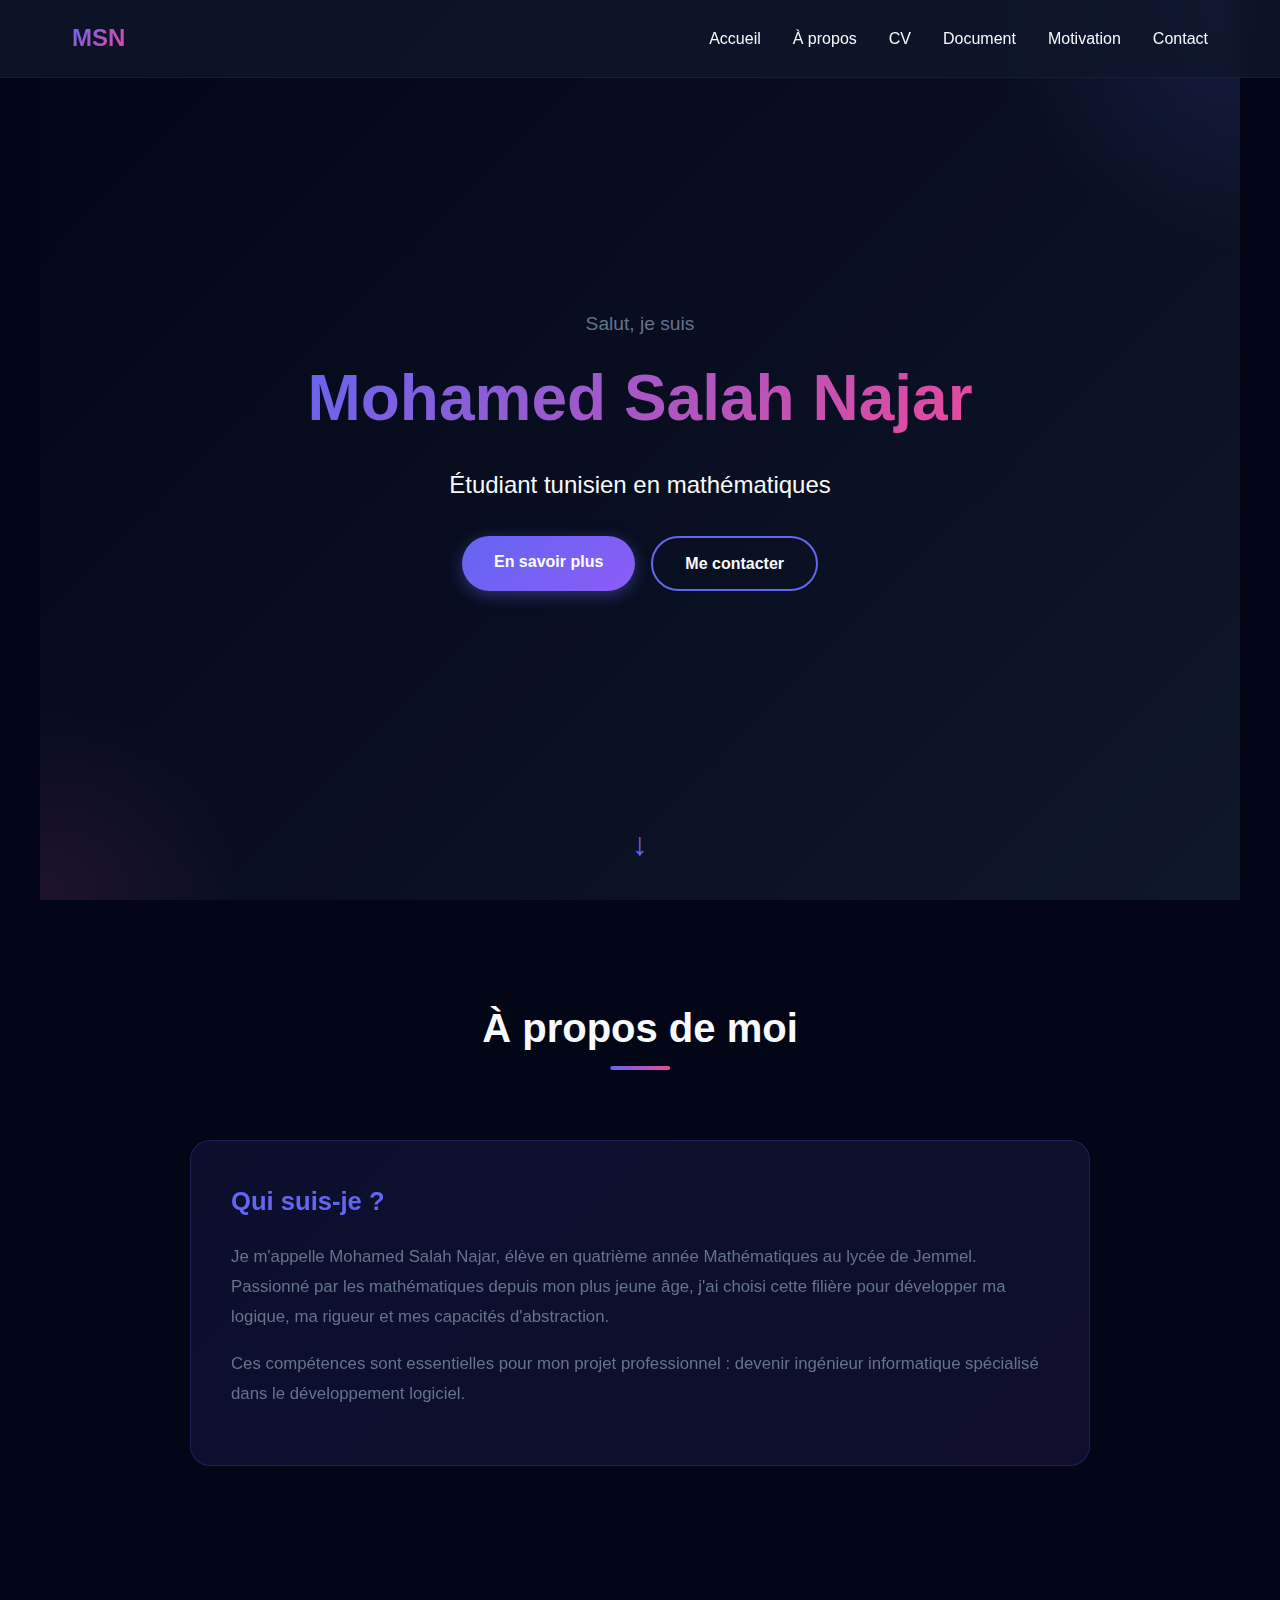
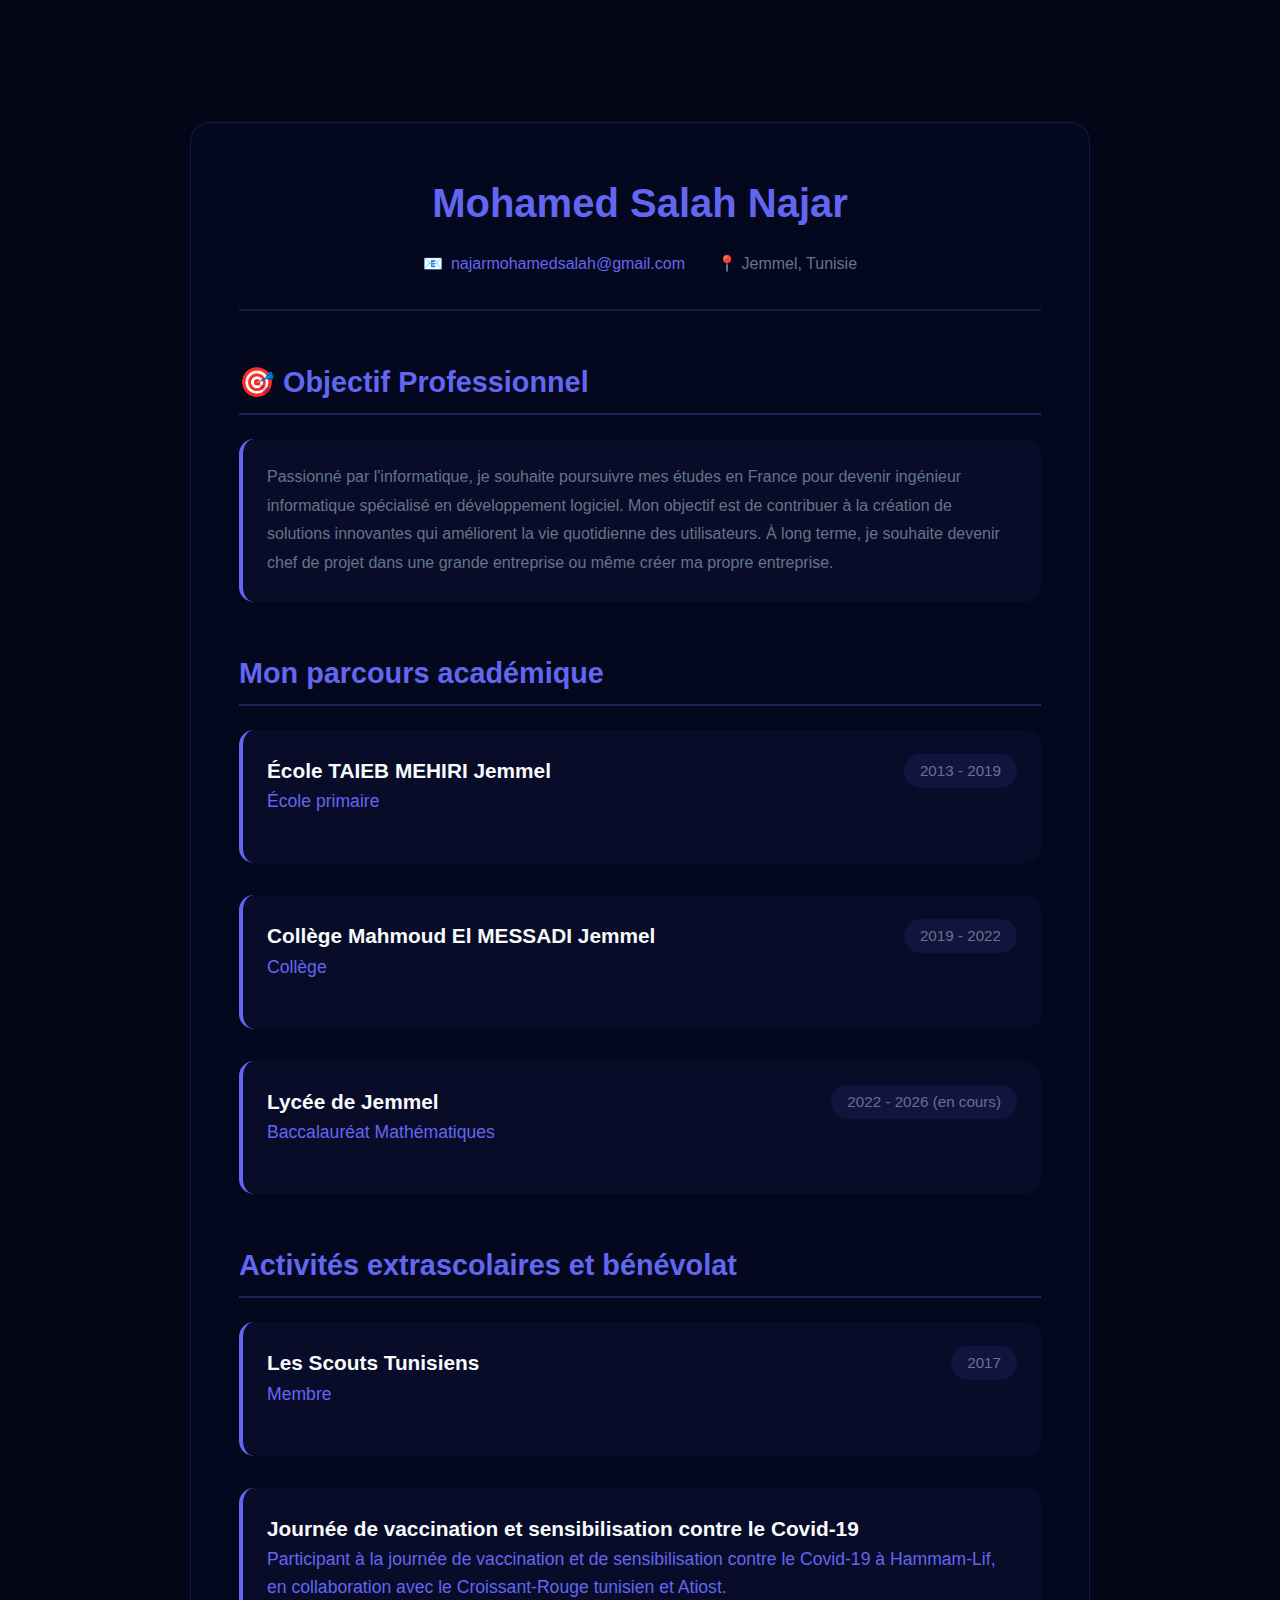
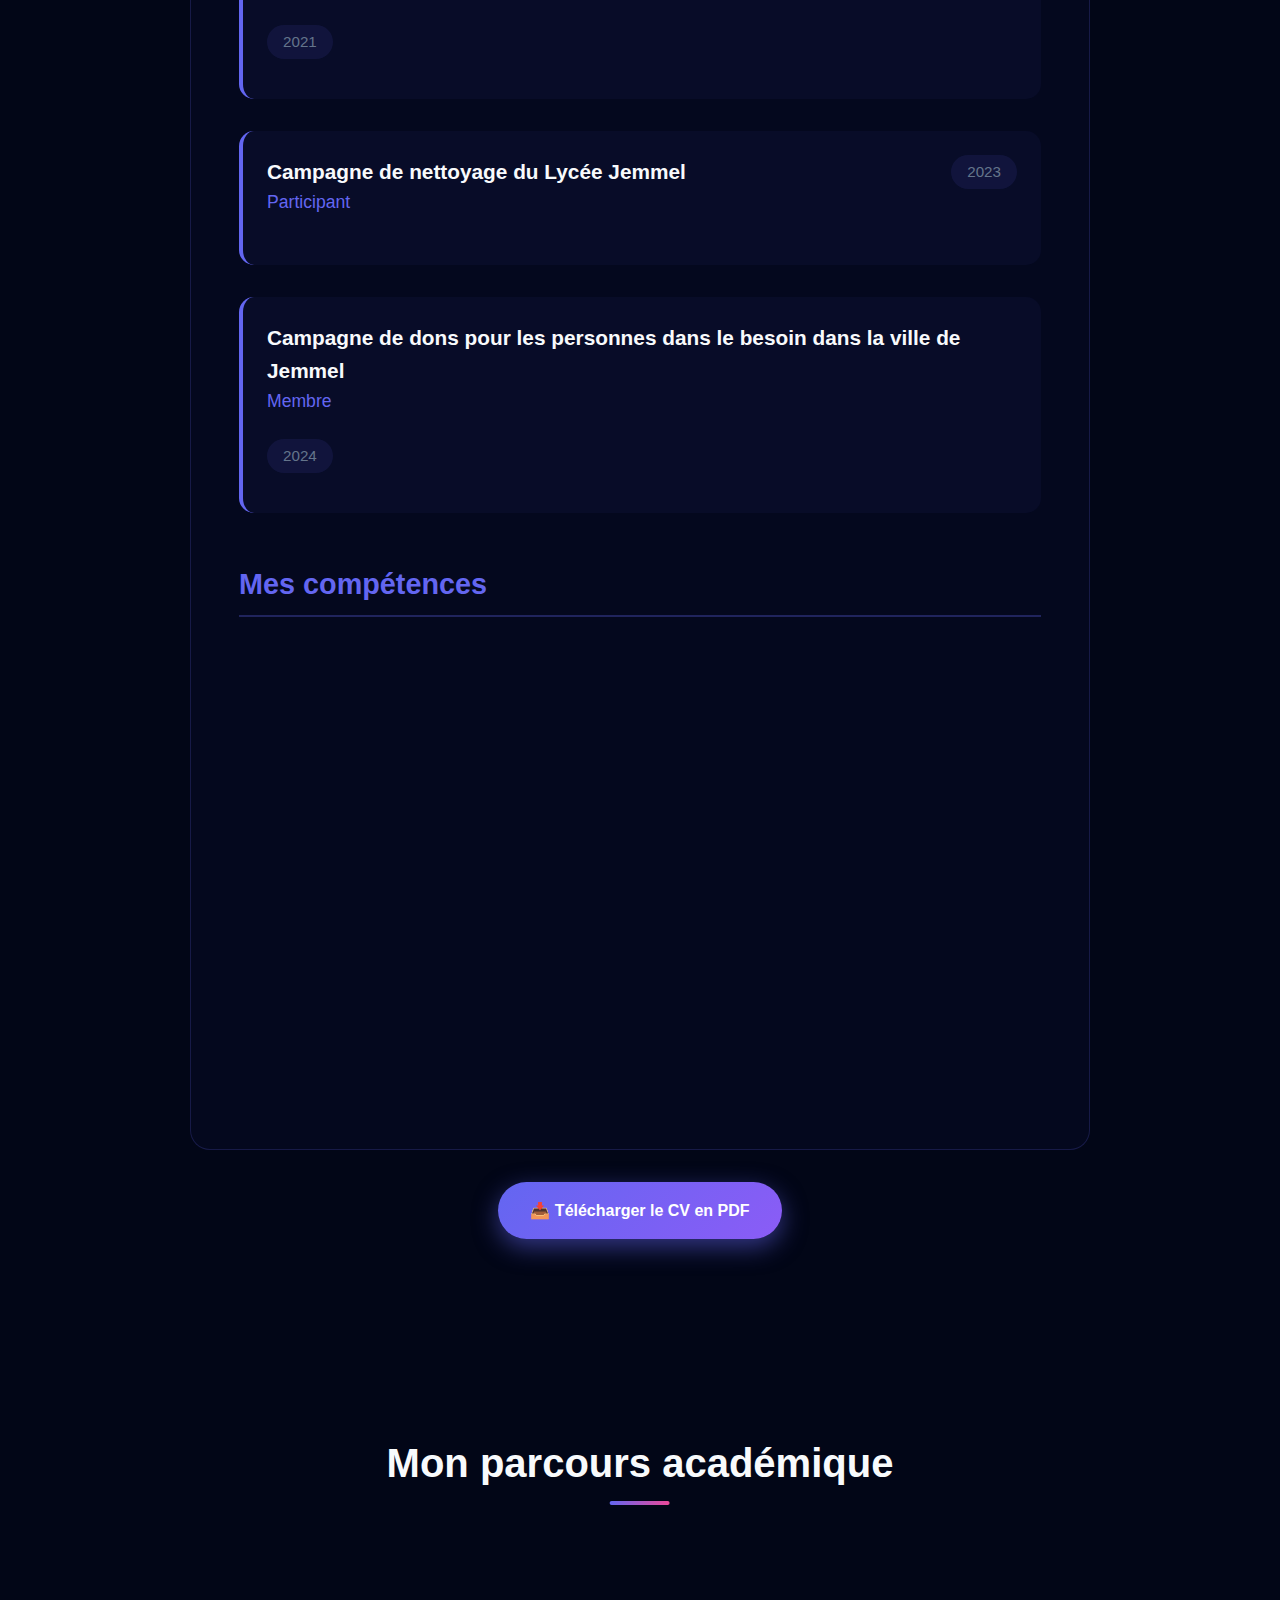
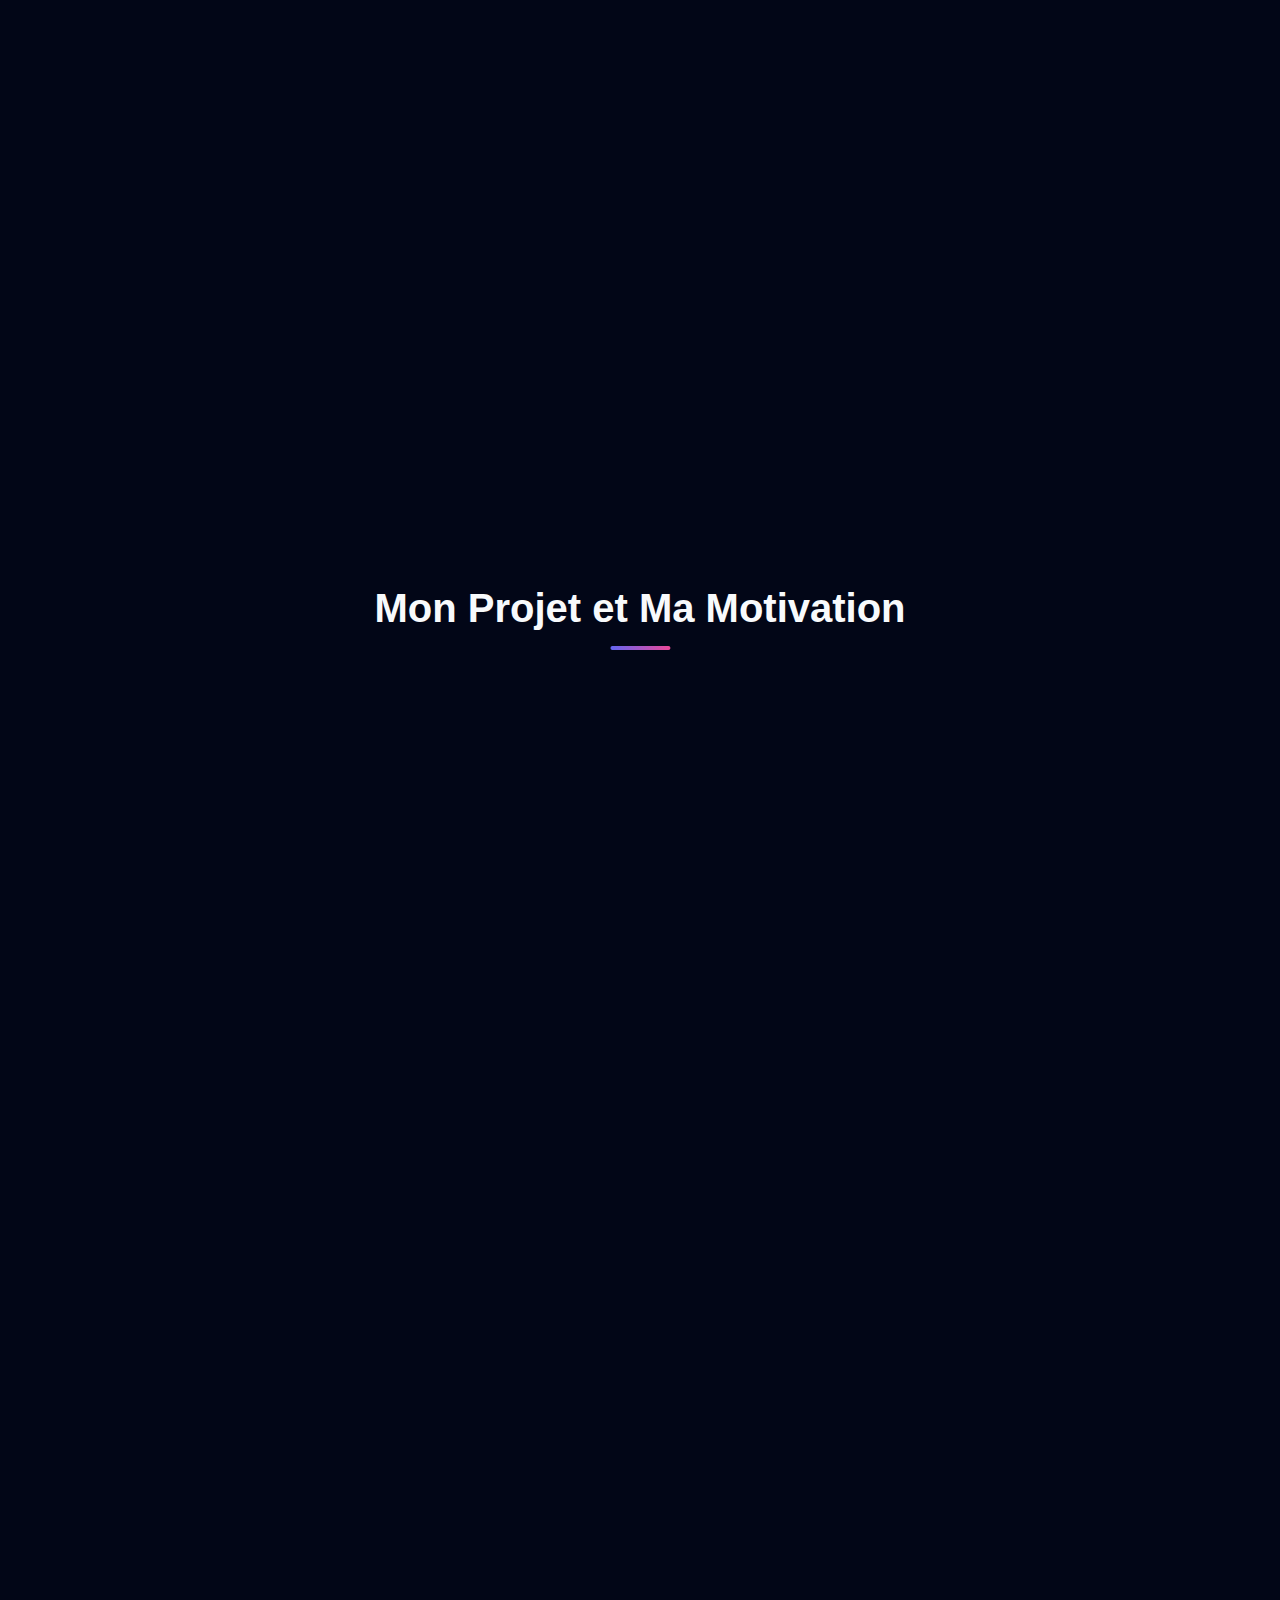
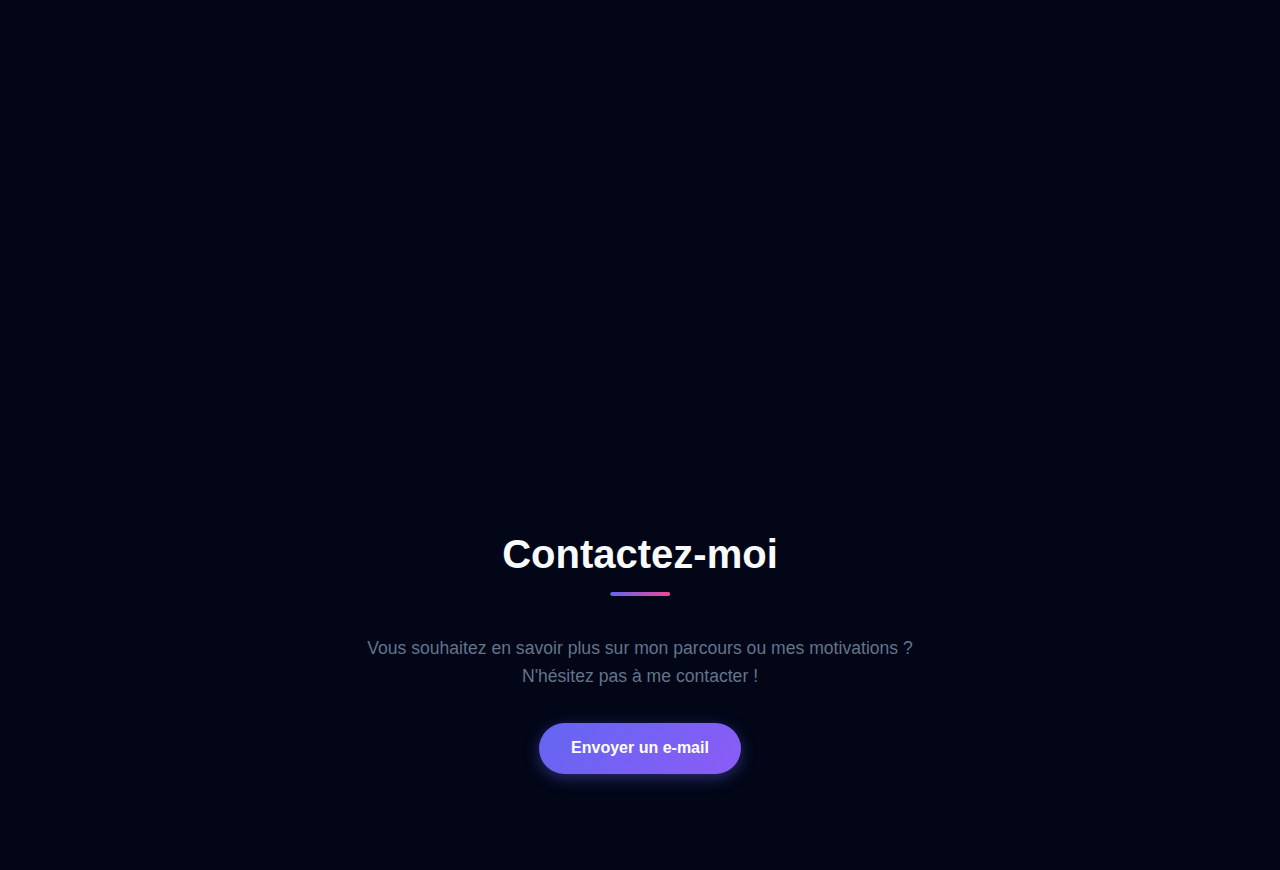
<file: index.html>
<!DOCTYPE html>
<html lang="fr">
<head>
  <meta charset="UTF-8">
  <meta name="viewport" content="width=device-width, initial-scale=1.0">
  <title>Mohamed Salah Najar - Portfolio</title>
  <link rel="stylesheet" href="styles.css">
</head>
<body>
  <nav class="navbar" id="navbar">
    <div class="navbar-container">
      <div class="logo">MSN</div>
      <ul class="nav-links">
        <li><a href="#home">Accueil</a></li>
        <li><a href="#about">À propos</a></li>
        <li><a href="#cv">CV</a></li>
        <li><a href="#curriculum">Document</a></li>
        <li><a href="#motivation">Motivation</a></li>
        <li><a href="#contact">Contact</a></li>
      </ul>
    </div>
  </nav>

  <section id="home" class="hero">
    <div class="hero-content">
      <p>Salut, je suis</p>
      <h1>Mohamed Salah Najar</h1>
      <p class="tagline">Étudiant tunisien en mathématiques</p>
      <div class="cta-buttons">
        <a href="#about" class="btn btn-primary">En savoir plus</a>
        <a href="#contact" class="btn btn-secondary">Me contacter</a>
      </div>
    </div>
    <div class="scroll-indicator"></div>
  </section>

  <section id="about">
    <h2 class="section-title">À propos de moi</h2>
    <div class="about-content">
      <div class="about-card">
        <div class="about-text">
          <h3>Qui suis-je ?</h3>
          <p>Je m'appelle Mohamed Salah Najar, élève en quatrième année Mathématiques au lycée de Jemmel. Passionné par les mathématiques depuis mon plus jeune âge, j'ai choisi cette filière pour développer ma logique, ma rigueur et mes capacités d'abstraction.</p>
          <p>Ces compétences sont essentielles pour mon projet professionnel : devenir ingénieur informatique spécialisé dans le développement logiciel.</p>
        </div>
      </div>
    </div>
  </section>
  <section id="cv" style="padding: 8rem 2rem 6rem;">
    <div class="cv-container">
      <div class="cv-header">
        <h1>Mohamed Salah Najar</h1>
        <div class="cv-contact">
          <div class="cv-contact-item">
            📧 <a href="mailto:najarmohamedsalah@gmail.com">najarmohamedsalah@gmail.com</a>
          </div>
          <div class="cv-contact-item">
            📍 Jemmel, Tunisie
          </div>
        </div>
      </div>

      <div class="cv-section">
        <h2 class="cv-section-title">🎯 Objectif Professionnel</h2>
        <div class="cv-item">
          <p class="cv-item-description">
            Passionné par l'informatique, je souhaite poursuivre mes études en France pour devenir ingénieur informatique spécialisé en développement logiciel. Mon objectif est de contribuer à la création de solutions innovantes qui améliorent la vie quotidienne des utilisateurs.
            À long terme, je souhaite devenir chef de projet dans une grande entreprise ou même créer ma propre entreprise.
          </p>
        </div>
      </div>

      <div class="cv-section">
        <h2 class="cv-section-title">Mon parcours académique</h2>
        <div class="cv-item">
          <div class="cv-item-header">
            <div>
              <h3 class="cv-item-title">École TAIEB MEHIRI Jemmel</h3>
              <p class="cv-item-subtitle">École primaire</p>
            </div>
            <span class="cv-item-date">2013 - 2019</span>
          </div>
        </div>
        <div class="cv-item">
          <div class="cv-item-header">
            <div>
              <h3 class="cv-item-title">Collège Mahmoud El MESSADI Jemmel</h3>
              <p class="cv-item-subtitle">Collège</p>
            </div>
            <span class="cv-item-date">2019 - 2022</span>
          </div>
        </div>
        <div class="cv-item">
          <div class="cv-item-header">
            <div>
              <h3 class="cv-item-title">Lycée de Jemmel</h3>
              <p class="cv-item-subtitle">Baccalauréat Mathématiques</p>
            </div>
            <span class="cv-item-date">2022 - 2026 (en cours)</span>
          </div>
        </div>
      </div>

      <div class="cv-section">
        <h2 class="cv-section-title">Activités extrascolaires et bénévolat</h2>
        <div class="cv-item">
          <div class="cv-item-header">
            <div>
              <h3 class="cv-item-title">Les Scouts Tunisiens</h3>
              <p class="cv-item-subtitle">Membre</p>
            </div>
            <span class="cv-item-date">2017</span>
          </div>
        </div>
        <div class="cv-item">
          <div class="cv-item-header">
            <div>
              <h3 class="cv-item-title">Journée de vaccination et sensibilisation contre le Covid-19</h3>
              <p class="cv-item-subtitle">Participant à la journée de vaccination et de sensibilisation contre le Covid-19 à Hammam-Lif, en collaboration avec le Croissant-Rouge tunisien et Atiost.</p>
            </div>
            <span class="cv-item-date">2021</span>
          </div>
        </div>
        <div class="cv-item">
          <div class="cv-item-header">
            <div>
              <h3 class="cv-item-title">Campagne de nettoyage du Lycée Jemmel</h3>
              <p class="cv-item-subtitle">Participant</p>
            </div>
            <span class="cv-item-date">2023</span>
          </div>
        </div>
        <div class="cv-item">
          <div class="cv-item-header">
            <div>
              <h3 class="cv-item-title">Campagne de dons pour les personnes dans le besoin dans la ville de Jemmel</h3>
              <p class="cv-item-subtitle">Membre</p>
            </div>
            <span class="cv-item-date">2024</span>
          </div>
        </div>
      </div>

      <div class="cv-section">
        <h2 class="cv-section-title">Mes compétences</h2>
        <div class="skills-grid">
          <div class="skill-card">
            <img src="images/py-logo.svg" alt="Python" onerror="this.style.display='none'">
            <h3>Python</h3>
          </div>
          <div class="skill-card">
            <img src="images/html-logo.svg" alt="HTML" onerror="this.style.display='none'">
            <h3>HTML</h3>
          </div>
          <div class="skill-card">
            <img src="images/css-logo.svg" alt="CSS" onerror="this.style.display='none'">
            <h3>CSS</h3>
          </div>
          <div class="skill-card">
            <img src="images/js-logo.png" alt="JavaScript" onerror="this.style.display='none'">
            <h3>JavaScript</h3>
          </div>
          <div class="skill-card">
            <img src="images/fr.svg" alt="Français" onerror="this.style.display='none'">
            <h3>Français</h3>
          </div>
          <div class="skill-card">
            <img src="images/uk.svg" alt="Anglais" onerror="this.style.display='none'">
            <h3>Anglais</h3>
          </div>
          <div class="skill-card">
            <img src="images/es.svg" alt="Espagnol" onerror="this.style.display='none'">
            <h3>Espagnol</h3>
          </div>
          <div class="skill-card">
            <img src="images/tn.svg" alt="Arabe" onerror="this.style.display='none'">
            <h3>Arabe</h3>
          </div>
        </div>
      </div>
    </div>
    
    <div>
      <div style="text-align: center;">
        <a href="PDF/CV_Mohamed_Salah_Najar.pdf" class="download-cv-btn" download>
          📥 Télécharger le CV en PDF
        </a>
      </div>
    </div>
  </section>

  <section id="curriculum">
    <h2 class="section-title">Mon parcours académique</h2>
    <div class="curriculum-grid">
      <div class="curriculum-card">
        <div class="curriculum-icon">📚</div>
        <h3>Notes scolaires</h3>
        <p>Consultez mon bulletin de notes et mes performances académiques</p>
        <a href="notes.html" class="curriculum-link">Voir les notes →</a>
      </div>
      <div class="curriculum-card">
        <div class="curriculum-icon">🏆</div>
        <h3>Certificats</h3>
        <p>Mes diplômes, certifications et reconnaissances académiques</p>
        <a href="certificats-de-formation.html" class="curriculum-link">Voir les certificats →</a>
      </div>
      <div class="curriculum-card">
        <div class="curriculum-icon">✉️</div>
        <h3>Lettres de recommandation</h3>
        <p>Recommandations de mes professeurs et encadrants</p>
        <a href="lettres-recommandation.html" class="curriculum-link">Voir les lettres →</a>
      </div>
    </div>
  </section>

  <section id="motivation">
    <h2 class="section-title">Mon Projet et Ma Motivation</h2>
    <div class="motivation-content">
      <div class="motivation-item">
        <h2>Qu’est-ce qui a motivé mon choix pour l’enseignement français ?</h2>
        <p>J'ai choisi la France pour la qualité de son enseignement et les nombreux avantages qu'elle offre aux étudiants internationaux, tout comme aux étudiants français. De plus, je suis convaincu que mon diplôme sera reconnu par l'État et les employeurs de mon pays d'origine une fois mes études terminées, ce qui en fait le choix idéal à tous égards.</p>
      </div>
      <div class="motivation-item">
        <h2>Quelles sont les raisons qui ont guidé mon choix de formation ?</h2>
        <p>J’ai choisi la Licence Sciences, Technologies, Santé, mention Informatique à l’Université de Bourgogne, car cette formation correspond pleinement au projet professionnel que j’ai défini. À ce stade, je ne suis pas certain que l’intégration directe d’une école d’ingénieurs soit la voie la plus adaptée pour moi, estimant ne pas encore disposer de toutes les bases scientifiques et méthodologiques nécessaires. Les trois années de licence à Dijon me permettront d’acquérir des connaissances solides, une rigueur de travail et une méthode indispensables pour réussir la suite de mon parcours. Cette formation constitue ainsi la première étape majeure vers mes objectifs professionnels futurs.</p>
      </div>
      <div class="motivation-item">
        <h2>Quel est mon projet professionnel ?</h2>
        <p>Mon projet professionnel est de devenir ingénieur informatique, en particulier dans le domaine du développement logiciel. Je souhaite contribuer à la création de solutions innovantes qui améliorent la vie quotidienne des utilisateurs.</p>
        <p>À long terme, je souhaite devenir chef de projet dans une grande entreprise ou même créer ma propre entreprise.</p>
      </div>
      <div class="motivation-item">
        <h2>Pourquoi ai-je choisi la ville de Dijon ?</h2>
        <p>Ce n’est pas réellement un choix de ville, mais d’abord et avant tout un choix de formation parfaitement alignée avec mon projet d’études. La ville constitue toutefois un atout secondaire non négligeable : son environnement stimulant, ses nombreuses opportunités et sa qualité de vie étudiante, renforcés par la proximité de membres de ma famille à Autun, correspondent idéalement à mes aspirations.</p>
      </div>
    </div>
  </section>

  <section id="contact">
    <h2 class="section-title">Contactez-moi</h2>
    <div class="contact-content">
      <p>Vous souhaitez en savoir plus sur mon parcours ou mes motivations ? N'hésitez pas à me contacter !</p>
      <div class="cta-buttons">
        <a href="mailto:najarmohamedsalah@gmail.com" class="btn btn-primary">Envoyer un e-mail</a>
      </div>
    </div>
  </section>

  <script src="script.js"></script>
</body>
</html>
</file>
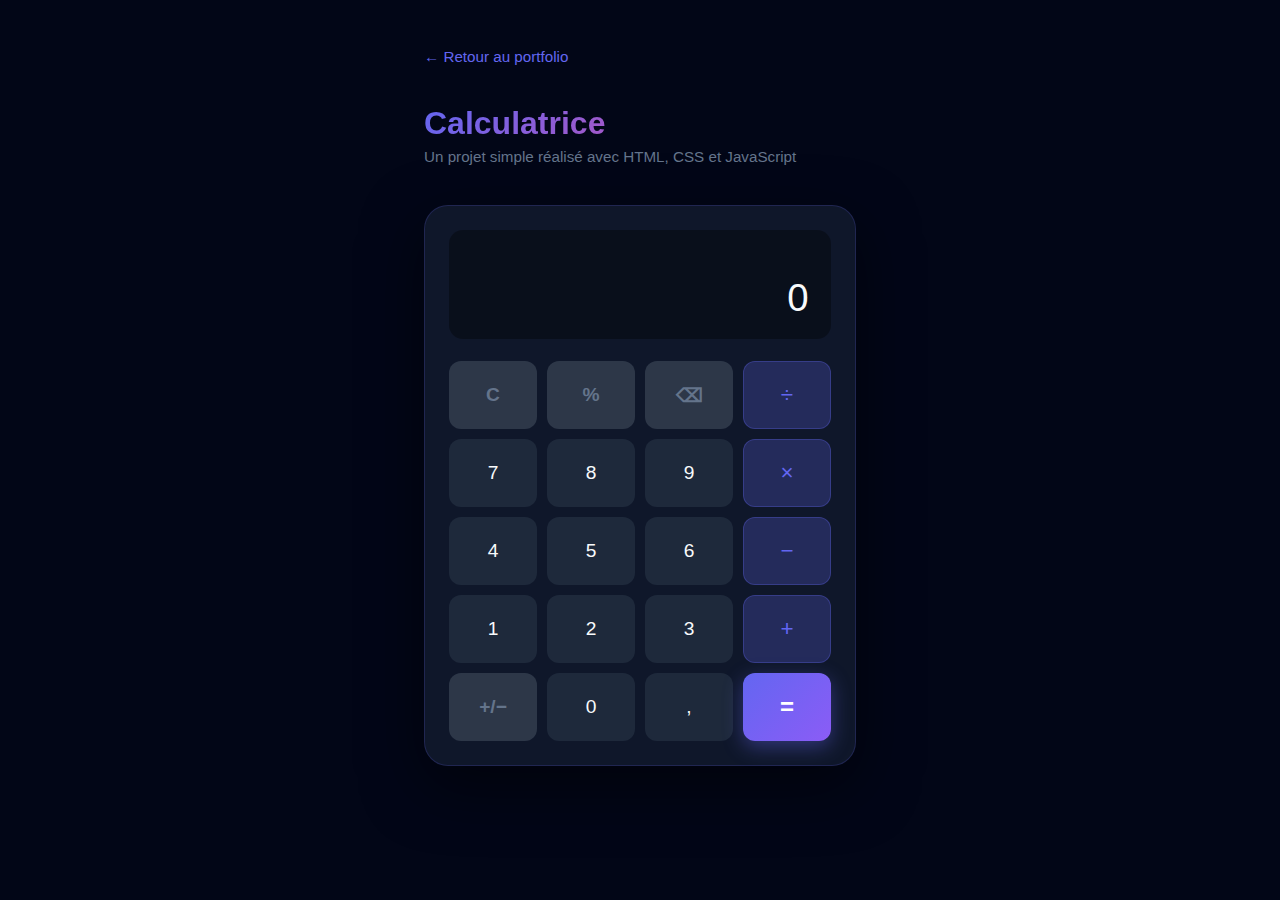
<file: projects/Calculatrice/index.html>
<!DOCTYPE html>
<html lang="fr">
<head>
  <meta charset="UTF-8">
  <meta name="viewport" content="width=device-width, initial-scale=1.0">
  <title>Calculatrice - Mohamed Salah Najar</title>
  <link rel="stylesheet" href="style.css">
</head>
<body>

  <div class="page-wrapper">

    <a href="../index.html" class="retour-lien">← Retour au portfolio</a>

    <h1 class="titre-page">Calculatrice</h1>
    <p class="sous-titre">Un projet simple réalisé avec HTML, CSS et JavaScript</p>

    <div class="calculatrice">

      <!-- Écran d'affichage -->
      <div class="ecran">
        <div class="expression" id="expression"></div>
        <div class="resultat" id="resultat">0</div>
      </div>

      <!-- Boutons -->
      <div class="grille-boutons">

        <!-- Ligne 1 : C % ⌫ ÷ -->
        <button class="btn btn-special" onclick="effacerTout()">C</button>
        <button class="btn btn-special" onclick="ajouterSymbole('%')">%</button>
        <button class="btn btn-special" onclick="effacerDernier()">⌫</button>
        <button class="btn btn-operateur" onclick="ajouterSymbole('/')">÷</button>

        <!-- Ligne 2 : 7 8 9 × -->
        <button class="btn btn-chiffre" onclick="ajouterSymbole('7')">7</button>
        <button class="btn btn-chiffre" onclick="ajouterSymbole('8')">8</button>
        <button class="btn btn-chiffre" onclick="ajouterSymbole('9')">9</button>
        <button class="btn btn-operateur" onclick="ajouterSymbole('*')">×</button>

        <!-- Ligne 3 : 4 5 6 − -->
        <button class="btn btn-chiffre" onclick="ajouterSymbole('4')">4</button>
        <button class="btn btn-chiffre" onclick="ajouterSymbole('5')">5</button>
        <button class="btn btn-chiffre" onclick="ajouterSymbole('6')">6</button>
        <button class="btn btn-operateur" onclick="ajouterSymbole('-')">−</button>

        <!-- Ligne 4 : 1 2 3 + -->
        <button class="btn btn-chiffre" onclick="ajouterSymbole('1')">1</button>
        <button class="btn btn-chiffre" onclick="ajouterSymbole('2')">2</button>
        <button class="btn btn-chiffre" onclick="ajouterSymbole('3')">3</button>
        <button class="btn btn-operateur" onclick="ajouterSymbole('+')">+</button>

        <!-- Ligne 5 : +/- 0 , = -->
        <button class="btn btn-special" onclick="changerSigne()">+/−</button>
        <button class="btn btn-chiffre" onclick="ajouterSymbole('0')">0</button>
        <button class="btn btn-chiffre" onclick="ajouterVirgule()">,</button>
        <button class="btn btn-egal" onclick="calculer()">=</button>

      </div>
    </div>
  </div>

  <script src="script.js"></script>
</body>
</html>
</file>
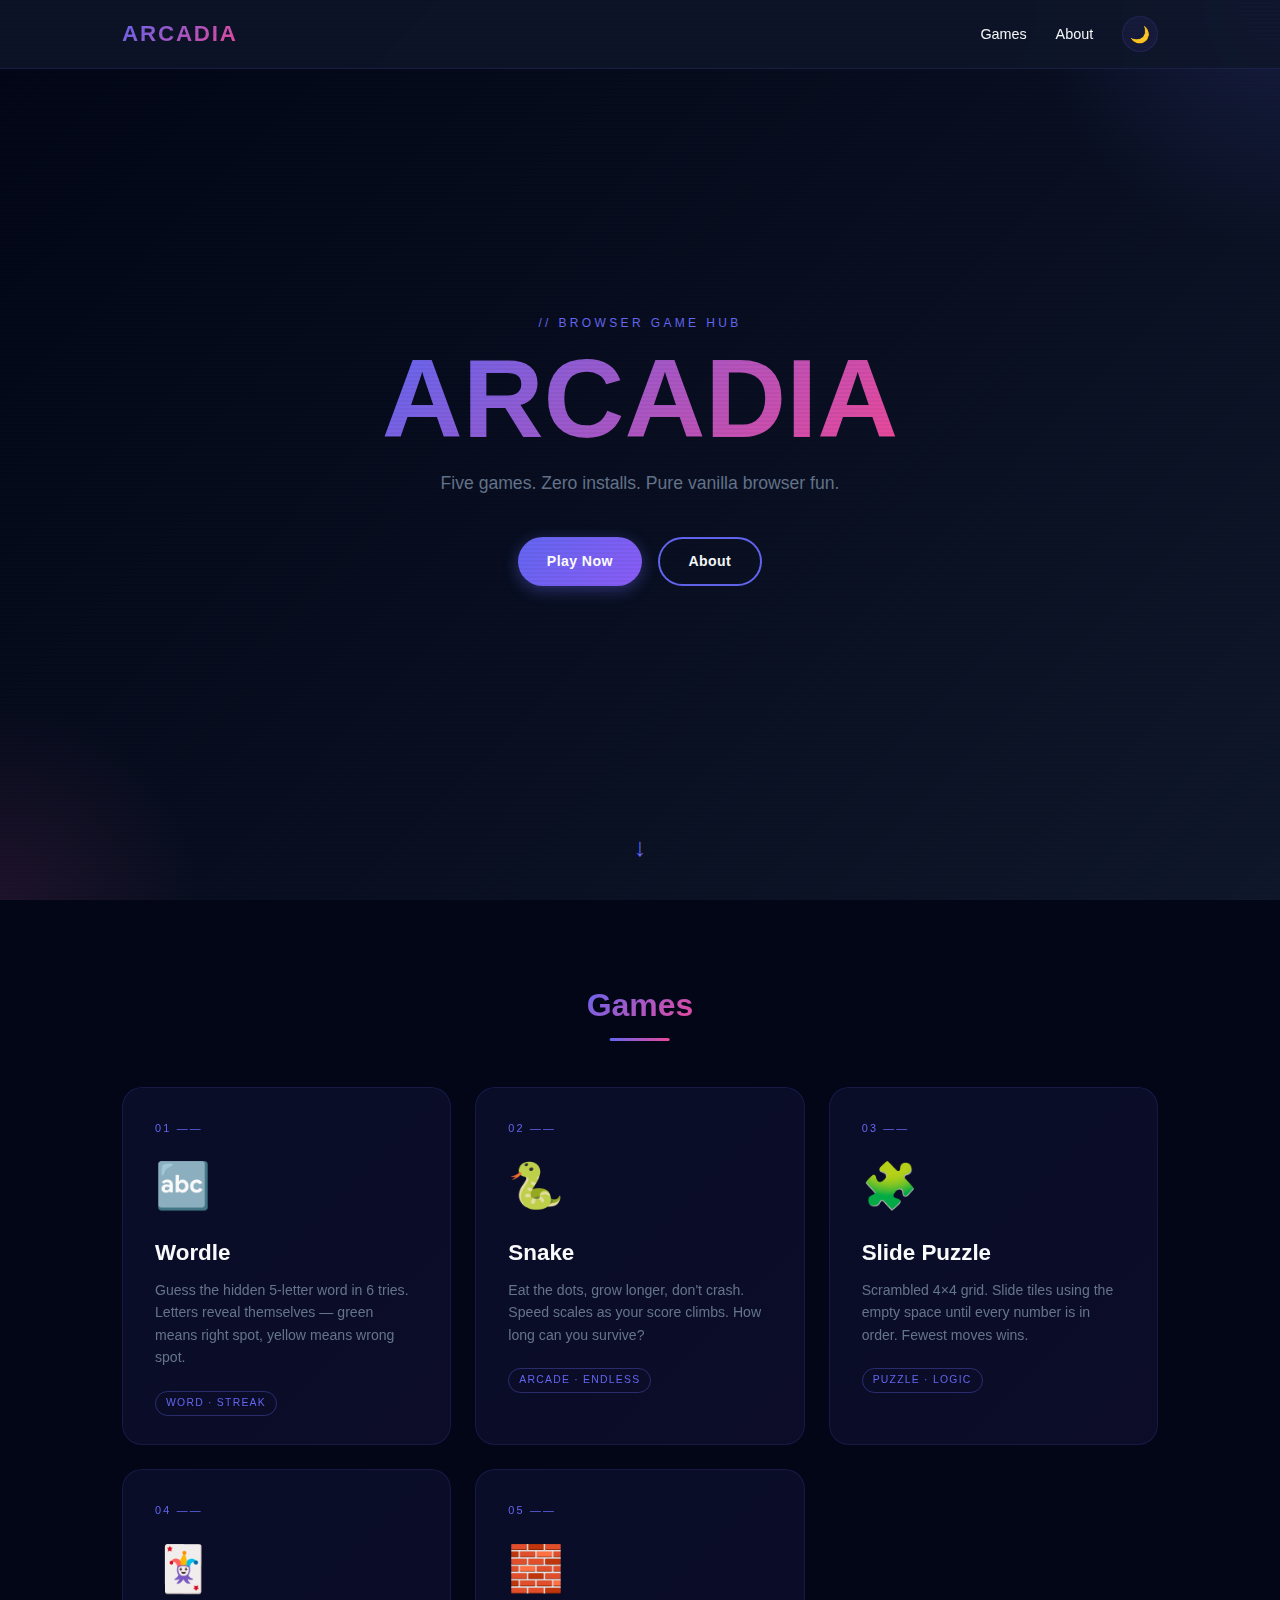
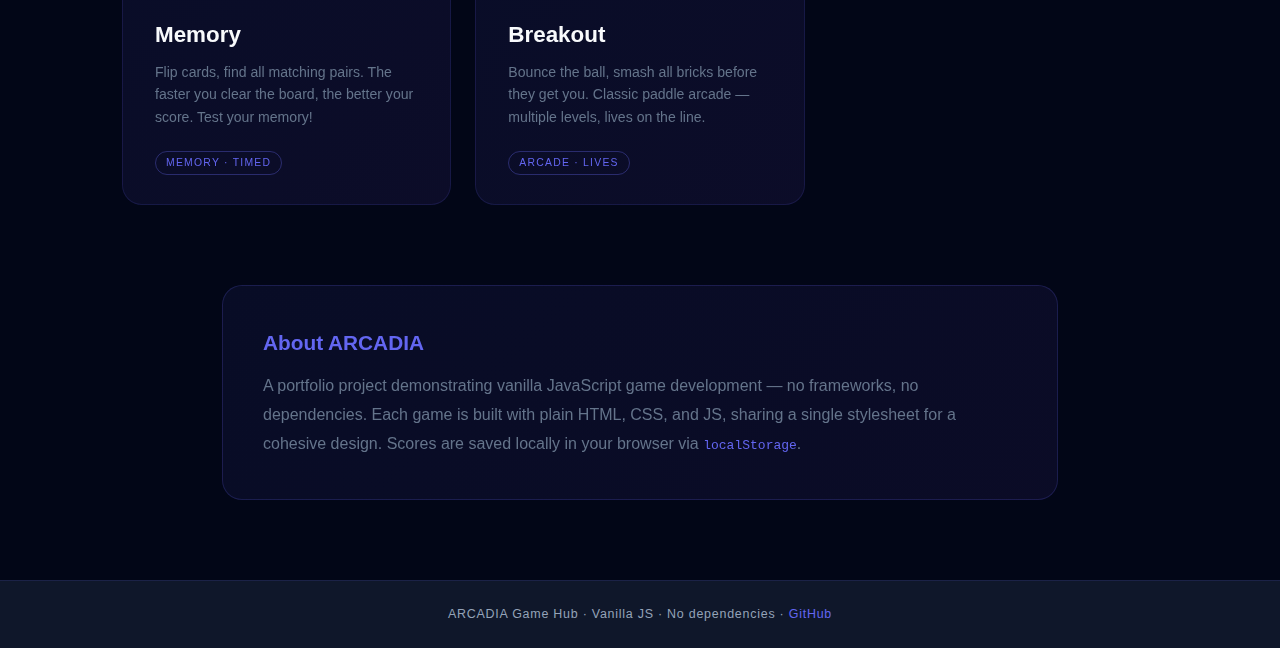
<file: projects/gamehub/index.html>
<!DOCTYPE html>
<html lang="en" data-theme="dark">
<head>
<meta charset="UTF-8">
<meta name="viewport" content="width=device-width, initial-scale=1.0">
<title>ARCADIA — Game Hub</title>
<link rel="stylesheet" href="style.css">
<style>
  /* Hero */
  .hero {
    min-height:100vh; display:flex; align-items:center; justify-content:center;
    position:relative; overflow:hidden;
    background:linear-gradient(135deg,var(--darker) 0%,var(--dark) 100%);
  }
  .hero::before {
    content:''; position:absolute;
    width:500px; height:500px;
    background:radial-gradient(circle,rgba(99,102,241,0.15) 0%,transparent 70%);
    top:-250px; right:-250px;
    animation:float 20s ease-in-out infinite;
  }
  .hero::after {
    content:''; position:absolute;
    width:400px; height:400px;
    background:radial-gradient(circle,rgba(236,72,153,0.1) 0%,transparent 70%);
    bottom:-200px; left:-200px;
    animation:float 15s ease-in-out infinite reverse;
  }
  @keyframes float {
    0%,100% { transform:translate(0,0) rotate(0deg); }
    50%      { transform:translate(50px,50px) rotate(180deg); }
  }
  .hero-content {
    text-align:center; z-index:1; padding:2rem;
    animation:fadeInUp 0.9s ease;
  }
  .hero-tag { font-size:0.75rem; letter-spacing:0.28em; text-transform:uppercase; color:var(--primary); margin-bottom:1rem; }
  .hero-content h1 {
    font-size:clamp(3rem,12vw,7rem); font-weight:800; line-height:0.9; margin-bottom:1.2rem;
    background:linear-gradient(135deg,var(--primary),var(--accent));
    -webkit-background-clip:text; -webkit-text-fill-color:transparent; background-clip:text;
  }
  .hero-content .tagline { font-size:1.1rem; color:var(--gray); margin-bottom:2.5rem; }
  .cta-buttons { display:flex; gap:1rem; justify-content:center; flex-wrap:wrap; }

  .scroll-indicator {
    position:absolute; bottom:32px; left:50%; transform:translateX(-50%);
    animation:bounce 2s infinite; color:var(--primary); font-size:1.6rem;
  }
  @keyframes bounce {
    0%,20%,50%,80%,100% { transform:translateX(-50%) translateY(0); }
    40% { transform:translateX(-50%) translateY(-10px); }
    60% { transform:translateX(-50%) translateY(-5px); }
  }

  /* Games grid */
  .games-section {
    max-width:1100px; margin:0 auto; padding:5rem 2rem;
  }
  .games-grid {
    display:grid;
    grid-template-columns:repeat(auto-fill,minmax(300px,1fr));
    gap:1.5rem;
    margin-top:1rem;
  }
  .game-card {
    display:block; text-decoration:none; color:inherit;
    padding:2rem 2rem 1.8rem;
  }
  .game-card-num {
    font-size:0.68rem; letter-spacing:0.2em; text-transform:uppercase;
    color:var(--primary); margin-bottom:0.8rem;
  }
  .game-card-icon { font-size:2.8rem; margin-bottom:0.8rem; display:block; }
  .game-card h3 { font-size:1.4rem; font-weight:700; margin-bottom:0.5rem; }
  .game-card p { color:var(--gray); font-size:0.88rem; line-height:1.6; margin-bottom:1.2rem; }
  .game-card-tag {
    display:inline-block; font-size:0.65rem; letter-spacing:0.12em; text-transform:uppercase;
    color:var(--primary); border:1px solid rgba(99,102,241,0.35);
    padding:3px 10px; border-radius:20px;
  }

  /* About strip */
  .about-strip {
    max-width:900px; margin:0 auto; padding:0 2rem 5rem;
  }
  .about-card {
    padding:2.5rem; border-radius:20px;
    background:linear-gradient(135deg,rgba(99,102,241,0.07),rgba(139,92,246,0.07));
    border:1px solid rgba(99,102,241,0.2);
  }
  .about-card h3 { color:var(--primary); font-size:1.3rem; margin-bottom:0.8rem; }
  .about-card p { color:var(--gray); line-height:1.8; }
</style>
</head>
<body>

<nav class="navbar" id="navbar">
  <div class="navbar-container">
    <a class="logo" href="index.html">ARCADIA</a>
    <div style="display: flex; align-items: center; gap: 1.8rem;">
      <ul class="nav-links">
        <li><a href="#games">Games</a></li>
        <li><a href="#about">About</a></li>
      </ul>
      <button class="theme-toggle" id="theme-toggle" title="Toggle theme" style="margin: 0; padding: 0;">
        <span class="theme-icon">🌙</span>
      </button>
    </div>
  </div>
</nav>

<!-- Hero -->
<section class="hero">
  <div class="hero-content">
    <div class="hero-tag">// Browser Game Hub</div>
    <h1>ARCADIA</h1>
    <p class="tagline">Five games. Zero installs. Pure vanilla browser fun.</p>
    <div class="cta-buttons">
      <a href="#games" class="btn btn-primary">Play Now</a>
      <a href="#about" class="btn btn-secondary">About</a>
    </div>
  </div>
  <div class="scroll-indicator">↓</div>
</section>

<!-- Games -->
<section class="games-section" id="games">
  <h2 class="section-title">Games</h2>
  <div class="games-grid">

    <a class="game-card glass-card fade-in fade-in-1" href="wordle/index.html">
      <div class="game-card-num">01 ——</div>
      <span class="game-card-icon">🔤</span>
      <h3>Wordle</h3>
      <p>Guess the hidden 5-letter word in 6 tries. Letters reveal themselves — green means right spot, yellow means wrong spot.</p>
      <span class="game-card-tag">Word · Streak</span>
    </a>

    <a class="game-card glass-card fade-in fade-in-2" href="snake/index.html">
      <div class="game-card-num">02 ——</div>
      <span class="game-card-icon">🐍</span>
      <h3>Snake</h3>
      <p>Eat the dots, grow longer, don't crash. Speed scales as your score climbs. How long can you survive?</p>
      <span class="game-card-tag">Arcade · Endless</span>
    </a>

    <a class="game-card glass-card fade-in fade-in-3" href="puzzle/index.html">
      <div class="game-card-num">03 ——</div>
      <span class="game-card-icon">🧩</span>
      <h3>Slide Puzzle</h3>
      <p>Scrambled 4×4 grid. Slide tiles using the empty space until every number is in order. Fewest moves wins.</p>
      <span class="game-card-tag">Puzzle · Logic</span>
    </a>

    <a class="game-card glass-card fade-in fade-in-4" href="memory/index.html">
      <div class="game-card-num">04 ——</div>
      <span class="game-card-icon">🃏</span>
      <h3>Memory</h3>
      <p>Flip cards, find all matching pairs. The faster you clear the board, the better your score. Test your memory!</p>
      <span class="game-card-tag">Memory · Timed</span>
    </a>

    <a class="game-card glass-card fade-in fade-in-5" href="breakout/index.html">
      <div class="game-card-num">05 ——</div>
      <span class="game-card-icon">🧱</span>
      <h3>Breakout</h3>
      <p>Bounce the ball, smash all bricks before they get you. Classic paddle arcade — multiple levels, lives on the line.</p>
      <span class="game-card-tag">Arcade · Lives</span>
    </a>

  </div>
</section>

<!-- About -->
<section class="about-strip" id="about">
  <div class="about-card glass-card" style="padding:2.5rem">
    <h3>About ARCADIA</h3>
    <p>A portfolio project demonstrating vanilla JavaScript game development — no frameworks, no dependencies. Each game is built with plain HTML, CSS, and JS, sharing a single stylesheet for a cohesive design. Scores are saved locally in your browser via <code style="color:var(--primary)">localStorage</code>.</p>
  </div>
</section>

<footer>
  <p>ARCADIA Game Hub · Vanilla JS · No dependencies · <a href="#">GitHub</a></p>
</footer>

<script src="theme-setup.js"></script>
<script>
  const nav = document.getElementById('navbar');
  window.addEventListener('scroll', () => {
    nav.classList.toggle('scrolled', window.scrollY > 50);
  });
</script>
</body>
</html>
</file>
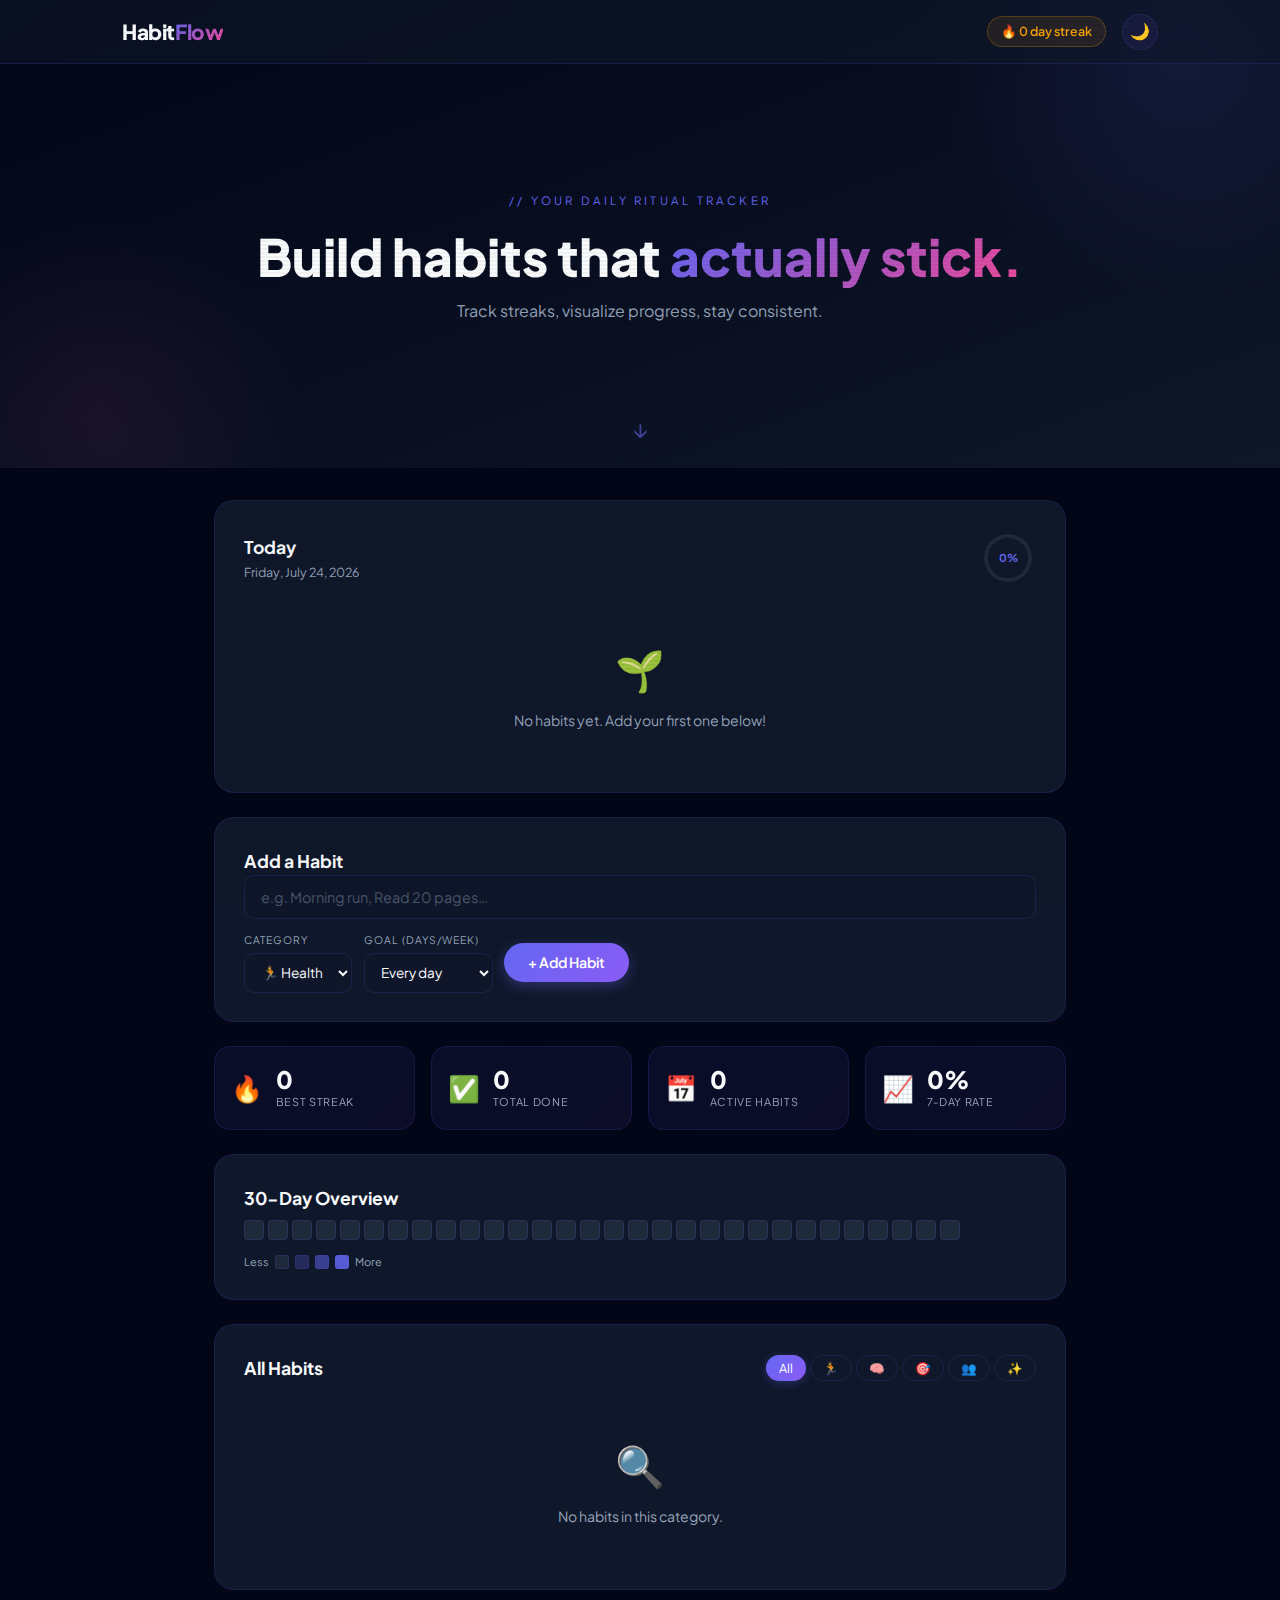
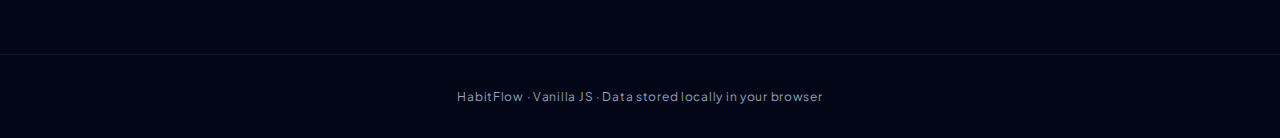
<file: projects/habit-tracker/index.html>
<!DOCTYPE html>
<html lang="en" data-theme="dark">
<head>
<meta charset="UTF-8">
<meta name="viewport" content="width=device-width, initial-scale=1.0">
<title>HabitFlow</title>
<link rel="preconnect" href="https://fonts.googleapis.com">
<link href="https://fonts.googleapis.com/css2?family=Plus+Jakarta+Sans:wght@300;400;500;600;700;800&display=swap" rel="stylesheet">
<link rel="stylesheet" href="style.css">
</head>
<body>

<nav class="navbar" id="navbar">
  <div class="nav-inner">
    <a class="logo" href="#">Habit<span>Flow</span></a>
    <div class="nav-right">
      <div class="streak-badge">🔥 <span id="top-streak">0</span> day streak</div>
      <button class="theme-toggle" id="theme-toggle" title="Toggle theme">
        <span class="theme-icon">🌙</span>
      </button>
    </div>
  </div>
</nav>

<header class="hero">
  <div class="hero-glow hero-glow-1"></div>
  <div class="hero-glow hero-glow-2"></div>
  <div class="hero-content">
    <p class="hero-tag">// Your daily ritual tracker</p>
    <h1>Build habits that <span class="gradient-text">actually stick.</span></h1>
    <p class="hero-sub">Track streaks, visualize progress, stay consistent.</p>
  </div>
  <div class="scroll-cue">↓</div>
</header>

<main class="app-container" id="app">

  <!-- TODAY -->
  <section class="panel today-panel">
    <div class="panel-header">
      <div>
        <h2 class="panel-title">Today</h2>
        <p class="panel-date" id="today-date"></p>
      </div>
      <div class="today-progress-wrap">
        <svg class="progress-ring" width="56" height="56" viewBox="0 0 56 56">
          <defs>
            <linearGradient id="ring-grad" x1="0%" y1="0%" x2="100%" y2="100%">
              <stop offset="0%" stop-color="#6366f1"/>
              <stop offset="100%" stop-color="#ec4899"/>
            </linearGradient>
          </defs>
          <circle cx="28" cy="28" r="22" class="ring-bg"/>
          <circle cx="28" cy="28" r="22" class="ring-fill" id="ring-fill"/>
        </svg>
        <span class="progress-pct" id="progress-pct">0%</span>
      </div>
    </div>
    <div class="habits-list" id="habits-list"></div>
  </section>

  <!-- ADD -->
  <section class="panel add-panel">
    <h2 class="panel-title">Add a Habit</h2>
    <div class="add-form">
      <div class="form-row">
        <input type="text" id="habit-input" class="habit-input" placeholder="e.g. Morning run, Read 20 pages…" maxlength="40" autocomplete="off">
      </div>
      <div class="form-row form-row-2">
        <div class="field-group">
          <label>Category</label>
          <select id="habit-category" class="select-input">
            <option value="health">🏃 Health</option>
            <option value="mind">🧠 Mind</option>
            <option value="skill">🎯 Skill</option>
            <option value="social">👥 Social</option>
            <option value="other">✨ Other</option>
          </select>
        </div>
        <div class="field-group">
          <label>Goal (days/week)</label>
          <select id="habit-goal" class="select-input">
            <option value="7">Every day</option>
            <option value="5">5× / week</option>
            <option value="3">3× / week</option>
            <option value="1">Once a week</option>
          </select>
        </div>
        <button class="btn btn-primary" id="add-btn">+ Add Habit</button>
      </div>
    </div>
  </section>

  <!-- STATS -->
  <section class="stats-row">
    <div class="stat-card glass-card">
      <div class="stat-icon">🔥</div>
      <div class="stat-info"><div class="stat-val" id="stat-streak">0</div><div class="stat-label">Best Streak</div></div>
    </div>
    <div class="stat-card glass-card">
      <div class="stat-icon">✅</div>
      <div class="stat-info"><div class="stat-val" id="stat-total">0</div><div class="stat-label">Total Done</div></div>
    </div>
    <div class="stat-card glass-card">
      <div class="stat-icon">📅</div>
      <div class="stat-info"><div class="stat-val" id="stat-habits">0</div><div class="stat-label">Active Habits</div></div>
    </div>
    <div class="stat-card glass-card">
      <div class="stat-icon">📈</div>
      <div class="stat-info"><div class="stat-val" id="stat-rate">0%</div><div class="stat-label">7-day Rate</div></div>
    </div>
  </section>

  <!-- HEATMAP -->
  <section class="panel heatmap-panel">
    <h2 class="panel-title">30-Day Overview</h2>
    <div class="heatmap-wrap" id="heatmap"></div>
    <div class="heatmap-legend">
      <span>Less</span>
      <div class="legend-cell lc-0"></div>
      <div class="legend-cell lc-1"></div>
      <div class="legend-cell lc-2"></div>
      <div class="legend-cell lc-3"></div>
      <span>More</span>
    </div>
  </section>

  <!-- ALL HABITS -->
  <section class="panel habits-table-panel">
    <div class="panel-header">
      <h2 class="panel-title">All Habits</h2>
      <div class="filter-tabs" id="filter-tabs">
        <button class="ftab active" data-filter="all">All</button>
        <button class="ftab" data-filter="health">🏃</button>
        <button class="ftab" data-filter="mind">🧠</button>
        <button class="ftab" data-filter="skill">🎯</button>
        <button class="ftab" data-filter="social">👥</button>
        <button class="ftab" data-filter="other">✨</button>
      </div>
    </div>
    <div id="habits-table"></div>
  </section>

</main>

<footer>
  <p>HabitFlow · Vanilla JS · Data stored locally in your browser</p>
</footer>

<script src="app.js"></script>
</body>
</html>
</file>
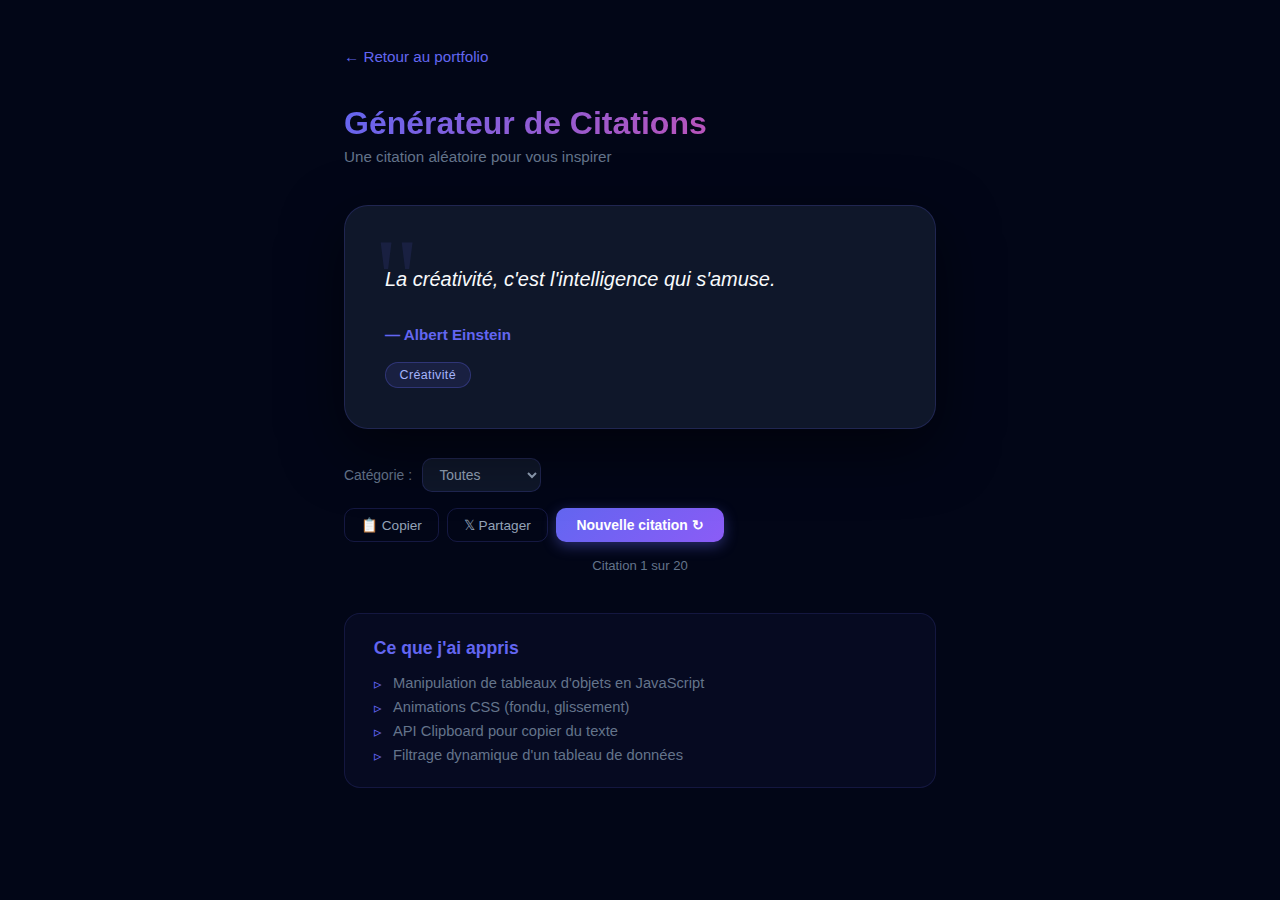
<file: projects/quote-generator/index.html>
<!DOCTYPE html>
<html lang="fr">
<head>
  <meta charset="UTF-8">
  <meta name="viewport" content="width=device-width, initial-scale=1.0">
  <title>Générateur de Citations - Mohamed Salah Najar</title>
  <link rel="stylesheet" href="style.css">
</head>
<body>

  <div class="page-wrapper">

    <a href="../index.html" class="retour-lien">← Retour au portfolio</a>

    <h1 class="titre-page">Générateur de Citations</h1>
    <p class="sous-titre">Une citation aléatoire pour vous inspirer</p>

    <!-- Carte principale -->
    <div class="carte-citation" id="carte-citation">

      <!-- Guillemet décoratif -->
      <div class="guillemet">"</div>

      <!-- Texte de la citation -->
      <p class="texte-citation" id="texte-citation">
        Le seul moyen de faire du bon travail est d'aimer ce que l'on fait.
      </p>

      <!-- Auteur -->
      <p class="auteur-citation" id="auteur-citation">— Steve Jobs</p>

      <!-- Catégorie -->
      <span class="badge-categorie" id="badge-categorie">Motivation</span>

    </div>

    <!-- Contrôles -->
    <div class="controles">

      <!-- Filtre par catégorie -->
      <div class="groupe-filtre">
        <label class="label-filtre" for="select-categorie">Catégorie :</label>
        <select id="select-categorie" class="select-categorie" onchange="filtrerCategorie()">
          <option value="toutes">Toutes</option>
          <option value="Motivation">Motivation</option>
          <option value="Philosophie">Philosophie</option>
          <option value="Science">Science</option>
          <option value="Sagesse">Sagesse</option>
          <option value="Créativité">Créativité</option>
        </select>
      </div>

      <!-- Boutons d'action -->
      <div class="groupe-boutons">
        <button class="btn-secondaire" onclick="copierCitation()" title="Copier la citation">
          <span id="icone-copie">📋</span> Copier
        </button>
        <button class="btn-secondaire" onclick="partagerTwitter()" title="Partager sur X/Twitter">
          𝕏 Partager
        </button>
        <button class="btn-principal" onclick="nouvelleCitation()">
          Nouvelle citation ↻
        </button>
      </div>

    </div>

    <!-- Compteur de citations vues -->
    <p class="compteur-vues" id="compteur-vues">Citation 1 sur 20</p>

    <!-- Section apprentissage -->
    <div class="info-section">
      <h2>Ce que j'ai appris</h2>
      <ul>
        <li>Manipulation de tableaux d'objets en JavaScript</li>
        <li>Animations CSS (fondu, glissement)</li>
        <li>API Clipboard pour copier du texte</li>
        <li>Filtrage dynamique d'un tableau de données</li>
      </ul>
    </div>

  </div>

  <script src="script.js"></script>
</body>
</html>
</file>
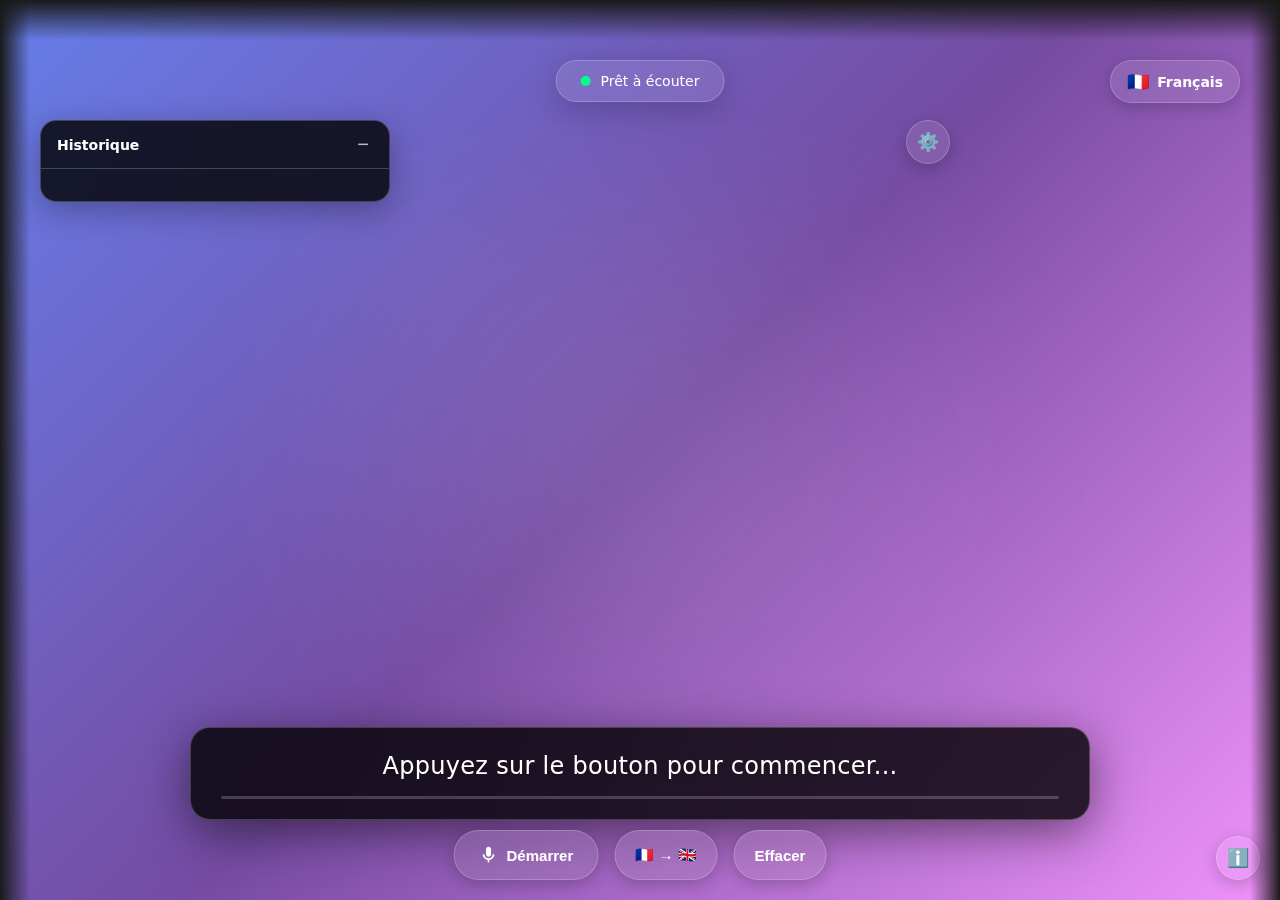
<file: projects/STT(web)/index.html>
<!DOCTYPE html>
<html lang="fr">
<head>
    <meta charset="UTF-8">
    <meta name="viewport" content="width=device-width, initial-scale=1.0">
    <title>AR Glasses - Real-Time Speech to Text</title>
    <link rel="stylesheet" href="style.css">
</head>
<body>
    <!-- AR Glasses Frame Overlay -->
    <div class="ar-frame">
        <div class="frame-top"></div>
        <div class="frame-left"></div>
        <div class="frame-right"></div>
    </div>

    <!-- Main AR Display (what you see through the glasses) -->
    <div class="ar-display">
        <!-- Camera Feed Simulation (transparent overlay) -->
        <div class="camera-view">
            <div class="scene-simulation">
                <!-- Simulated real-world view -->
                <div class="background-blur"></div>
                
                <!-- Status Indicator -->
                <div class="status-indicator" id="statusIndicator">
                    <div class="pulse-dot"></div>
                    <span id="statusText">Prêt à écouter</span>
                </div>
            </div>
        </div>

        <!-- Subtitle Overlay at Bottom (like AR glasses would show) -->
        <div class="subtitle-overlay">
            <div class="subtitle-container">
                <!-- Real-time transcription appears here -->
                <div class="subtitle-text" id="subtitleText">
                    Appuyez sur le bouton pour commencer...
                </div>
                
                <!-- Confidence indicator -->
                <div class="confidence-bar" id="confidenceBar">
                    <div class="confidence-fill" id="confidenceFill"></div>
                </div>
            </div>
        </div>

        <!-- Language Indicator -->
        <div class="language-badge" id="languageBadge">
            <span class="flag">🇫🇷</span>
            <span class="lang-text">Français</span>
        </div>

        <!-- Controls Overlay -->
        <div class="controls-overlay">
            <button class="ar-button" id="startBtn" onclick="toggleRecognition()">
                <svg class="mic-icon" id="micIcon" viewBox="0 0 24 24">
                    <path d="M12 14c1.66 0 3-1.34 3-3V5c0-1.66-1.34-3-3-3S9 3.34 9 5v6c0 1.66 1.34 3 3 3z"/>
                    <path d="M17 11c0 2.76-2.24 5-5 5s-5-2.24-5-5H5c0 3.53 2.61 6.43 6 6.92V21h2v-3.08c3.39-.49 6-3.39 6-6.92h-2z"/>
                </svg>
                <span id="btnText">Démarrer</span>
            </button>

            <button class="ar-button secondary" id="languageBtn" onclick="toggleLanguage()">
                <span id="langBtnText">🇫🇷 → 🇬🇧</span>
            </button>

            <button class="ar-button secondary" id="clearBtn" onclick="clearTranscript()">
                <span>Effacer</span>
            </button>
        </div>

        <!-- Transcript History (optional - can scroll up) -->
        <div class="transcript-history" id="transcriptHistory">
            <div class="history-header">
                <span>Historique</span>
                <button class="minimize-btn" onclick="toggleHistory()">−</button>
            </div>
            <div class="history-content" id="historyContent">
                <!-- Previous transcriptions appear here -->
            </div>
        </div>

        <!-- Settings Panel -->
        <div class="settings-panel" id="settingsPanel">
            <h3>Paramètres</h3>
            <div class="setting-item">
                <label>Taille du texte</label>
                <input type="range" id="textSize" min="16" max="32" value="24" oninput="updateTextSize(this.value)">
            </div>
            <div class="setting-item">
                <label>Transparence</label>
                <input type="range" id="transparency" min="70" max="100" value="95" oninput="updateTransparency(this.value)">
            </div>
            <div class="setting-item">
                <label>
                    <input type="checkbox" id="autoScroll" checked>
                    Défilement automatique
                </label>
            </div>
        </div>

        <!-- Settings Trigger -->
        <button class="settings-trigger" onclick="toggleSettings()">
            ⚙️
        </button>
    </div>

    <!-- Info Panel (hidden by default) -->
    <div class="info-panel" id="infoPanel">
        <button class="close-info" onclick="toggleInfo()">×</button>
        <h2>AR Glasses Speech-to-Text</h2>
        <p><strong>Prototype de lunettes AR avec transcription en temps réel</strong></p>
        
        <h3>Fonctionnalités</h3>
        <ul>
            <li>🎤 Reconnaissance vocale en temps réel</li>
            <li>🇫🇷 Support français (FR) et anglais (EN)</li>
            <li>👓 Vue simulée des lunettes AR</li>
            <li>📝 Sous-titres en bas de l'écran</li>
            <li>📊 Indicateur de confiance</li>
            <li>📜 Historique des transcriptions</li>
        </ul>

        <h3>Comment utiliser</h3>
        <ol>
            <li>Cliquez sur "Démarrer" pour activer le micro</li>
            <li>Parlez en français ou anglais</li>
            <li>Le texte apparaît en temps réel en bas</li>
            <li>Changez de langue avec le bouton 🇫🇷 → 🇬🇧</li>
        </ol>

        <div class="tech-stack">
            <strong>Technologies:</strong> Web Speech API, CSS Glassmorphism, Real-time Processing
        </div>
    </div>

    <!-- Info Trigger -->
    <button class="info-trigger" onclick="toggleInfo()">
        ℹ️
    </button>

    <script src="speech-recognition.js"></script>
</body>
</html>
</file>
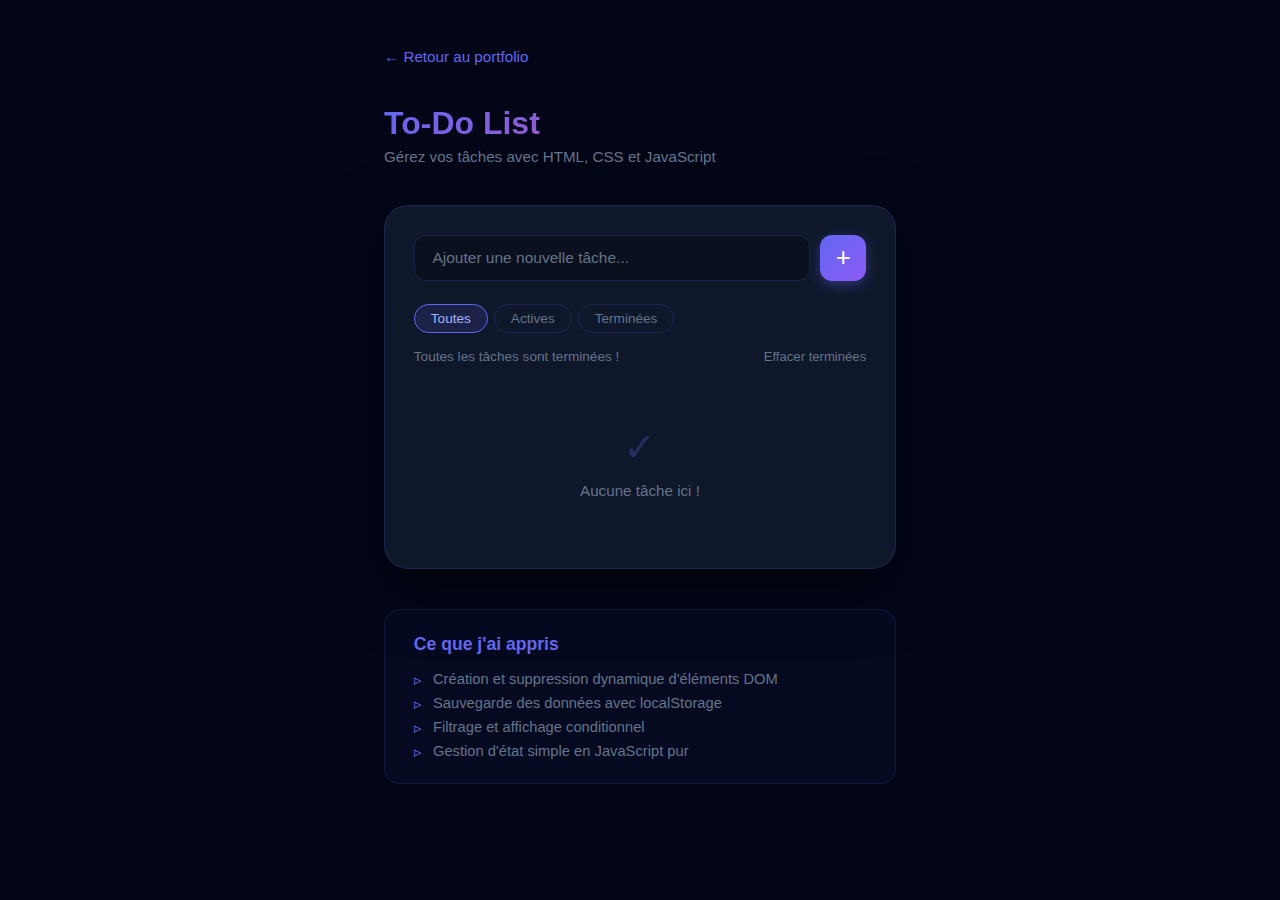
<file: projects/To-Do list/index.html>
<!DOCTYPE html>
<html lang="fr">
<head>
  <meta charset="UTF-8">
  <meta name="viewport" content="width=device-width, initial-scale=1.0">
  <title>To-Do List - Mohamed Salah Najar</title>
  <link rel="stylesheet" href="style.css">
</head>
<body>

  <div class="page-wrapper">

    <a href="../index.html" class="retour-lien">← Retour au portfolio</a>

    <h1 class="titre-page">To-Do List</h1>
    <p class="sous-titre">Gérez vos tâches avec HTML, CSS et JavaScript</p>

    <div class="app">

      <!-- Formulaire d'ajout -->
      <div class="formulaire-ajout">
        <input
          type="text"
          id="champ-tache"
          class="champ-saisie"
          placeholder="Ajouter une nouvelle tâche..."
          maxlength="80"
          autocomplete="off"
        />
        <button class="btn-ajouter" onclick="ajouterTache()">+</button>
      </div>

      <!-- Filtres -->
      <div class="filtres">
        <button class="filtre actif" data-filtre="toutes" onclick="changerFiltre(this)">Toutes</button>
        <button class="filtre" data-filtre="actives" onclick="changerFiltre(this)">Actives</button>
        <button class="filtre" data-filtre="terminees" onclick="changerFiltre(this)">Terminées</button>
      </div>

      <!-- Compteur -->
      <div class="compteur">
        <span id="texte-compteur">0 tâche restante</span>
        <button class="btn-supprimer-terminees" onclick="supprimerTerminees()">Effacer terminées</button>
      </div>

      <!-- Liste des tâches -->
      <ul class="liste-taches" id="liste-taches">
        <!-- les tâches sont injectées ici par JS -->
      </ul>

      <!-- Message si liste vide -->
      <div class="liste-vide" id="liste-vide">
        <div class="icone-vide">✓</div>
        <p>Aucune tâche ici !</p>
      </div>

    </div>

    <!-- Section apprentissage -->
    <div class="info-section">
      <h2>Ce que j'ai appris</h2>
      <ul>
        <li>Création et suppression dynamique d'éléments DOM</li>
        <li>Sauvegarde des données avec localStorage</li>
        <li>Filtrage et affichage conditionnel</li>
        <li>Gestion d'état simple en JavaScript pur</li>
      </ul>
    </div>

  </div>

  <script src="script.js"></script>
</body>
</html>
</file>
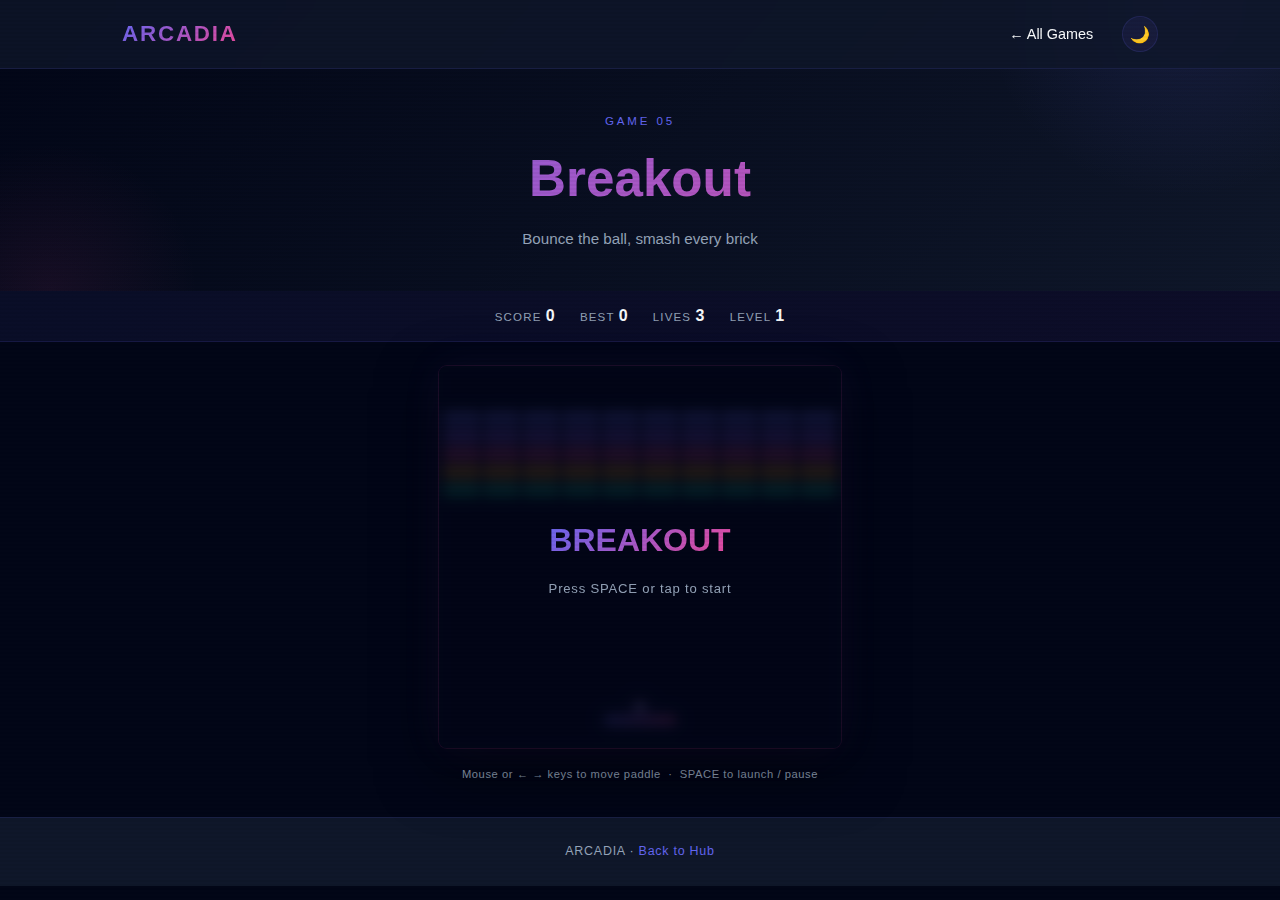
<file: projects/gamehub/breakout/index.html>
<!DOCTYPE html>
<html lang="en" data-theme="dark">
<head>
<meta charset="UTF-8">
<meta name="viewport" content="width=device-width, initial-scale=1.0">
<title>ARCADIA — Breakout</title>
<link rel="stylesheet" href="../style.css">
<link rel="stylesheet" href="style.css">
</head>
<body>
<nav class="navbar" id="navbar">
  <div class="navbar-container">
    <a class="logo" href="../index.html">ARCADIA</a>
    <div style="display: flex; align-items: center; gap: 1.8rem;">
      <ul class="nav-links">
        <li><a href="../index.html#games">← All Games</a></li>
      </ul>
      <button class="theme-toggle" id="theme-toggle" title="Toggle theme" style="margin: 0; padding: 0;">
        <span class="theme-icon">🌙</span>
      </button>
    </div>
  </div>
</nav>

<div class="page-header">
  <div class="page-header-tag">Game 05</div>
  <h1>Breakout</h1>
  <p>Bounce the ball, smash every brick</p>
</div>

<div class="scorebar">
  <div class="scorebar-item">Score <b id="score">0</b></div>
  <div class="scorebar-item">Best <b id="best">0</b></div>
  <div class="scorebar-item">Lives <b id="lives">3</b></div>
  <div class="scorebar-item">Level <b id="level">1</b></div>
</div>

<div class="game-area">
  <div class="game-overlay-wrap">
    <canvas id="canvas" width="400" height="380"></canvas>
    <div class="game-overlay show" id="overlay">
      <h2 id="overlay-title">BREAKOUT</h2>
      <p id="overlay-sub">Press SPACE or tap to start</p>
      <div class="big-score" id="overlay-score" style="display:none"></div>
    </div>
  </div>

  <div class="controls-hint">
    Mouse or ← → keys to move paddle &nbsp;·&nbsp; SPACE to launch / pause
  </div>

  <div class="touch-bar" id="touch-bar">
    <button onclick="movePadLeft()">◀</button>
    <button onclick="handleSpace()">LAUNCH</button>
    <button onclick="movePadRight()">▶</button>
  </div>
</div>

<footer>
  <p>ARCADIA · <a href="../index.html">Back to Hub</a></p>
</footer>

<script src="../theme-setup.js"></script>
<script src="script.js"></script>
<script>
  const nav = document.getElementById('navbar');
  window.addEventListener('scroll', () => nav.classList.toggle('scrolled', window.scrollY > 50));
</script>
</body>
</html>
</file>
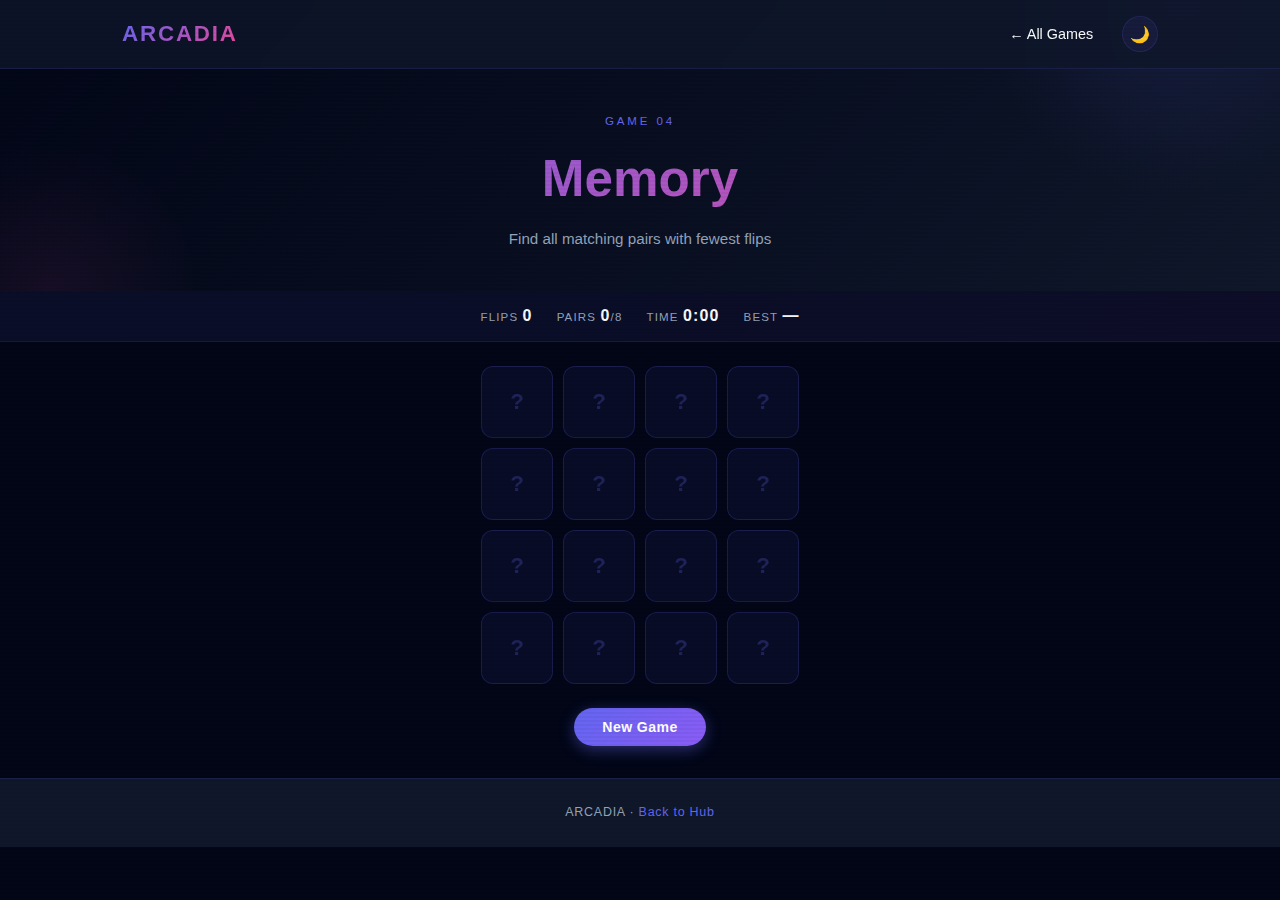
<file: projects/gamehub/memory/index.html>
<!DOCTYPE html>
<html lang="en" data-theme="dark">
<head>
<meta charset="UTF-8">
<meta name="viewport" content="width=device-width, initial-scale=1.0">
<title>ARCADIA — Memory</title>
<link rel="stylesheet" href="../style.css">
<link rel="stylesheet" href="style.css">
</head>
<body>
<nav class="navbar" id="navbar">
  <div class="navbar-container">
    <a class="logo" href="../index.html">ARCADIA</a>
    <div style="display: flex; align-items: center; gap: 1.8rem;">
      <ul class="nav-links">
        <li><a href="../index.html#games">← All Games</a></li>
      </ul>
      <button class="theme-toggle" id="theme-toggle" title="Toggle theme" style="margin: 0; padding: 0;">
        <span class="theme-icon">🌙</span>
      </button>
    </div>
  </div>
</nav>

<div class="page-header">
  <div class="page-header-tag">Game 04</div>
  <h1>Memory</h1>
  <p>Find all matching pairs with fewest flips</p>
</div>

<div class="scorebar">
  <div class="scorebar-item">Flips <b id="flips">0</b></div>
  <div class="scorebar-item">Pairs <b id="pairs">0</b>/8</div>
  <div class="scorebar-item">Time <b id="timer">0:00</b></div>
  <div class="scorebar-item">Best <b id="best">—</b></div>
</div>

<div class="game-area">
  <div id="board"></div>
  <button class="btn btn-primary" onclick="newGame()" style="margin-top:0.5rem">New Game</button>
</div>

<div class="win-modal-backdrop" id="win-modal">
  <div class="win-modal">
    <h2>Cleared! 🃏</h2>
    <p>Completed in</p>
    <div class="stat" id="win-stat"></div>
    <button class="btn btn-primary" style="margin-top:1rem" onclick="newGame();document.getElementById('win-modal').classList.remove('show')">Play Again</button>
  </div>
</div>

<footer>
  <p>ARCADIA · <a href="../index.html">Back to Hub</a></p>
</footer>

<script src="../theme-setup.js"></script>
<script src="script.js"></script>
<script>
  const nav = document.getElementById('navbar');
  window.addEventListener('scroll', () => nav.classList.toggle('scrolled', window.scrollY > 50));
</script>
</body>
</html>
</file>
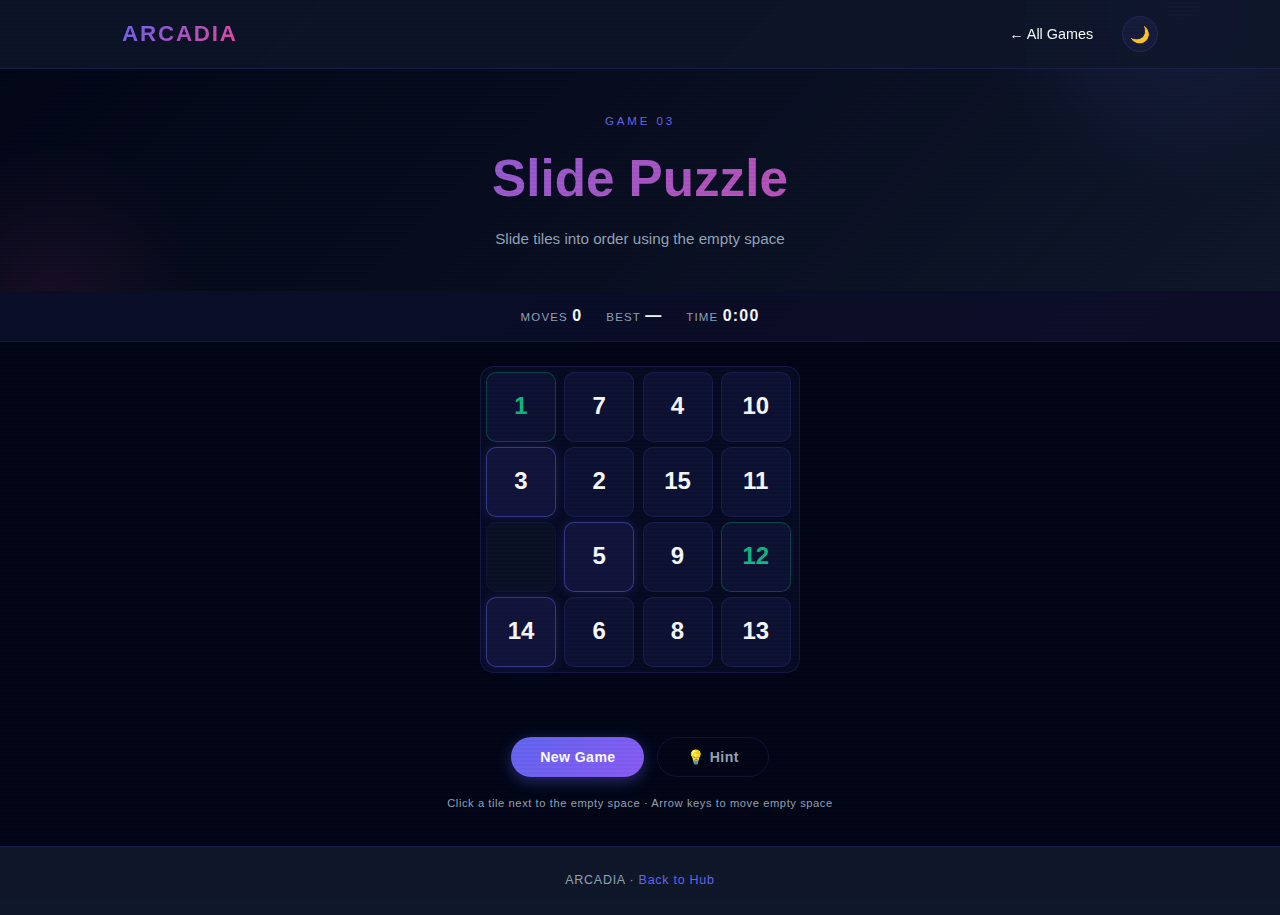
<file: projects/gamehub/puzzle/index.html>
<!DOCTYPE html>
<html lang="en" data-theme="dark">
<head>
<meta charset="UTF-8">
<meta name="viewport" content="width=device-width, initial-scale=1.0">
<title>ARCADIA — Slide Puzzle</title>
<link rel="stylesheet" href="../style.css">
<link rel="stylesheet" href="style.css">
</head>
<body>
<nav class="navbar" id="navbar">
  <div class="navbar-container">
    <a class="logo" href="../index.html">ARCADIA</a>
    <div style="display: flex; align-items: center; gap: 1.8rem;">
      <ul class="nav-links">
        <li><a href="../index.html#games">← All Games</a></li>
      </ul>
      <button class="theme-toggle" id="theme-toggle" title="Toggle theme" style="margin: 0; padding: 0;">
        <span class="theme-icon">🌙</span>
      </button>
    </div>
  </div>
</nav>

<div class="page-header">
  <div class="page-header-tag">Game 03</div>
  <h1>Slide Puzzle</h1>
  <p>Slide tiles into order using the empty space</p>
</div>

<div class="scorebar">
  <div class="scorebar-item">Moves <b id="moves">0</b></div>
  <div class="scorebar-item">Best <b id="best">—</b></div>
  <div class="scorebar-item">Time <b id="timer">0:00</b></div>
</div>

<div class="game-area">
  <div id="board"></div>
  <div class="msg-bar" id="message"></div>

  <div class="btn-row">
    <button class="btn btn-primary" onclick="newGame()">New Game</button>
    <button class="btn btn-ghost" onclick="solveHint()">💡 Hint</button>
  </div>

  <div class="controls-hint">
    Click a tile next to the empty space · Arrow keys to move empty space
  </div>
</div>

<!-- Win modal -->
<div class="win-modal-backdrop" id="win-modal">
  <div class="win-modal">
    <h2>Solved! 🎉</h2>
    <p>Completed in</p>
    <div class="stat" id="win-stat"></div>
    <button class="btn btn-primary" style="margin-top:1rem" onclick="newGame();document.getElementById('win-modal').classList.remove('show')">Play Again</button>
  </div>
</div>

<footer>
  <p>ARCADIA · <a href="../index.html">Back to Hub</a></p>
</footer>

<script src="../theme-setup.js"></script>
<script src="script.js"></script>
<script>
  const nav = document.getElementById('navbar');
  window.addEventListener('scroll', () => nav.classList.toggle('scrolled', window.scrollY > 50));
</script>
</body>
</html>
</file>
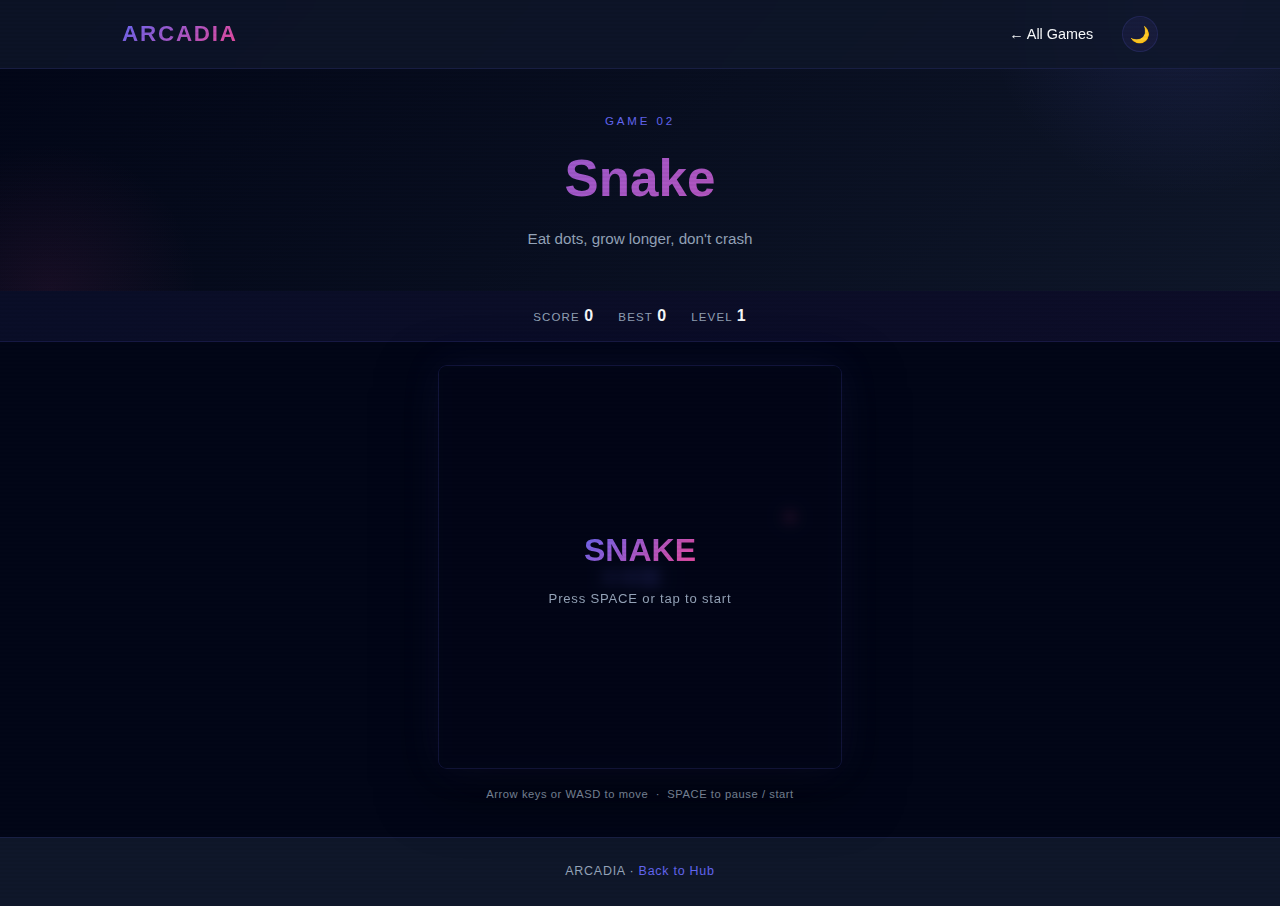
<file: projects/gamehub/snake/index.html>
<!DOCTYPE html>
<html lang="en" data-theme="dark">
<head>
<meta charset="UTF-8">
<meta name="viewport" content="width=device-width, initial-scale=1.0">
<title>ARCADIA — Snake</title>
<link rel="stylesheet" href="../style.css">
<link rel="stylesheet" href="style.css">
</head>
<body>
<nav class="navbar" id="navbar">
  <div class="navbar-container">
    <a class="logo" href="../index.html">ARCADIA</a>
    <div style="display: flex; align-items: center; gap: 1.8rem;">
      <ul class="nav-links">
        <li><a href="../index.html#games">← All Games</a></li>
      </ul>
      <button class="theme-toggle" id="theme-toggle" title="Toggle theme" style="margin: 0; padding: 0;">
        <span class="theme-icon">🌙</span>
      </button>
    </div>
  </div>
</nav>

<div class="page-header">
  <div class="page-header-tag">Game 02</div>
  <h1>Snake</h1>
  <p>Eat dots, grow longer, don't crash</p>
</div>

<div class="scorebar">
  <div class="scorebar-item">Score <b id="score">0</b></div>
  <div class="scorebar-item">Best <b id="best">0</b></div>
  <div class="scorebar-item">Level <b id="level">1</b></div>
</div>

<div class="game-area">
  <div class="game-overlay-wrap">
    <canvas id="canvas" width="400" height="400"></canvas>
    <div class="game-overlay show" id="overlay">
      <h2 id="overlay-title">SNAKE</h2>
      <p id="overlay-sub">Press SPACE or tap to start</p>
      <div class="big-score" id="overlay-score" style="display:none"></div>
    </div>
  </div>

  <div class="controls-hint">
    Arrow keys or WASD to move &nbsp;·&nbsp; SPACE to pause / start
  </div>

  <!-- Mobile d-pad -->
  <div class="dpad" id="dpad">
    <button class="dpad-up"    onclick="setDir(0,-1)">▲</button>
    <button class="dpad-left"  onclick="setDir(-1,0)">◀</button>
    <button class="dpad-down"  onclick="setDir(0,1)">▼</button>
    <button class="dpad-right" onclick="setDir(1,0)">▶</button>
  </div>
</div>

<footer>
  <p>ARCADIA · <a href="../index.html">Back to Hub</a></p>
</footer>

<script src="../theme-setup.js"></script>
<script src="script.js"></script>
<script>
  const nav = document.getElementById('navbar');
  window.addEventListener('scroll', () => nav.classList.toggle('scrolled', window.scrollY > 50));
</script>
</body>
</html>
</file>
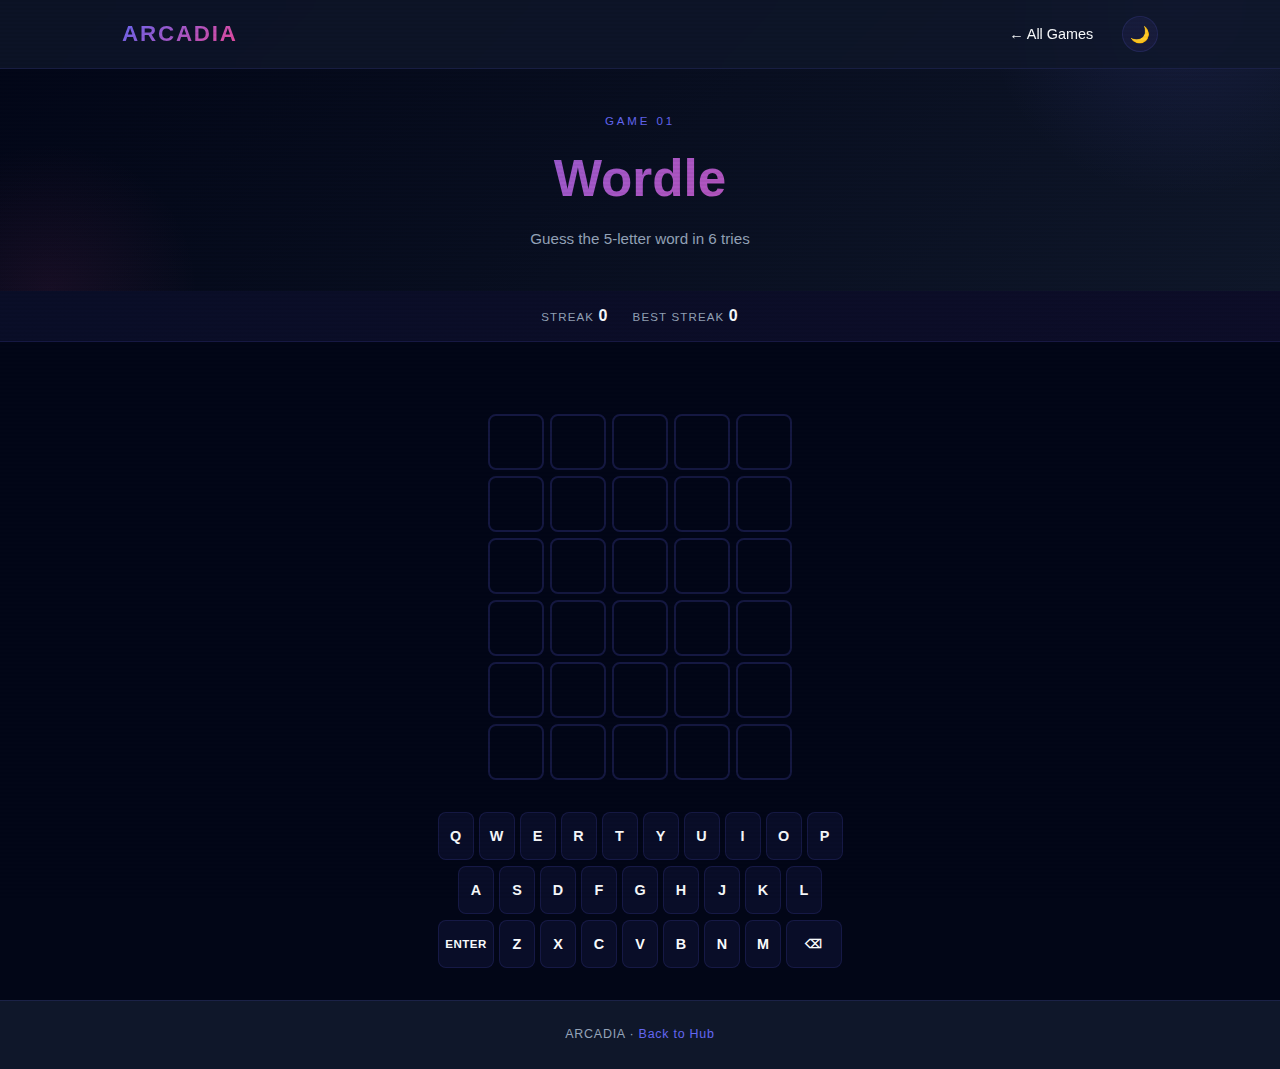
<file: projects/gamehub/wordle/index.html>
<!DOCTYPE html>
<html lang="en" data-theme="dark">
<head>
<meta charset="UTF-8">
<meta name="viewport" content="width=device-width, initial-scale=1.0">
<title>ARCADIA — Wordle</title>
<link rel="stylesheet" href="../style.css">
<link rel="stylesheet" href="style.css">
</head>
<body>
<nav class="navbar" id="navbar">
  <div class="navbar-container">
    <a class="logo" href="../index.html">ARCADIA</a>
    <div style="display: flex; align-items: center; gap: 1.8rem;">
      <ul class="nav-links">
        <li><a href="../index.html#games">← All Games</a></li>
      </ul>
      <button class="theme-toggle" id="theme-toggle" title="Toggle theme" style="margin: 0; padding: 0;">
        <span class="theme-icon">🌙</span>
      </button>
    </div>
  </div>
</nav>

<div class="page-header">
  <div class="page-header-tag">Game 01</div>
  <h1>Wordle</h1>
  <p>Guess the 5-letter word in 6 tries</p>
</div>

<div class="scorebar">
  <div class="scorebar-item">Streak <b id="streak">0</b></div>
  <div class="scorebar-item">Best Streak <b id="best-streak">0</b></div>
</div>

<div class="game-area">
  <div class="msg-bar" id="message"></div>

  <div id="grid"></div>

  <div id="keyboard"></div>

  <button class="btn btn-ghost" id="btn-new" style="display:none" onclick="initGame()">New Word</button>
</div>

<footer>
  <p>ARCADIA · <a href="../index.html">Back to Hub</a></p>
</footer>

<script src="../theme-setup.js"></script>
<script src="script.js"></script>
<script>
  const nav = document.getElementById('navbar');
  window.addEventListener('scroll', () => nav.classList.toggle('scrolled', window.scrollY > 50));
</script>
</body>
</html>
</file>
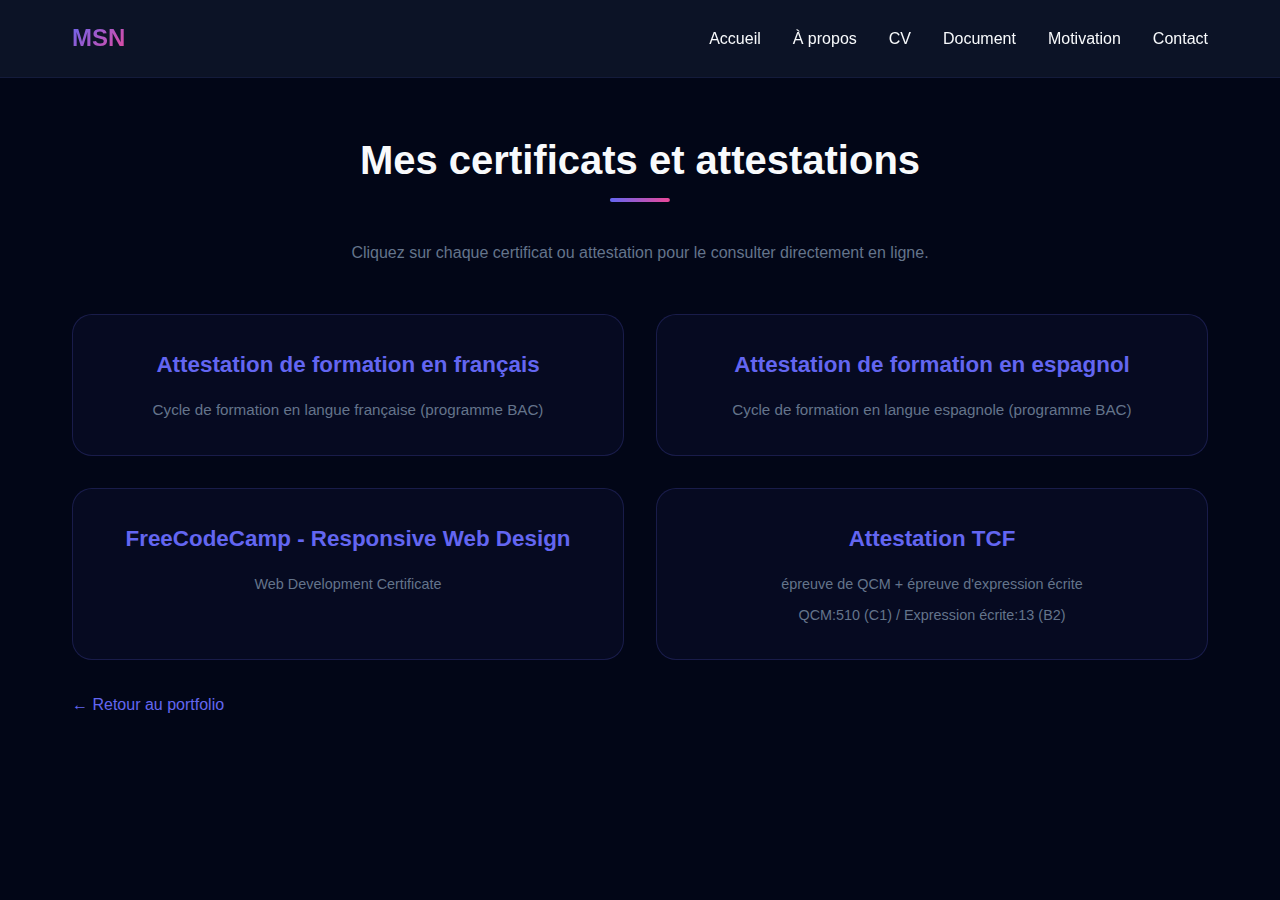
<file: certificats-de-formation.html>
<!DOCTYPE html>
<html lang="fr">
<head>
  <meta charset="UTF-8">
  <meta name="viewport" content="width=device-width, initial-scale=1.0">
  <title>Mes certificats et attestations - Mohamed Salah Najar</title>
  <link rel="stylesheet" href="styles.css">
  <style>
    .documents-grid {
      display: grid;
      grid-template-columns: repeat(2, minmax(300px, 1fr));
      gap: 2rem;
      margin-top: 3rem;
    }

    .document-card {
      background: rgba(99, 102, 241, 0.05);
      border: 1px solid rgba(99, 102, 241, 0.2);
      border-radius: 20px;
      padding: 2rem;
      text-align: center;
      transition: all 0.3s ease;
      cursor: pointer;
    }

    .document-card:hover {
      transform: translateY(-10px);
      box-shadow: 0 15px 40px rgba(99, 102, 241, 0.3);
      border-color: var(--primary);
    }

    .document-card h3 {
      color: var(--primary);
      margin-bottom: 1rem;
      font-size: 1.4rem;
    }

    .document-card p {
      color: var(--gray);
      font-size: 0.95rem;
    }

    /* Modal */
    .modal {
      display: none;
      position: fixed;
      top: 0;
      left: 0;
      width: 100%;
      height: 100%;
      background: rgba(0, 0, 0, 0.95);
      z-index: 2000;
      align-items: center;
      justify-content: center;
      padding: 2rem;
    }

    .modal-content {
      background: var(--darker);
      border-radius: 20px;
      width: 90%;
      max-width: 1000px;
      max-height: 90vh;
      overflow: hidden;
      position: relative;
      box-shadow: 0 20px 60px rgba(0, 0, 0, 0.6);
    }

    .modal-header {
      display: flex;
      justify-content: space-between;
      align-items: center;
      padding: 1.5rem 2rem;
      border-bottom: 1px solid rgba(99, 102, 241, 0.2);
    }

    .modal-header h3 {
      color: var(--primary);
      margin: 0;
    }

    .close-btn {
      background: none;
      border: none;
      color: var(--light);
      font-size: 2rem;
      cursor: pointer;
      transition: color 0.3s;
    }

    .close-btn:hover {
      color: var(--primary);
    }

    .pdf-viewer {
      width: 100%;
      height: calc(90vh - 120px);
      border: none;
    }

    .download-btn {
      position: absolute;
      bottom: 20px;
      left: 50%;
      transform: translateX(-50%);
      background: linear-gradient(135deg, var(--primary), var(--secondary));
      color: white;
      padding: 0.8rem 2rem;
      border-radius: 50px;
      text-decoration: none;
      font-weight: 600;
      box-shadow: 0 8px 25px rgba(99, 102, 241, 0.5);
      transition: all 0.3s ease;
    }

    .download-btn:hover {
      transform: translateX(-50%) translateY(-3px);
      box-shadow: 0 12px 35px rgba(99, 102, 241, 0.7);
    }
  </style>
</head>
<body>

  <nav class="navbar" id="navbar">
    <div class="navbar-container">
      <div class="logo">MSN</div>
      <ul class="nav-links">
        <li><a href="index.html#home">Accueil</a></li>
        <li><a href="index.html#about">À propos</a></li>
        <li><a href="index.html#cv">CV</a></li>
        <li><a href="index.html#curriculum">Document</a></li>
        <li><a href="index.html#motivation">Motivation</a></li>
        <li><a href="index.html#contact">Contact</a></li>
      </ul>
    </div>
  </nav>

  <section style="padding: 8rem 2rem 6rem;">
    <h2 class="section-title">Mes certificats et attestations</h2>
    <p style="text-align: center; color: var(--gray); max-width: 800px; margin: 0 auto 3rem;">
      Cliquez sur chaque certificat ou attestation pour le consulter directement en ligne.
    </p>

    <div class="documents-grid">
      <div class="document-card" data-pdf="PDF/attestation de formation en français.pdf" data-title="PDF/attestation de formation en français.pdf">
        <h3>Attestation de formation en français</h3>
        <p>Cycle de formation en langue française (programme BAC)</p>
      </div>

      <div class="document-card" data-pdf="PDF/attestation de formation en espagnole.pdf" data-title="PDF/attestation de formation en espagnole.pdf">
        <h3>Attestation de formation en espagnol</h3>
        <p>Cycle de formation en langue espagnole (programme BAC)</p>
      </div>
      <div class="document-card" data-pdf="PDF/FreeCodeCamp.pdf" data-title="FreeCodeCamp - Responsive Web Design Certificate">
        <h3>FreeCodeCamp - Responsive Web Design</h3>
        <p style="color: var(--gray); font-size: 0.9rem; margin-top: 0.5rem;">Web Development Certificate</p>
      </div>
      <div class="document-card" data-pdf="PDF/TCF.pdf" data-title="Attestation TCF">
        <h3>Attestation TCF </h3>
        <p style="color: var(--gray); font-size: 0.9rem; margin-top: 0.5rem;">épreuve de QCM + épreuve d'expression écrite</p>
        <p style="color: var(--gray); font-size: 0.9rem; margin-top: 0.5rem;">QCM:510 (C1) / Expression écrite:13 (B2)</p>
      </div>
    </div>
    <a href="index.html#curriculum" class="back-link">← Retour au portfolio</a>
  </section>

  <!-- Modal -->
  <div class="modal" id="pdfModal">
    <div class="modal-content">
      <div class="modal-header">
        <h3 id="modalTitle">Document</h3>
        <button class="close-btn">&times;</button>
      </div>
      <iframe id="pdfViewer" class="pdf-viewer" src=""></iframe>
      <a href="#" id="downloadLink" class="download-btn" download>Télécharger le PDF</a>
    </div>
  </div>

  <script>
    const modal = document.getElementById('pdfModal');
    const pdfViewer = document.getElementById('pdfViewer');
    const modalTitle = document.getElementById('modalTitle');
    const downloadLink = document.getElementById('downloadLink');
    const closeBtn = document.querySelector('.close-btn');

    document.querySelectorAll('.document-card').forEach(card => {
      card.addEventListener('click', () => {
        const pdf = card.dataset.pdf;
        const title = card.dataset.title;
        modalTitle.textContent = title;
        pdfViewer.src = pdf;
        downloadLink.href = pdf;
        modal.style.display = 'flex';
      });
    });

    closeBtn.addEventListener('click', () => {
      modal.style.display = 'none';
      pdfViewer.src = ''; // Clear iframe to stop loading
    });

    window.addEventListener('click', (e) => {
      if (e.target === modal) {
        modal.style.display = 'none';
        pdfViewer.src = '';
      }
    });

    // Keep navbar scroll effect
    window.addEventListener('scroll', () => {
      const navbar = document.getElementById('navbar');
      if (window.scrollY > 50) {
        navbar.classList.add('scrolled');
      } else {
        navbar.classList.remove('scrolled');
      }
    });
  </script>
</body>
</html>
</file>
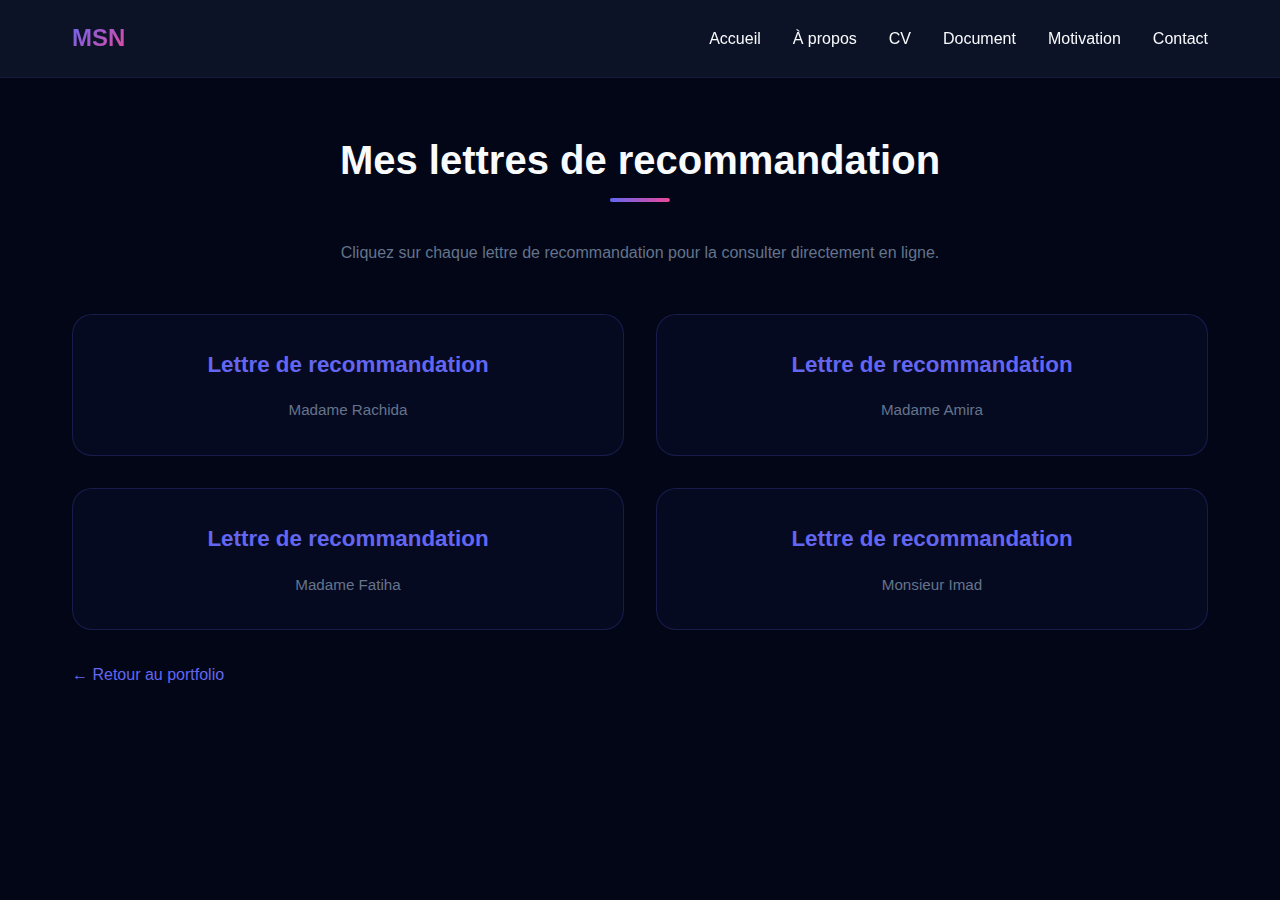
<file: lettres-recommandation.html>
<!DOCTYPE html>
<html lang="fr">
<head>
  <meta charset="UTF-8">
  <meta name="viewport" content="width=device-width, initial-scale=1.0">
  <title>Mes lettres de recommandation - Mohamed Salah Najar</title>
  <link rel="stylesheet" href="styles.css">
  <style>
    .documents-grid {
      display: grid;
      grid-template-columns: repeat(2, 1fr); 
      gap: 2rem;
      margin-top: 3rem;
    }

    .document-card {
      background: rgba(99, 102, 241, 0.05);
      border: 1px solid rgba(99, 102, 241, 0.2);
      border-radius: 20px;
      padding: 2rem;
      text-align: center;
      transition: all 0.3s ease;
      cursor: pointer;
    }

    .document-card:hover {
      transform: translateY(-10px);
      box-shadow: 0 15px 40px rgba(99, 102, 241, 0.3);
      border-color: var(--primary);
    }

    .document-card h3 {
      color: var(--primary);
      margin-bottom: 1rem;
      font-size: 1.4rem;
    }

    .document-card p {
      color: var(--gray);
      font-size: 0.95rem;
    }

    /* Modal */
    .modal {
      display: none;
      position: fixed;
      top: 0;
      left: 0;
      width: 100%;
      height: 100%;
      background: rgba(0, 0, 0, 0.95);
      z-index: 2000;
      align-items: center;
      justify-content: center;
      padding: 2rem;
    }

    .modal-content {
      background: var(--darker);
      border-radius: 20px;
      width: 90%;
      max-width: 1000px;
      max-height: 90vh;
      overflow: hidden;
      position: relative;
      box-shadow: 0 20px 60px rgba(0, 0, 0, 0.6);
    }

    .modal-header {
      display: flex;
      justify-content: space-between;
      align-items: center;
      padding: 1.5rem 2rem;
      border-bottom: 1px solid rgba(99, 102, 241, 0.2);
    }

    .modal-header h3 {
      color: var(--primary);
      margin: 0;
    }

    .close-btn {
      background: none;
      border: none;
      color: var(--light);
      font-size: 2rem;
      cursor: pointer;
      transition: color 0.3s;
    }

    .close-btn:hover {
      color: var(--primary);
    }

    .pdf-viewer {
      width: 100%;
      height: calc(90vh - 120px);
      border: none;
    }

    .download-btn {
      position: absolute;
      bottom: 20px;
      left: 50%;
      transform: translateX(-50%);
      background: linear-gradient(135deg, var(--primary), var(--secondary));
      color: white;
      padding: 0.8rem 2rem;
      border-radius: 50px;
      text-decoration: none;
      font-weight: 600;
      box-shadow: 0 8px 25px rgba(99, 102, 241, 0.5);
      transition: all 0.3s ease;
    }

    .download-btn:hover {
      transform: translateX(-50%) translateY(-3px);
      box-shadow: 0 12px 35px rgba(99, 102, 241, 0.7);
    }
  </style>
</head>
<body>

  <nav class="navbar" id="navbar">
    <div class="navbar-container">
      <div class="logo">MSN</div>
      <ul class="nav-links">
        <li><a href="index.html#home">Accueil</a></li>
        <li><a href="index.html#about">À propos</a></li>
        <li><a href="index.html#cv">CV</a></li>
        <li><a href="index.html#curriculum">Document</a></li>
        <li><a href="index.html#motivation">Motivation</a></li>
        <li><a href="index.html#contact">Contact</a></li>
      </ul>
    </div>
  </nav>
  
  <section style="padding: 8rem 2rem 6rem;">
    <h2 class="section-title">Mes lettres de recommandation</h2>
    <p style="text-align: center; color: var(--gray); max-width: 800px; margin: 0 auto 3rem;">
      Cliquez sur chaque lettre de recommandation pour la consulter directement en ligne.
    </p>

    <div class="documents-grid documents-grid-symmetric">
      <div class="document-card" data-pdf="PDF/Lettre de recommandation madame Rachida.pdf" data-title="PDF/Lettre de recommandation madame Rachida.pdf">
        <h3>Lettre de recommandation</h3>
        <p>Madame Rachida</p>
      </div>

      <div class="document-card" data-pdf="PDF/Lettre de recommandation madame Amira.pdf" data-title="PDF/Lettre de recommandation madame Amira.pdf">
        <h3>Lettre de recommandation</h3>
        <p>Madame Amira</p>
      </div>

      <div class="document-card" data-pdf="PDF/Lettre de recommandation madame Fatiha.pdf" data-title="PDF/Lettre de recommandation madame Fatiha.pdf">
        <h3>Lettre de recommandation</h3>
        <p>Madame Fatiha</p>
      </div>

      <div class="document-card" data-pdf="PDF/Lettre de recommandation monsieur Imad.pdf" data-title="PDF/Lettre de recommandation monsieur Imad.pdf">
        <h3>Lettre de recommandation</h3>
        <p>Monsieur Imad</p>
      </div>
    </div>
    <a href="index.html#curriculum" class="back-link">← Retour au portfolio</a>
  </section>

  <!-- Modal -->
  <div class="modal" id="pdfModal">
    <div class="modal-content">
      <div class="modal-header">
        <h3 id="modalTitle">Document</h3>
        <button class="close-btn">&times;</button>
      </div>
      <iframe id="pdfViewer" class="pdf-viewer" src=""></iframe>
      <a href="#" id="downloadLink" class="download-btn" download>Télécharger le PDF</a>
    </div>
  </div>

  <script>
    const modal = document.getElementById('pdfModal');
    const pdfViewer = document.getElementById('pdfViewer');
    const modalTitle = document.getElementById('modalTitle');
    const downloadLink = document.getElementById('downloadLink');
    const closeBtn = document.querySelector('.close-btn');

    document.querySelectorAll('.document-card').forEach(card => {
      card.addEventListener('click', () => {
        const pdf = card.dataset.pdf;
        const title = card.dataset.title;
        modalTitle.textContent = title;
        pdfViewer.src = pdf;
        downloadLink.href = pdf;
        modal.style.display = 'flex';
      });
    });

    closeBtn.addEventListener('click', () => {
      modal.style.display = 'none';
      pdfViewer.src = ''; // Clear iframe to stop loading
    });

    window.addEventListener('click', (e) => {
      if (e.target === modal) {
        modal.style.display = 'none';
        pdfViewer.src = '';
      }
    });

    // Keep navbar scroll effect
    window.addEventListener('scroll', () => {
      const navbar = document.getElementById('navbar');
      if (window.scrollY > 50) {
        navbar.classList.add('scrolled');
      } else {
        navbar.classList.remove('scrolled');
      }
    });
  </script>
</body>
</html>
</file>
<file: styles.css>
* {
  margin: 0;
  padding: 0;
  box-sizing: border-box;
}

:root {
  --primary: #6366f1;
  --secondary: #8b5cf6;
  --dark: #0f172a;
  --darker: #020617;
  --light: #f8fafc;
  --gray: #64748b;
  --accent: #ec4899;
}

html {
  scroll-behavior: smooth;
}

body {
  font-family: 'Segoe UI', Tahoma, Geneva, Verdana, sans-serif;
  background: var(--darker);
  color: var(--light);
  line-height: 1.6;
  overflow-x: hidden;
}

/* Navbar */
.navbar {
  position: fixed;
  top: 0;
  width: 100%;
  background: rgba(15, 23, 42, 0.8);
  backdrop-filter: blur(10px);
  padding: 1.2rem 0;
  z-index: 1000;
  border-bottom: 1px solid rgba(99, 102, 241, 0.1);
  transition: all 0.3s ease;
}

.navbar.scrolled {
  padding: 0.8rem 0;
  background: rgba(15, 23, 42, 0.95);
  box-shadow: 0 4px 20px rgba(0, 0, 0, 0.3);
}

.navbar-container {
  max-width: 1200px;
  margin: 0 auto;
  padding: 0 2rem;
  display: flex;
  justify-content: space-between;
  align-items: center;
}

.logo {
  font-size: 1.5rem;
  font-weight: bold;
  background: linear-gradient(135deg, var(--primary), var(--accent));
  -webkit-background-clip: text;
  -webkit-text-fill-color: transparent;
  background-clip: text;
}

.nav-links {
  display: flex;
  gap: 2rem;
  list-style: none;
}

.nav-links a {
  color: var(--light);
  text-decoration: none;
  position: relative;
  padding: 0.5rem 0;
  transition: color 0.3s ease;
}

.nav-links a::after {
  content: '';
  position: absolute;
  bottom: 0;
  left: 0;
  width: 0;
  height: 2px;
  background: linear-gradient(90deg, var(--primary), var(--accent));
  transition: width 0.3s ease;
}

.nav-links a:hover {
  color: var(--primary);
}

.nav-links a:hover::after {
  width: 100%;
}

/* Hero Section */
.hero {
  min-height: 100vh;
  display: flex;
  align-items: center;
  justify-content: center;
  position: relative;
  overflow: hidden;
  background: linear-gradient(135deg, var(--darker) 0%, var(--dark) 100%);
}

.hero::before {
  content: '';
  position: absolute;
  width: 500px;
  height: 500px;
  background: radial-gradient(circle, rgba(99, 102, 241, 0.15) 0%, transparent 70%);
  top: -250px;
  right: -250px;
  animation: float 20s ease-in-out infinite;
}

.hero::after {
  content: '';
  position: absolute;
  width: 400px;
  height: 400px;
  background: radial-gradient(circle, rgba(236, 72, 153, 0.1) 0%, transparent 70%);
  bottom: -200px;
  left: -200px;
  animation: float 15s ease-in-out infinite reverse;
}

@keyframes float {
  0%, 100% { transform: translate(0, 0) rotate(0deg); }
  50% { transform: translate(50px, 50px) rotate(180deg); }
}

.hero-content {
  text-align: center;
  z-index: 1;
  padding: 2rem;
  animation: fadeInUp 1s ease;
}

@keyframes fadeInUp {
  from {
    opacity: 0;
    transform: translateY(30px);
  }
  to {
    opacity: 1;
    transform: translateY(0);
  }
}

.hero-content p {
  font-size: 1.2rem;
  color: var(--gray);
  margin-bottom: 0.5rem;
}

.hero-content h1 {
  font-size: 4rem;
  margin-bottom: 1rem;
  background: linear-gradient(135deg, var(--primary), var(--accent));
  -webkit-background-clip: text;
  -webkit-text-fill-color: transparent;
  background-clip: text;
}

.hero-content .tagline {
  font-size: 1.5rem;
  color: var(--light);
  margin-bottom: 2rem;
}

.cta-buttons {
  display: flex;
  gap: 1rem;
  justify-content: center;
  margin-top: 2rem;
}

.btn {
  padding: 0.8rem 2rem;
  border-radius: 50px;
  text-decoration: none;
  font-weight: 600;
  transition: all 0.3s ease;
  cursor: pointer;
  border: none;
}

.btn-primary {
  background: linear-gradient(135deg, var(--primary), var(--secondary));
  color: white;
  box-shadow: 0 4px 15px rgba(99, 102, 241, 0.4);
}

.btn-primary:hover {
  transform: translateY(-2px);
  box-shadow: 0 6px 20px rgba(99, 102, 241, 0.6);
}

.btn-secondary {
  background: transparent;
  color: var(--light);
  border: 2px solid var(--primary);
}

.btn-secondary:hover {
  background: rgba(99, 102, 241, 0.1);
  transform: translateY(-2px);
}

/* Sections */
section {
  padding: 6rem 2rem;
  max-width: 1200px;
  margin: 0 auto;
}

.section-title {
  text-align: center;
  font-size: 2.5rem;
  margin-bottom: 3rem;
  position: relative;
  display: inline-block;
  left: 50%;
  transform: translateX(-50%);
}

.section-title::after {
  content: '';
  position: absolute;
  bottom: -10px;
  left: 50%;
  transform: translateX(-50%);
  width: 60px;
  height: 4px;
  background: linear-gradient(90deg, var(--primary), var(--accent));
  border-radius: 2px;
}

/* About Section */
.about-content {
  max-width: 900px;
  margin: 0 auto;
}

.about-text {
  animation: fadeInLeft 1s ease;
  text-align: left;
}

@keyframes fadeInLeft {
  from {
    opacity: 0;
    transform: translateX(-30px);
  }
  to {
    opacity: 1;
    transform: translateX(0);
  }
}

.about-text h3 {
  color: var(--primary);
  margin-bottom: 1.25rem;
  font-size: 1.6rem;
}

.about-text p {
  color: var(--gray);
  line-height: 1.8;
  margin-bottom: 1rem;
  font-size: 1.05rem;
}

.about-image {
  position: relative;
  animation: fadeInRight 1s ease;
}

@keyframes fadeInRight {
  from {
    opacity: 0;
    transform: translateX(30px);
  }
  to {
    opacity: 1;
    transform: translateX(0);
  }
}

.about-card {
  background: linear-gradient(135deg, rgba(99, 102, 241, 0.1), rgba(139, 92, 246, 0.1));
  padding: 2.5rem;
  border-radius: 20px;
  border: 1px solid rgba(99, 102, 241, 0.2);
  backdrop-filter: blur(10px);
  margin: 2rem auto;
  max-width: 900px;
}

/* Skills Section */
.skills-grid {
  display: grid;
  grid-template-columns: repeat(auto-fit, minmax(150px, 1fr));
  gap: 2rem;
  margin-top: 3rem;
}

.skill-card {
  background: rgba(99, 102, 241, 0.05);
  padding: 2rem;
  border-radius: 20px;
  text-align: center;
  border: 1px solid rgba(99, 102, 241, 0.1);
  transition: all 0.3s ease;
  cursor: pointer;
}

.skill-card:hover {
  transform: translateY(-10px);
  background: rgba(99, 102, 241, 0.1);
  border-color: var(--primary);
  box-shadow: 0 10px 30px rgba(99, 102, 241, 0.3);
}

.skill-card img {
  width: 60px;
  height: 60px;
  margin-bottom: 1rem;
  filter: grayscale(50%);
  transition: filter 0.3s ease;
}

.skill-card:hover img {
  filter: grayscale(0%);
}

.skill-card h3 {
  color: var(--light);
  font-size: 1.1rem;
}

/* Curriculum Section */
.curriculum-grid {
  display: grid;
  grid-template-columns: repeat(auto-fit, minmax(280px, 1fr));
  gap: 2rem;
  margin-top: 3rem;
}

.curriculum-card {
  background: linear-gradient(135deg, rgba(99, 102, 241, 0.08), rgba(139, 92, 246, 0.08));
  padding: 2.5rem;
  border-radius: 20px;
  border: 1px solid rgba(99, 102, 241, 0.2);
  text-align: center;
  transition: all 0.3s ease;
  position: relative;
  overflow: hidden;
}

.curriculum-card::before {
  content: '';
  position: absolute;
  top: 0;
  left: 0;
  width: 100%;
  height: 100%;
  background: linear-gradient(135deg, rgba(99, 102, 241, 0.1), rgba(236, 72, 153, 0.1));
  opacity: 0;
  transition: opacity 0.3s ease;
}

.curriculum-card:hover {
  transform: translateY(-10px);
  border-color: var(--primary);
  box-shadow: 0 15px 40px rgba(99, 102, 241, 0.3);
}

.curriculum-card:hover::before {
  opacity: 1;
}

.curriculum-icon {
  font-size: 3rem;
  margin-bottom: 1rem;
  position: relative;
  z-index: 1;
}

.curriculum-card h3 {
  color: var(--light);
  font-size: 1.4rem;
  margin-bottom: 1rem;
  position: relative;
  z-index: 1;
}

.curriculum-card p {
  color: var(--gray);
  line-height: 1.6;
  margin-bottom: 1.5rem;
  position: relative;
  z-index: 1;
}

.curriculum-link {
  display: inline-block;
  color: var(--primary);
  text-decoration: none;
  font-weight: 600;
  padding: 0.8rem 1.5rem;
  border: 2px solid var(--primary);
  border-radius: 50px;
  transition: all 0.3s ease;
  position: relative;
  z-index: 1;
}

.curriculum-link:hover {
  background: var(--primary);
  color: white;
  transform: scale(1.05);
}

/* Motivation Section */
.motivation-content {
  max-width: 900px;
  margin: 0 auto;
}

.motivation-item {
  margin-bottom: 3rem;
  padding: 2rem;
  background: linear-gradient(135deg, rgba(99, 102, 241, 0.05), rgba(139, 92, 246, 0.05));
  border-radius: 15px;
  border-left: 4px solid var(--primary);
  transition: all 0.3s ease;
}

.motivation-item:hover {
  transform: translateX(10px);
  background: linear-gradient(135deg, rgba(99, 102, 241, 0.1), rgba(139, 92, 246, 0.1));
  box-shadow: 0 5px 20px rgba(99, 102, 241, 0.2);
}

.motivation-item h2 {
  color: var(--primary);
  font-size: 1.4rem;
  margin-bottom: 1rem;
  line-height: 1.4;
}

.motivation-item p {
  color: var(--gray);
  line-height: 1.8;
  font-size: 1.05rem;
}

/* Contact Section */
.contact-content {
  text-align: center;
  max-width: 600px;
  margin: 0 auto;
}

.contact-content p {
  color: var(--gray);
  margin-bottom: 2rem;
  font-size: 1.1rem;
}

/* Footer */
footer {
  background: var(--darker);
  border-top: 1px solid rgba(99, 102, 241, 0.1);
  padding: 2rem;
  text-align: center;
  color: var(--gray);
}

/* Scroll indicator */
.scroll-indicator {
  position: absolute;
  bottom: 30px;
  left: 50%;
  transform: translateX(-50%);
  animation: bounce 2s infinite;
}

@keyframes bounce {
  0%, 20%, 50%, 80%, 100% {
    transform: translateX(-50%) translateY(0);
  }
  40% {
    transform: translateX(-50%) translateY(-10px);
  }
  60% {
    transform: translateX(-50%) translateY(-5px);
  }
}

.scroll-indicator::after {
  content: '↓';
  font-size: 2rem;
  color: var(--primary);
}

/* Responsive */
@media (max-width: 768px) {
  .hero-content h1 {
    font-size: 2.5rem;
  }

  .about-card {
    padding: 2rem 1.5rem;
  }

  .nav-links {
    gap: 1rem;
  }

  .skills-grid {
    grid-template-columns: repeat(2, 1fr);
  }

  .curriculum-grid {
    grid-template-columns: 1fr;
  }

  .cta-buttons {
    flex-direction: column;
  }
}

/*cv css*/
.cv-container {
  max-width: 900px;
  margin: 0 auto;
  background: rgba(99, 102, 241, 0.03);
  border-radius: 20px;
  padding: 3rem;
  border: 1px solid rgba(99, 102, 241, 0.2);
}

.cv-header {
  text-align: center;
  margin-bottom: 3rem;
  padding-bottom: 2rem;
  border-bottom: 2px solid rgba(99, 102, 241, 0.2);
}

.cv-header h1 {
  color: var(--primary);
  font-size: 2.5rem;
  margin-bottom: 0.5rem;
}

.cv-header .title {
  color: var(--gray);
  font-size: 1.3rem;
  margin-bottom: 1rem;
}

.cv-contact {
  display: flex;
  justify-content: center;
  gap: 2rem;
  flex-wrap: wrap;
  margin-top: 1rem;
}

.cv-contact-item {
  display: flex;
  align-items: center;
  gap: 0.5rem;
  color: var(--gray);
}

.cv-contact-item a {
  color: var(--primary);
  text-decoration: none;
}

.cv-section {
  margin-bottom: 3rem;
}

.cv-section-title {
  color: var(--primary);
  font-size: 1.8rem;
  margin-bottom: 1.5rem;
  padding-bottom: 0.5rem;
  border-bottom: 2px solid rgba(99, 102, 241, 0.3);
  display: flex;
  align-items: center;
  gap: 0.5rem;
}

.cv-item {
  margin-bottom: 2rem;
  padding: 1.5rem;
  background: rgba(99, 102, 241, 0.05);
  border-radius: 15px;
  border-left: 4px solid var(--primary);
  transition: all 0.3s ease;
}

.cv-item:hover {
  transform: translateX(10px);
  background: rgba(99, 102, 241, 0.08);
  box-shadow: 0 5px 20px rgba(99, 102, 241, 0.2);
}

.cv-item-header {
  display: flex;
  justify-content: space-between;
  align-items: start;
  margin-bottom: 1rem;
  flex-wrap: wrap;
  gap: 1rem;
}

.cv-item-title {
  color: var(--light);
  font-size: 1.3rem;
  font-weight: 600;
}

.cv-item-date {
  color: var(--gray);
  font-size: 0.95rem;
  background: rgba(99, 102, 241, 0.1);
  padding: 0.3rem 1rem;
  border-radius: 20px;
}

.cv-item-subtitle {
  color: var(--primary);
  font-size: 1.1rem;
  margin-bottom: 0.5rem;
}

.cv-item-description {
  color: var(--gray);
  line-height: 1.8;
}

.cv-skills-grid {
  display: grid;
  grid-template-columns: repeat(auto-fit, minmax(200px, 1fr));
  gap: 1.5rem;
}

.cv-skill-category {
  background: rgba(99, 102, 241, 0.05);
  padding: 1.5rem;
  border-radius: 15px;
  border: 1px solid rgba(99, 102, 241, 0.2);
}

.cv-skill-category h4 {
  color: var(--primary);
  margin-bottom: 1rem;
  font-size: 1.1rem;
}

.cv-skill-list {
  list-style: none;
}

.cv-skill-list li {
  color: var(--gray);
  padding: 0.5rem 0;
  padding-left: 1.5rem;
  position: relative;
}

.cv-skill-list li::before {
  content: '▹';
  position: absolute;
  left: 0;
  color: var(--primary);
  font-weight: bold;
}

.download-cv-btn {
  display: inline-flex;
  align-items: center;
  gap: 0.5rem;
  background: linear-gradient(135deg, var(--primary), var(--secondary));
  color: white;
  padding: 1rem 2rem;
  border-radius: 50px;
  text-decoration: none;
  font-weight: 600;
  box-shadow: 0 8px 25px rgba(99, 102, 241, 0.5);
  transition: all 0.3s ease;
  margin-top: 2rem;
}

.download-cv-btn:hover {
  transform: translateY(-3px);
  box-shadow: 0 12px 35px rgba(99, 102, 241, 0.7);
}

@media (max-width: 768px) {
  .cv-container {
    padding: 2rem 1.5rem;
  }

  .cv-header h1 {
    font-size: 2rem;
  }

  .cv-contact {
    flex-direction: column;
    gap: 0.5rem;
  }

  .cv-item-header {
    flex-direction: column;
  }
}
.back-link {
  display: inline-block;
  margin: 2rem 0;
  color: var(--primary);
  text-decoration: none;
  font-weight: 500;
}

.back-link:hover {
  text-decoration: underline;
}

.next-link {
  display: inline-block;
  margin: 2rem 0;
  color: var(--primary);
  text-decoration: none;
  font-weight: 500;
  text-align: right;
  float:right;
}
.next-link:hover {
  text-decoration: underline;
}
</file>
<file: projects/Calculatrice/style.css>
/* ===========================
   Variables globales
   =========================== */
* {
  margin: 0;
  padding: 0;
  box-sizing: border-box;
}

:root {
  --fond-page: #020617;
  --fond-sombre: #0f172a;
  --primaire: #6366f1;
  --secondaire: #8b5cf6;
  --accent: #ec4899;
  --texte-clair: #f8fafc;
  --texte-gris: #64748b;
  --btn-chiffre: #1e293b;
  --btn-chiffre-hover: #293548;
  --btn-special: #2d3748;
  --btn-operateur: rgba(99, 102, 241, 0.25);
  --btn-operateur-hover: rgba(99, 102, 241, 0.45);
}

body {
  font-family: 'Segoe UI', Tahoma, Geneva, Verdana, sans-serif;
  background: var(--fond-page);
  color: var(--texte-clair);
  min-height: 100vh;
}

/* ===========================
   Conteneur principal
   =========================== */
.page-wrapper {
  max-width: 480px;
  margin: 0 auto;
  padding: 3rem 1.5rem 4rem;
}

/* Lien retour */
.retour-lien {
  display: inline-block;
  color: var(--primaire);
  text-decoration: none;
  font-size: 0.95rem;
  margin-bottom: 2.5rem;
  transition: opacity 0.2s;
}

.retour-lien:hover {
  opacity: 0.75;
}

/* Titre de la page */
.titre-page {
  font-size: 2rem;
  font-weight: 700;
  background: linear-gradient(135deg, var(--primaire), var(--accent));
  -webkit-background-clip: text;
  -webkit-text-fill-color: transparent;
  background-clip: text;
  margin-bottom: 0.4rem;
}

.sous-titre {
  color: var(--texte-gris);
  font-size: 0.95rem;
  margin-bottom: 2.5rem;
}

/* ===========================
   Calculatrice
   =========================== */
.calculatrice {
  background: var(--fond-sombre);
  border: 1px solid rgba(99, 102, 241, 0.2);
  border-radius: 24px;
  padding: 1.5rem;
  box-shadow: 0 20px 60px rgba(0, 0, 0, 0.5);
}

/* ===========================
   Écran d'affichage
   =========================== */
.ecran {
  background: rgba(0, 0, 0, 0.35);
  border-radius: 14px;
  padding: 1.2rem 1.4rem;
  margin-bottom: 1.4rem;
  min-height: 96px;
  display: flex;
  flex-direction: column;
  justify-content: flex-end;
  align-items: flex-end;
  overflow: hidden;
}

/* Expression en cours (petite, en haut) */
.expression {
  color: var(--texte-gris);
  font-size: 0.9rem;
  min-height: 22px;
  word-break: break-all;
  text-align: right;
  margin-bottom: 4px;
}

/* Résultat / saisie (grande, en bas) */
.resultat {
  color: var(--texte-clair);
  font-size: 2.4rem;
  font-weight: 300;
  word-break: break-all;
  text-align: right;
  transition: font-size 0.15s ease;
}

/* Réduction de la taille si le nombre est long */
.resultat.long {
  font-size: 1.6rem;
}

.resultat.tres-long {
  font-size: 1.2rem;
}

/* ===========================
   Grille de boutons
   =========================== */
.grille-boutons {
  display: grid;
  grid-template-columns: repeat(4, 1fr);
  gap: 10px;
}

/* ===========================
   Style général des boutons
   =========================== */
.btn {
  border: none;
  border-radius: 12px;
  font-size: 1.2rem;
  font-family: inherit;
  padding: 0;
  height: 68px;
  cursor: pointer;
  transition: background 0.15s ease, transform 0.08s ease, box-shadow 0.15s ease;
  outline: none;
  -webkit-tap-highlight-color: transparent;
}

.btn:active {
  transform: scale(0.94);
}

/* Boutons chiffres */
.btn-chiffre {
  background: var(--btn-chiffre);
  color: var(--texte-clair);
}

.btn-chiffre:hover {
  background: var(--btn-chiffre-hover);
  box-shadow: 0 4px 12px rgba(0, 0, 0, 0.3);
}

/* Boutons spéciaux (AC, ⌫, %) */
.btn-special {
  background: var(--btn-special);
  color: var(--texte-gris);
  font-weight: 600;
}

.btn-special:hover {
  background: #384152;
  color: var(--texte-clair);
}

/* Boutons opérateurs (+, -, ×, ÷) */
.btn-operateur {
  background: var(--btn-operateur);
  color: var(--primaire);
  font-size: 1.4rem;
  font-weight: 500;
  border: 1px solid rgba(99, 102, 241, 0.3);
}

.btn-operateur:hover {
  background: var(--btn-operateur-hover);
  color: #a5b4fc;
  border-color: rgba(99, 102, 241, 0.6);
}

/* Bouton = */
.btn-egal {
  background: linear-gradient(135deg, var(--primaire), var(--secondaire));
  color: white;
  font-size: 1.5rem;
  font-weight: 600;
  box-shadow: 0 6px 20px rgba(99, 102, 241, 0.4);
}

.btn-egal:hover {
  box-shadow: 0 8px 28px rgba(99, 102, 241, 0.6);
  filter: brightness(1.1);
}



/* ===========================
   Section "Ce que j'ai appris"
   =========================== */
.info-section {
  margin-top: 2.5rem;
  padding: 1.5rem 1.8rem;
  background: rgba(99, 102, 241, 0.05);
  border: 1px solid rgba(99, 102, 241, 0.15);
  border-radius: 16px;
}

.info-section h2 {
  color: var(--primaire);
  font-size: 1.1rem;
  margin-bottom: 1rem;
}

.info-section ul {
  list-style: none;
  display: flex;
  flex-direction: column;
  gap: 0.5rem;
}

.info-section ul li {
  color: var(--texte-gris);
  font-size: 0.92rem;
  padding-left: 1.2rem;
  position: relative;
}

.info-section ul li::before {
  content: '▹';
  position: absolute;
  left: 0;
  color: var(--primaire);
}

/* ===========================
   Animation d'erreur sur l'écran
   =========================== */
@keyframes secouer {
  0%, 100% { transform: translateX(0); }
  20%       { transform: translateX(-6px); }
  40%       { transform: translateX(6px); }
  60%       { transform: translateX(-4px); }
  80%       { transform: translateX(4px); }
}

.ecran.erreur {
  animation: secouer 0.35s ease;
}

/* ===========================
   Responsive mobile
   =========================== */
@media (max-width: 400px) {
  .btn {
    height: 58px;
    font-size: 1.05rem;
    border-radius: 10px;
  }

  .resultat {
    font-size: 2rem;
  }

  .grille-boutons {
    gap: 8px;
  }

  .calculatrice {
    padding: 1.2rem;
    border-radius: 20px;
  }
}
</file>
<file: projects/gamehub/style.css>
/* ============================================================
   ARCADIA GAME HUB — Shared Stylesheet
   Vibe: indigo/purple/pink · dark navy · glassmorphism
   ============================================================ */

*, *::before, *::after { margin:0; padding:0; box-sizing:border-box; }

:root {
  --primary:   #6366f1;
  --secondary: #8b5cf6;
  --accent:    #ec4899;
  --success:   #10b981;
  --warning:   #f59e0b;
  --danger:    #ef4444;
  
  --dark:      #0f172a;
  --darker:    #020617;
  --light:     #f8fafc;
  --gray:      #64748b;
  --bg:        #020617;
  --surface:   #0f172a;
  --border:    rgba(99,102,241,0.15);
  --text:      #f8fafc;
  --text2:     #94a3b8;
  --shadow:    rgba(0,0,0,0.5);
  --card-bg:   linear-gradient(135deg, rgba(99,102,241,0.08), rgba(139,92,246,0.08));
}

[data-theme="light"] {
  --bg:       #f1f5f9;
  --surface:  #ffffff;
  --border:   rgba(99,102,241,0.2);
  --text:     #0f172a;
  --text2:    #475569;
  --gray:     #0f172a;
  --shadow:   rgba(99,102,241,0.12);
  --card-bg:  linear-gradient(135deg, rgba(99,102,241,0.06), rgba(139,92,246,0.06));
  --dark:     #f1f5f9;
  --darker:   #ffffff;
}

html { scroll-behavior: smooth; }

body {
  font-family: 'Segoe UI', Tahoma, Geneva, Verdana, sans-serif;
  background: var(--bg);
  color: var(--text);
  line-height: 1.6;
  overflow-x: hidden;
  min-height: 100vh;
  transition: background 0.3s ease, color 0.3s ease;
}

/* scanlines */
[data-theme="dark"] body::before {
  content:'';
  position:fixed; inset:0;
  background:repeating-linear-gradient(0deg,transparent,transparent 2px,rgba(0,0,0,.04) 2px,rgba(0,0,0,.04) 4px);
  pointer-events:none; z-index:9999;
}

/* ── Navbar ───────────────────────────────────────────────── */
.navbar {
  position:fixed; top:0; width:100%;
  background:rgba(15,23,42,0.8);
  backdrop-filter:blur(10px);
  padding:1rem 0; z-index:1000;
  border-bottom:1px solid var(--border);
  transition:all 0.3s ease;
}

[data-theme="light"] .navbar {
  background: rgba(255,255,255,0.85);
}

.navbar.scrolled {
  padding:0.6rem 0;
  background:rgba(15,23,42,0.97);
  box-shadow:0 4px 20px var(--shadow);
}

[data-theme="light"] .navbar.scrolled {
  background: rgba(255,255,255,0.95);
}

.navbar-container {
  max-width:1100px; margin:0 auto; padding:0 2rem;
  display:flex; justify-content:space-between; align-items:center;
}

.logo {
  font-size:1.4rem; font-weight:800; letter-spacing:0.08em;
  background:linear-gradient(135deg,var(--primary),var(--accent));
  -webkit-background-clip:text; -webkit-text-fill-color:transparent; background-clip:text;
  text-decoration:none;
}

.nav-links { display:flex; gap:1.8rem; list-style:none; }

.nav-links a {
  color:var(--text); text-decoration:none; font-size:0.9rem;
  position:relative; padding:0.4rem 0; transition:color 0.3s ease;
}

.nav-links a::after {
  content:''; position:absolute; bottom:0; left:0;
  width:0; height:2px;
  background:linear-gradient(90deg,var(--primary),var(--accent));
  transition:width 0.3s ease;
}

.nav-links a:hover { color:var(--primary); }
.nav-links a:hover::after { width:100%; }

.theme-toggle {
  background: var(--card-bg);
  border: 1px solid var(--border);
  border-radius: 50%; width: 36px; height: 36px;
  cursor: pointer; font-size: 1rem;
  display: flex; align-items: center; justify-content: center;
  transition: all 0.2s ease;
}

.theme-toggle:hover {
  border-color: var(--primary);
  box-shadow: 0 0 12px rgba(99,102,241,0.3);
  transform: scale(1.08);
}

/* ── Page header ──────────────────────────────────────────── */
.page-header {
  padding:7rem 2rem 2.5rem; text-align:center;
  background:linear-gradient(135deg,var(--bg) 0%,var(--dark) 100%);
  position:relative; overflow:hidden;
  transition: background 0.3s ease;
}

.page-header::before {
  content:''; position:absolute;
  width:400px; height:400px;
  background:radial-gradient(circle,rgba(99,102,241,0.12) 0%,transparent 70%);
  top:-200px; right:-100px;
  animation:floatBg 18s ease-in-out infinite;
}

.page-header::after {
  content:''; position:absolute;
  width:300px; height:300px;
  background:radial-gradient(circle,rgba(236,72,153,0.08) 0%,transparent 70%);
  bottom:-150px; left:-100px;
  animation:floatBg 14s ease-in-out infinite reverse;
}

@keyframes floatBg {
  0%,100% { transform:translate(0,0) rotate(0deg); }
  50%      { transform:translate(40px,40px) rotate(180deg); }
}

.page-header-tag {
  font-size:0.72rem; letter-spacing:0.25em; text-transform:uppercase;
  color:var(--primary); margin-bottom:0.5rem; position:relative; z-index:1;
}

.page-header h1 {
  font-size:clamp(2rem,6vw,3.2rem); font-weight:800;
  background:linear-gradient(135deg,var(--primary),var(--accent));
  -webkit-background-clip:text; -webkit-text-fill-color:transparent; background-clip:text;
  position:relative; z-index:1; margin-bottom:0.4rem;
}

.page-header p { color:var(--text2); font-size:0.95rem; position:relative; z-index:1; }

/* ── Back link ────────────────────────────────────────────── */
.back-link {
  display:inline-flex; align-items:center; gap:0.4rem;
  color:var(--primary); text-decoration:none;
  font-size:0.82rem; font-weight:600; letter-spacing:0.05em;
  transition:gap 0.2s, opacity 0.2s;
}
.back-link:hover { opacity:0.75; gap:0.1rem; }

/* ── Scorebar ─────────────────────────────────────────────── */
.scorebar {
  display:flex; gap:1.5rem; justify-content:center; flex-wrap:wrap;
  padding:0.75rem 2rem;
  background:var(--card-bg);
  border-bottom:1px solid var(--border);
  transition: background 0.3s ease;
}

.scorebar-item {
  font-size:0.72rem; letter-spacing:0.1em; text-transform:uppercase; color:var(--text2);
}

.scorebar-item b { color:var(--text); font-size:1rem; font-weight:700; }

/* ── Glass card ───────────────────────────────────────────── */
.glass-card {
  background:var(--card-bg);
  border:1px solid var(--border);
  border-radius:20px;
  backdrop-filter:blur(10px);
  transition:all 0.3s ease;
  position:relative; overflow:hidden;
}

.glass-card::before {
  content:''; position:absolute;
  top:-50%; right:-50%; width:200%; height:200%;
  background:radial-gradient(circle,rgba(99,102,241,0.1) 0%,transparent 70%);
  opacity:0; transition:opacity 0.4s ease;
}

.glass-card:hover { 
  transform:translateY(-5px); 
  border-color:var(--primary); 
  box-shadow:0 15px 40px rgba(99,102,241,0.25);
}

.glass-card:hover::before { opacity:1; }

/* ── Buttons ──────────────────────────────────────────────── */
.btn {
  display:inline-flex; align-items:center; justify-content:center; gap:0.5rem;
  padding:0.7rem 1.8rem; border-radius:50px;
  font-family:inherit; font-size:0.88rem; font-weight:600;
  cursor:pointer; border:none; text-decoration:none;
  transition:all 0.3s ease; letter-spacing:0.03em;
}

.btn-primary {
  background:linear-gradient(135deg,var(--primary),var(--secondary));
  color:white; box-shadow:0 4px 15px rgba(99,102,241,0.4);
}

.btn-primary:hover { transform:translateY(-2px); box-shadow:0 8px 25px rgba(99,102,241,0.6); }

.btn-secondary {
  background:transparent; color:var(--text); border:2px solid var(--primary);
}

.btn-secondary:hover { background:rgba(99,102,241,0.1); transform:translateY(-2px); }

.btn-ghost {
  background:transparent; color:var(--text2); border:1px solid var(--border);
}

.btn-ghost:hover { color:var(--text); border-color:var(--primary); background:rgba(99,102,241,0.08); }

/* ── Game canvas area ─────────────────────────────────────── */
.game-area {
  display:flex; flex-direction:column; align-items:center;
  padding:1.5rem 1rem 2rem; gap:1rem;
}

.game-overlay-wrap { position:relative; display:inline-block; }

canvas {
  display:block;
  border:1px solid var(--border);
  border-radius:8px;
  box-shadow:0 0 0 1px rgba(99,102,241,0.08), 0 20px 60px var(--shadow);
}

/* ── Overlay (start/pause/gameover) ───────────────────────── */
.game-overlay {
  display:none; position:absolute; inset:0;
  background:rgba(2,6,23,0.88);
  backdrop-filter:blur(6px);
  border-radius:8px;
  flex-direction:column; align-items:center; justify-content:center;
  gap:0.75rem; text-align:center; padding:2rem; z-index:10;
}

[data-theme="light"] .game-overlay {
  background: rgba(255,255,255,0.88);
}

.game-overlay.show { display:flex; }

.game-overlay h2 {
  font-size:2rem; font-weight:800;
  background:linear-gradient(135deg,var(--primary),var(--accent));
  -webkit-background-clip:text; -webkit-text-fill-color:transparent; background-clip:text;
}

.game-overlay .big-score { font-size:3.5rem; font-weight:800; color:var(--text); line-height:1; }

.game-overlay p { color:var(--text2); font-size:0.82rem; letter-spacing:0.06em; }

/* ── Message bar ──────────────────────────────────────────── */
.msg-bar {
  min-height:24px; font-size:0.78rem; letter-spacing:0.1em;
  text-transform:uppercase; color:var(--accent); text-align:center; font-weight:600;
}

/* ── Controls hint ────────────────────────────────────────── */
.controls-hint {
  font-size:0.7rem; color:var(--text2); text-align:center;
  letter-spacing:0.05em; line-height:1.9;
}

/* ── Section title ────────────────────────────────────────── */
.section-title {
  text-align:center; font-size:2rem; font-weight:800;
  margin-bottom:2.5rem; position:relative;
  display:inline-block; left:50%; transform:translateX(-50%);
  background:linear-gradient(135deg,var(--primary),var(--accent));
  -webkit-background-clip:text; -webkit-text-fill-color:transparent; background-clip:text;
}

.section-title::after {
  content:''; position:absolute; bottom:-10px; left:50%; transform:translateX(-50%);
  width:60px; height:3px;
  background:linear-gradient(90deg,var(--primary),var(--accent)); border-radius:2px;
}

/* ── Win modal ────────────────────────────────────────────── */
.win-modal-backdrop {
  display:none; position:fixed; inset:0;
  background:rgba(2,6,23,0.85); backdrop-filter:blur(6px);
  z-index:500; align-items:center; justify-content:center;
}

[data-theme="light"] .win-modal-backdrop {
  background: rgba(255,255,255,0.85);
}

.win-modal-backdrop.show { display:flex; }

.win-modal {
  background:var(--card-bg);
  border:1px solid var(--border); border-radius:24px;
  padding:2.5rem 3rem; text-align:center;
  box-shadow:0 30px 80px rgba(99,102,241,0.25);
  animation:fadeInUp 0.25s ease; max-width:340px; width:90%;
}

.win-modal h2 {
  font-size:2.4rem; font-weight:800;
  background:linear-gradient(135deg,var(--primary),var(--accent));
  -webkit-background-clip:text; -webkit-text-fill-color:transparent; background-clip:text;
  margin-bottom:0.3rem;
}

.win-modal .stat { font-size:2rem; font-weight:700; color:var(--text); margin:0.5rem 0; }

.win-modal p { color:var(--text2); font-size:0.85rem; margin-bottom:1.4rem; }

/* ── Footer ───────────────────────────────────────────────── */
footer {
  background:var(--surface);
  border-top:1px solid var(--border);
  padding:1.5rem 2rem; text-align:center;
  color:var(--text2); font-size:0.78rem; letter-spacing:0.06em;
  transition: background 0.3s ease;
}

footer a { color:var(--primary); text-decoration:none; }

footer a:hover { text-decoration:underline; }

/* ── Animations ───────────────────────────────────────────── */
@keyframes fadeInUp {
  from { opacity:0; transform:translateY(20px); }
  to   { opacity:1; transform:translateY(0); }
}
.fade-in   { animation:fadeInUp 0.5s ease both; }
.fade-in-1 { animation-delay:0.05s; }
.fade-in-2 { animation-delay:0.12s; }
.fade-in-3 { animation-delay:0.19s; }
.fade-in-4 { animation-delay:0.26s; }
.fade-in-5 { animation-delay:0.33s; }

/* ── Responsive ───────────────────────────────────────────── */
@media (max-width:768px) {
  .navbar-container { padding:0 1rem; }
  .nav-links { gap:1rem; font-size:0.85rem; }
  canvas { max-width:100%; height:auto; }
  .win-modal { padding:2rem 1.5rem; }
}
@media (pointer:coarse) { .controls-hint { display:none; } }
</file>
<file: projects/habit-tracker/style.css>
/* ============================================================
   HabitFlow — style.css
   ============================================================ */

*, *::before, *::after { margin: 0; padding: 0; box-sizing: border-box; }

:root {
  --primary:   #6366f1;
  --secondary: #8b5cf6;
  --accent:    #ec4899;
  --success:   #10b981;
  --warning:   #f59e0b;
  --danger:    #ef4444;

  --bg:       #020617;
  --surface:  #0f172a;
  --surface2: #1e293b;
  --border:   rgba(99,102,241,0.15);
  --text:     #f8fafc;
  --text2:    #94a3b8;
  --text3:    #475569;
  --shadow:   rgba(0,0,0,0.5);
  --card-bg:  linear-gradient(135deg, rgba(99,102,241,0.08), rgba(139,92,246,0.08));
  --input-bg: rgba(15,23,42,0.8);
  --glass:    rgba(15,23,42,0.6);
}

[data-theme="light"] {
  --bg:       #f1f5f9;
  --surface:  #ffffff;
  --surface2: #f8fafc;
  --border:   rgba(99,102,241,0.2);
  --text:     #0f172a;
  --text2:    #475569;
  --text3:    #94a3b8;
  --shadow:   rgba(99,102,241,0.12);
  --card-bg:  linear-gradient(135deg, rgba(99,102,241,0.06), rgba(139,92,246,0.06));
  --input-bg: #ffffff;
  --glass:    rgba(255,255,255,0.85);
}

html { scroll-behavior: smooth; }

body {
  font-family: 'Plus Jakarta Sans', 'Segoe UI', sans-serif;
  background: var(--bg);
  color: var(--text);
  line-height: 1.6;
  overflow-x: hidden;
  min-height: 100vh;
  transition: background 0.3s ease, color 0.3s ease;
}

[data-theme="dark"] body::before {
  content: '';
  position: fixed; inset: 0;
  background: repeating-linear-gradient(0deg, transparent, transparent 2px, rgba(0,0,0,.04) 2px, rgba(0,0,0,.04) 4px);
  pointer-events: none; z-index: 9999;
}

/* ── Utility ─────────────────────── */
.gradient-text {
  background: linear-gradient(135deg, var(--primary), var(--accent));
  -webkit-background-clip: text; -webkit-text-fill-color: transparent; background-clip: text;
}

.glass-card {
  background: var(--card-bg);
  border: 1px solid var(--border);
  border-radius: 16px;
  backdrop-filter: blur(10px);
  transition: transform 0.25s ease, box-shadow 0.25s ease, border-color 0.25s ease;
}
.glass-card:hover {
  transform: translateY(-3px);
  border-color: rgba(99,102,241,0.4);
  box-shadow: 0 12px 32px var(--shadow);
}

/* ── Navbar ──────────────────────── */
.navbar {
  position: fixed; top: 0; width: 100%;
  background: var(--glass);
  backdrop-filter: blur(12px);
  border-bottom: 1px solid var(--border);
  z-index: 1000;
  transition: all 0.3s ease;
}
.navbar.scrolled { box-shadow: 0 4px 20px var(--shadow); }

.nav-inner {
  max-width: 1100px; margin: 0 auto;
  padding: 0.85rem 2rem;
  display: flex; align-items: center; justify-content: space-between;
}
.logo {
  font-size: 1.3rem; font-weight: 800; letter-spacing: -0.02em;
  text-decoration: none; color: var(--text);
}
.logo span {
  background: linear-gradient(135deg, var(--primary), var(--accent));
  -webkit-background-clip: text; -webkit-text-fill-color: transparent; background-clip: text;
}
.nav-right { display: flex; align-items: center; gap: 1rem; }

.streak-badge {
  font-size: 0.78rem; font-weight: 600; color: var(--warning);
  background: rgba(245,158,11,0.1);
  border: 1px solid rgba(245,158,11,0.25);
  border-radius: 20px; padding: 0.3rem 0.8rem;
}

.theme-toggle {
  background: var(--card-bg);
  border: 1px solid var(--border);
  border-radius: 50%; width: 36px; height: 36px;
  cursor: pointer; font-size: 1rem;
  display: flex; align-items: center; justify-content: center;
  transition: all 0.2s ease;
}
.theme-toggle:hover {
  border-color: var(--primary);
  box-shadow: 0 0 12px rgba(99,102,241,0.3);
  transform: scale(1.08);
}

/* ── Hero ────────────────────────── */
.hero {
  min-height: 52vh;
  display: flex; flex-direction: column;
  align-items: center; justify-content: center;
  position: relative; overflow: hidden;
  background: linear-gradient(160deg, var(--bg) 0%, var(--surface) 100%);
  padding: 6rem 2rem 3rem;
  text-align: center;
}
.hero-glow { position: absolute; border-radius: 50%; pointer-events: none; }
.hero-glow-1 {
  width: 500px; height: 500px;
  background: radial-gradient(circle, rgba(99,102,241,0.12) 0%, transparent 70%);
  top: -200px; right: -150px;
  animation: floatGlow 20s ease-in-out infinite;
}
.hero-glow-2 {
  width: 400px; height: 400px;
  background: radial-gradient(circle, rgba(236,72,153,0.08) 0%, transparent 70%);
  bottom: -150px; left: -100px;
  animation: floatGlow 15s ease-in-out infinite reverse;
}
@keyframes floatGlow {
  0%,100% { transform: translate(0,0); }
  50%      { transform: translate(40px,30px); }
}
.hero-tag {
  font-size: 0.72rem; letter-spacing: 0.28em; text-transform: uppercase;
  color: var(--primary); margin-bottom: 1rem; position: relative; z-index: 1;
}
.hero h1 {
  font-size: clamp(2rem, 5vw, 3.2rem); font-weight: 800; line-height: 1.15;
  margin-bottom: 0.8rem; position: relative; z-index: 1;
}
.hero-sub { font-size: 1rem; color: var(--text2); position: relative; z-index: 1; }
.scroll-cue {
  position: absolute; bottom: 20px;
  font-size: 1.4rem; color: var(--primary); opacity: 0.6;
  animation: bounce 2s infinite;
}
@keyframes bounce {
  0%,100% { transform: translateY(0); }
  50%      { transform: translateY(-8px); }
}

/* ── App container ───────────────── */
.app-container {
  max-width: 900px; margin: 0 auto;
  padding: 2rem 1.5rem 4rem;
  display: flex; flex-direction: column; gap: 1.5rem;
}

/* ── Panel ───────────────────────── */
.panel {
  background: var(--surface);
  border: 1px solid var(--border);
  border-radius: 20px;
  padding: 1.8rem;
  animation: fadeUp 0.5s ease both;
}
@keyframes fadeUp {
  from { opacity: 0; transform: translateY(18px); }
  to   { opacity: 1; transform: translateY(0); }
}
.panel-header {
  display: flex; align-items: center; justify-content: space-between;
  margin-bottom: 1.2rem; flex-wrap: wrap; gap: 0.8rem;
}
.panel-title { font-size: 1.1rem; font-weight: 700; color: var(--text); }
.panel-date  { font-size: 0.78rem; color: var(--text2); margin-top: 2px; }

/* ── Progress ring ───────────────── */
.today-progress-wrap {
  position: relative; width: 56px; height: 56px;
  display: flex; align-items: center; justify-content: center;
}
.progress-ring { position: absolute; inset: 0; transform: rotate(-90deg); }
.ring-bg   { fill: none; stroke: var(--surface2); stroke-width: 4; }
.ring-fill {
  fill: none; stroke: url(#ring-grad); stroke-width: 4;
  stroke-linecap: round;
  stroke-dasharray: 138; stroke-dashoffset: 138;
  transition: stroke-dashoffset 0.6s cubic-bezier(0.4,0,0.2,1);
}
.progress-pct { font-size: 0.68rem; font-weight: 700; color: var(--primary); z-index: 1; }

/* ── Today habit items ───────────── */
.habits-list { display: flex; flex-direction: column; gap: 0.6rem; }

.habit-item {
  display: flex; align-items: center; gap: 0.9rem;
  padding: 0.85rem 1rem;
  background: var(--card-bg);
  border: 1px solid var(--border);
  border-radius: 12px;
  cursor: pointer;
  transition: all 0.2s ease;
  user-select: none;
  overflow: hidden;
}
.habit-item:hover { border-color: rgba(99,102,241,0.4); transform: translateX(3px); }
.habit-item.done {
  background: linear-gradient(135deg, rgba(16,185,129,0.08), rgba(5,150,105,0.08));
  border-color: rgba(16,185,129,0.3);
}
.habit-item.done .habit-name { text-decoration: line-through; color: var(--text2); }

.check-circle {
  width: 26px; height: 26px; flex-shrink: 0;
  border-radius: 50%;
  border: 2px solid var(--border);
  display: flex; align-items: center; justify-content: center;
  font-size: 0.75rem;
  transition: all 0.2s ease;
  background: var(--surface2);
}
.habit-item.done .check-circle {
  background: linear-gradient(135deg, var(--success), #059669);
  border-color: var(--success);
  color: white;
  box-shadow: 0 0 10px rgba(16,185,129,0.4);
}

.habit-name { font-size: 0.9rem; font-weight: 500; flex: 1; color: var(--text); }
.habit-streak {
  font-size: 0.7rem; font-weight: 600; color: var(--warning);
  background: rgba(245,158,11,0.1);
  border-radius: 10px; padding: 2px 8px; white-space: nowrap;
}
.habit-streak.cold { color: var(--text3); background: transparent; }

/* delete btn — shown on hover */
.habit-del {
  background: none; border: none; color: var(--text3);
  cursor: pointer; font-size: 0.85rem; padding: 4px 7px;
  border-radius: 6px; flex-shrink: 0;
  opacity: 0;
  transition: opacity 0.15s, color 0.15s, background 0.15s;
}
.habit-item:hover .habit-del { opacity: 1; }
.habit-del:hover { color: var(--danger); background: rgba(239,68,68,0.1); }

/* remove animation */
.removing {
  animation: slideOut 0.28s ease forwards !important;
  pointer-events: none;
}
@keyframes slideOut {
  to { opacity: 0; transform: translateX(32px); max-height: 0; padding-top: 0; padding-bottom: 0; margin: 0; border-width: 0; }
}

/* ── Empty state ─────────────────── */
.empty-state {
  text-align: center; padding: 2rem 0;
  display: flex; flex-direction: column; align-items: center; gap: 0.5rem;
}
.empty-icon { font-size: 2.5rem; }
.empty-state p { color: var(--text2); font-size: 0.88rem; }

/* ── Add form ────────────────────── */
.add-form { display: flex; flex-direction: column; gap: 0.8rem; }
.form-row { display: flex; align-items: center; gap: 0.7rem; flex-wrap: wrap; }

.habit-input {
  flex: 1; min-width: 200px; height: 44px;
  background: var(--input-bg);
  border: 1px solid var(--border);
  border-radius: 10px;
  color: var(--text); font-family: inherit; font-size: 0.9rem;
  padding: 0 1rem;
  outline: none; transition: border-color 0.2s, box-shadow 0.2s;
}
.habit-input::placeholder { color: var(--text3); }
.habit-input:focus { border-color: var(--primary); box-shadow: 0 0 0 3px rgba(99,102,241,0.15); }

.field-group { display: flex; flex-direction: column; gap: 4px; }
.field-group label { font-size: 0.65rem; letter-spacing: 0.1em; text-transform: uppercase; color: var(--text2); }

.select-input {
  height: 40px; padding: 0 0.8rem;
  background: var(--input-bg);
  border: 1px solid var(--border);
  border-radius: 10px;
  color: var(--text); font-family: inherit; font-size: 0.85rem;
  outline: none; cursor: pointer; transition: border-color 0.2s;
}
.select-input:focus { border-color: var(--primary); }

/* ── Buttons ─────────────────────── */
.btn {
  display: inline-flex; align-items: center; justify-content: center; gap: 0.4rem;
  padding: 0.65rem 1.5rem; border-radius: 50px;
  font-family: inherit; font-size: 0.88rem; font-weight: 600;
  cursor: pointer; border: none;
  transition: all 0.25s ease; white-space: nowrap;
}
.btn-primary {
  background: linear-gradient(135deg, var(--primary), var(--secondary));
  color: white; box-shadow: 0 4px 14px rgba(99,102,241,0.35);
}
.btn-primary:hover { transform: translateY(-2px); box-shadow: 0 8px 24px rgba(99,102,241,0.55); }

/* ── Stats row ───────────────────── */
.stats-row { display: grid; grid-template-columns: repeat(4, 1fr); gap: 1rem; }
.stat-card  { padding: 1.2rem 1rem; display: flex; align-items: center; gap: 0.8rem; }
.stat-icon  { font-size: 1.6rem; }
.stat-val   { font-size: 1.5rem; font-weight: 800; color: var(--text); line-height: 1; }
.stat-label { font-size: 0.68rem; color: var(--text2); text-transform: uppercase; letter-spacing: 0.06em; margin-top: 2px; }

/* ── Heatmap ─────────────────────── */
.heatmap-wrap { display: flex; gap: 4px; flex-wrap: wrap; margin-top: 0.5rem; }
.hm-cell {
  width: 20px; height: 20px; border-radius: 4px;
  background: var(--surface2); border: 1px solid var(--border);
  position: relative; cursor: default; transition: transform 0.15s;
}
.hm-cell:hover { transform: scale(1.2); z-index: 2; }
.hm-cell[title]:hover::after {
  content: attr(title);
  position: absolute; bottom: 125%; left: 50%; transform: translateX(-50%);
  background: var(--surface); border: 1px solid var(--border);
  border-radius: 6px; padding: 3px 8px; font-size: 0.65rem; color: var(--text);
  white-space: nowrap; z-index: 10; box-shadow: 0 4px 10px var(--shadow);
}
.hm-l1 { background: rgba(99,102,241,0.25); border-color: rgba(99,102,241,0.3); }
.hm-l2 { background: rgba(99,102,241,0.5);  border-color: rgba(99,102,241,0.5); }
.hm-l3 { background: rgba(99,102,241,0.85); border-color: var(--primary); box-shadow: 0 0 6px rgba(99,102,241,0.4); }

.heatmap-legend { display: flex; align-items: center; gap: 6px; margin-top: 0.8rem; font-size: 0.68rem; color: var(--text2); }
.legend-cell { width: 14px; height: 14px; border-radius: 3px; border: 1px solid var(--border); }
.lc-0 { background: var(--surface2); }
.lc-1 { background: rgba(99,102,241,0.25); }
.lc-2 { background: rgba(99,102,241,0.5); }
.lc-3 { background: rgba(99,102,241,0.85); }

/* ── Filter tabs ─────────────────── */
.filter-tabs { display: flex; gap: 4px; flex-wrap: wrap; }
.ftab {
  padding: 4px 12px; border-radius: 20px; border: 1px solid var(--border);
  background: none; color: var(--text2); font-family: inherit;
  font-size: 0.78rem; cursor: pointer; transition: all 0.2s;
}
.ftab:hover { border-color: var(--primary); color: var(--primary); }
.ftab.active {
  background: linear-gradient(135deg, var(--primary), var(--secondary));
  color: white; border-color: transparent;
  box-shadow: 0 2px 10px rgba(99,102,241,0.3);
}

/* ── All habits rows ─────────────── */
#habits-table { display: flex; flex-direction: column; gap: 0.6rem; margin-top: 0.5rem; }
.ht-row {
  display: flex; align-items: center; gap: 0.8rem;
  padding: 0.9rem 1rem;
  background: var(--card-bg);
  border: 1px solid var(--border); border-radius: 12px;
  transition: border-color 0.2s ease;
  animation: fadeUp 0.3s ease both;
  overflow: hidden;
}
.ht-row:hover { border-color: rgba(99,102,241,0.35); }
.ht-name  { font-size: 0.9rem; font-weight: 600; flex: 1; color: var(--text); }
.ht-cat   { font-size: 0.7rem; color: var(--text2); }
.ht-streak-bar { display: flex; gap: 3px; }
.ht-day   { width: 10px; height: 10px; border-radius: 2px; background: var(--surface2); border: 1px solid var(--border); }
.ht-day.done { background: var(--primary); border-color: var(--primary); }
.ht-streak-label { font-size: 0.75rem; font-weight: 700; color: var(--warning); white-space: nowrap; min-width: 40px; text-align: right; }
.ht-del {
  background: none; border: none; color: var(--text3);
  cursor: pointer; font-size: 0.9rem; padding: 4px 8px;
  border-radius: 6px; transition: color 0.15s, background 0.15s; flex-shrink: 0;
}
.ht-del:hover { color: var(--danger); background: rgba(239,68,68,0.1); }

/* ── Footer ──────────────────────── */
footer {
  text-align: center; padding: 2rem;
  color: var(--text2); font-size: 0.75rem; letter-spacing: 0.06em;
  border-top: 1px solid var(--border);
}

/* ── Responsive ──────────────────── */
@media (max-width: 700px) {
  .stats-row { grid-template-columns: repeat(2, 1fr); }
  .nav-inner { padding: 0.75rem 1rem; }
  .app-container { padding: 1.5rem 1rem 3rem; }
  .form-row { flex-direction: column; align-items: stretch; }
  .panel { padding: 1.2rem; }
  .ht-streak-bar { display: none; }
  .hm-cell { width: 16px; height: 16px; }
}
@media (max-width: 400px) {
  .hero h1 { font-size: 1.8rem; }
  .streak-badge { display: none; }
}
</file>
<file: projects/STT(web)/style.css>
* {
    margin: 0;
    padding: 0;
    box-sizing: border-box;
}

:root {
    --ar-primary: #00d4ff;
    --ar-success: #00ff88;
    --ar-warning: #ffaa00;
    --ar-danger: #ff3366;
    --ar-dark: rgba(0, 0, 0, 0.8);
    --ar-light: rgba(255, 255, 255, 0.95);
    --ar-glass: rgba(255, 255, 255, 0.1);
    --ar-border: rgba(255, 255, 255, 0.2);
    --frame-color: #1a1a1a;
}

body {
    font-family: 'SF Pro Display', 'Segoe UI', system-ui, -apple-system, sans-serif;
    overflow: hidden;
    height: 100vh;
    background: linear-gradient(135deg, #667eea 0%, #764ba2 100%);
    position: relative;
}

/* AR Glasses Frame (simulates the physical frame edges) */
.ar-frame {
    position: fixed;
    top: 0;
    left: 0;
    width: 100%;
    height: 100%;
    pointer-events: none;
    z-index: 1000;
}

.frame-top {
    position: absolute;
    top: 0;
    left: 0;
    right: 0;
    height: 40px;
    background: linear-gradient(to bottom, var(--frame-color), transparent);
}

.frame-left {
    position: absolute;
    left: 0;
    top: 0;
    bottom: 0;
    width: 30px;
    background: linear-gradient(to right, var(--frame-color), transparent);
}

.frame-right {
    position: absolute;
    right: 0;
    top: 0;
    bottom: 0;
    width: 30px;
    background: linear-gradient(to left, var(--frame-color), transparent);
}

/* Main AR Display */
.ar-display {
    width: 100vw;
    height: 100vh;
    position: relative;
    overflow: hidden;
}

/* Camera View (simulates what you see through the glasses) */
.camera-view {
    width: 100%;
    height: 100%;
    position: relative;
}

.scene-simulation {
    width: 100%;
    height: 100%;
    position: relative;
    background: linear-gradient(135deg, #667eea 0%, #764ba2 50%, #f093fb 100%);
    animation: subtleShift 20s ease-in-out infinite;
}

@keyframes subtleShift {
    0%, 100% { filter: hue-rotate(0deg); }
    50% { filter: hue-rotate(20deg); }
}

.background-blur {
    position: absolute;
    top: 50%;
    left: 50%;
    transform: translate(-50%, -50%);
    width: 80%;
    height: 60%;
    background: radial-gradient(circle, rgba(255,255,255,0.1) 0%, transparent 70%);
    filter: blur(60px);
    animation: pulse 4s ease-in-out infinite;
}

@keyframes pulse {
    0%, 100% { opacity: 0.3; transform: translate(-50%, -50%) scale(1); }
    50% { opacity: 0.6; transform: translate(-50%, -50%) scale(1.1); }
}

/* Status Indicator (top center) */
.status-indicator {
    position: absolute;
    top: 60px;
    left: 50%;
    transform: translateX(-50%);
    display: flex;
    align-items: center;
    gap: 10px;
    background: var(--ar-glass);
    backdrop-filter: blur(20px);
    padding: 12px 24px;
    border-radius: 30px;
    border: 1px solid var(--ar-border);
    color: white;
    font-size: 14px;
    font-weight: 500;
    box-shadow: 0 8px 32px rgba(0, 0, 0, 0.2);
    z-index: 100;
}

.pulse-dot {
    width: 10px;
    height: 10px;
    border-radius: 50%;
    background: var(--ar-success);
    animation: dotPulse 2s ease-in-out infinite;
}

@keyframes dotPulse {
    0%, 100% { opacity: 0.3; transform: scale(0.8); }
    50% { opacity: 1; transform: scale(1.2); }
}

.status-indicator.listening .pulse-dot {
    background: var(--ar-primary);
    animation: dotPulse 0.8s ease-in-out infinite;
}

.status-indicator.error .pulse-dot {
    background: var(--ar-danger);
    animation: none;
}

/* Subtitle Overlay (bottom of screen - main feature) */
.subtitle-overlay {
    position: absolute;
    bottom: 80px;
    left: 50%;
    transform: translateX(-50%);
    width: 90%;
    max-width: 900px;
    z-index: 50;
}

.subtitle-container {
    background: var(--ar-dark);
    backdrop-filter: blur(30px);
    border-radius: 20px;
    padding: 20px 30px;
    border: 1px solid var(--ar-border);
    box-shadow: 0 12px 48px rgba(0, 0, 0, 0.5);
}

.subtitle-text {
    color: white;
    font-size: 24px;
    line-height: 1.5;
    text-align: center;
    font-weight: 400;
    min-height: 36px;
    letter-spacing: 0.3px;
    text-shadow: 0 2px 8px rgba(0, 0, 0, 0.3);
}

.subtitle-text.interim {
    color: rgba(255, 255, 255, 0.6);
}

/* Confidence Bar */
.confidence-bar {
    margin-top: 12px;
    height: 3px;
    background: rgba(255, 255, 255, 0.2);
    border-radius: 3px;
    overflow: hidden;
}

.confidence-fill {
    height: 100%;
    background: linear-gradient(90deg, var(--ar-primary), var(--ar-success));
    transition: width 0.3s ease;
    width: 0%;
}

/* Language Badge */
.language-badge {
    position: absolute;
    top: 60px;
    right: 40px;
    display: flex;
    align-items: center;
    gap: 8px;
    background: var(--ar-glass);
    backdrop-filter: blur(20px);
    padding: 10px 16px;
    border-radius: 25px;
    border: 1px solid var(--ar-border);
    color: white;
    font-size: 14px;
    font-weight: 600;
    box-shadow: 0 4px 16px rgba(0, 0, 0, 0.2);
    z-index: 100;
}

.flag {
    font-size: 18px;
}

/* Controls Overlay */
.controls-overlay {
    position: absolute;
    bottom: 20px;
    left: 50%;
    transform: translateX(-50%);
    display: flex;
    gap: 16px;
    z-index: 100;
}

.ar-button {
    display: flex;
    align-items: center;
    gap: 8px;
    background: var(--ar-glass);
    backdrop-filter: blur(20px);
    border: 1px solid var(--ar-border);
    color: white;
    padding: 14px 24px;
    border-radius: 50px;
    font-size: 15px;
    font-weight: 600;
    cursor: pointer;
    transition: all 0.3s ease;
    box-shadow: 0 4px 16px rgba(0, 0, 0, 0.2);
}

.ar-button:hover {
    background: rgba(255, 255, 255, 0.2);
    transform: translateY(-2px);
    box-shadow: 0 6px 24px rgba(0, 0, 0, 0.3);
}

.ar-button:active {
    transform: translateY(0);
}

.ar-button.active {
    background: linear-gradient(135deg, var(--ar-primary), var(--ar-success));
    border-color: transparent;
}

.ar-button.secondary {
    padding: 14px 20px;
}

.mic-icon {
    width: 20px;
    height: 20px;
    fill: currentColor;
}

/* Transcript History */
.transcript-history {
    position: absolute;
    top: 120px;
    left: 40px;
    width: 350px;
    max-height: 300px;
    background: var(--ar-dark);
    backdrop-filter: blur(30px);
    border-radius: 16px;
    border: 1px solid var(--ar-border);
    overflow: hidden;
    z-index: 90;
    box-shadow: 0 8px 32px rgba(0, 0, 0, 0.3);
}

.history-header {
    display: flex;
    justify-content: space-between;
    align-items: center;
    padding: 12px 16px;
    border-bottom: 1px solid var(--ar-border);
    color: white;
    font-weight: 600;
    font-size: 14px;
}

.minimize-btn {
    background: none;
    border: none;
    color: white;
    font-size: 20px;
    cursor: pointer;
    padding: 0 4px;
    opacity: 0.7;
    transition: opacity 0.2s;
}

.minimize-btn:hover {
    opacity: 1;
}

.history-content {
    padding: 16px;
    max-height: 250px;
    overflow-y: auto;
    color: rgba(255, 255, 255, 0.8);
    font-size: 13px;
    line-height: 1.6;
}

.history-content::-webkit-scrollbar {
    width: 6px;
}

.history-content::-webkit-scrollbar-track {
    background: rgba(255, 255, 255, 0.1);
    border-radius: 3px;
}

.history-content::-webkit-scrollbar-thumb {
    background: var(--ar-primary);
    border-radius: 3px;
}

.history-entry {
    margin-bottom: 12px;
    padding: 8px;
    background: rgba(255, 255, 255, 0.05);
    border-radius: 8px;
    border-left: 3px solid var(--ar-primary);
}

.history-timestamp {
    font-size: 11px;
    opacity: 0.6;
    margin-bottom: 4px;
}

/* Settings Panel */
.settings-panel {
    position: absolute;
    top: 120px;
    right: 40px;
    width: 280px;
    background: var(--ar-dark);
    backdrop-filter: blur(30px);
    border-radius: 16px;
    border: 1px solid var(--ar-border);
    padding: 20px;
    z-index: 90;
    box-shadow: 0 8px 32px rgba(0, 0, 0, 0.3);
    display: none;
}

.settings-panel.active {
    display: block;
}

.settings-panel h3 {
    color: white;
    font-size: 16px;
    margin-bottom: 16px;
}

.setting-item {
    margin-bottom: 16px;
}

.setting-item label {
    display: block;
    color: rgba(255, 255, 255, 0.8);
    font-size: 13px;
    margin-bottom: 8px;
}

.setting-item input[type="range"] {
    width: 100%;
    accent-color: var(--ar-primary);
}

.setting-item input[type="checkbox"] {
    accent-color: var(--ar-primary);
    margin-right: 8px;
}

/* Settings Trigger */
.settings-trigger {
    position: absolute;
    top: 120px;
    right: 330px;
    width: 44px;
    height: 44px;
    background: var(--ar-glass);
    backdrop-filter: blur(20px);
    border: 1px solid var(--ar-border);
    border-radius: 50%;
    color: white;
    font-size: 18px;
    cursor: pointer;
    display: flex;
    align-items: center;
    justify-content: center;
    transition: all 0.3s ease;
    box-shadow: 0 4px 16px rgba(0, 0, 0, 0.2);
    z-index: 100;
}

.settings-trigger:hover {
    background: rgba(255, 255, 255, 0.2);
    transform: rotate(90deg);
}

/* Info Panel */
.info-panel {
    position: fixed;
    top: 50%;
    left: 50%;
    transform: translate(-50%, -50%);
    width: 90%;
    max-width: 500px;
    background: var(--ar-dark);
    backdrop-filter: blur(30px);
    border-radius: 20px;
    border: 1px solid var(--ar-border);
    padding: 30px;
    z-index: 200;
    box-shadow: 0 20px 60px rgba(0, 0, 0, 0.5);
    color: white;
    display: none;
}

.info-panel.active {
    display: block;
}

.close-info {
    position: absolute;
    top: 15px;
    right: 15px;
    background: none;
    border: none;
    color: white;
    font-size: 30px;
    cursor: pointer;
    opacity: 0.7;
    transition: opacity 0.2s;
    line-height: 1;
}

.close-info:hover {
    opacity: 1;
}

.info-panel h2 {
    margin-bottom: 16px;
    font-size: 24px;
    color: var(--ar-primary);
}

.info-panel h3 {
    margin-top: 20px;
    margin-bottom: 12px;
    font-size: 18px;
}

.info-panel ul, .info-panel ol {
    margin-left: 20px;
    line-height: 1.8;
}

.info-panel li {
    margin-bottom: 8px;
}

.tech-stack {
    margin-top: 20px;
    padding: 12px;
    background: rgba(255, 255, 255, 0.05);
    border-radius: 8px;
    font-size: 13px;
}

/* Info Trigger */
.info-trigger {
    position: fixed;
    bottom: 20px;
    right: 20px;
    width: 44px;
    height: 44px;
    background: var(--ar-glass);
    backdrop-filter: blur(20px);
    border: 1px solid var(--ar-border);
    border-radius: 50%;
    color: white;
    font-size: 18px;
    cursor: pointer;
    display: flex;
    align-items: center;
    justify-content: center;
    transition: all 0.3s ease;
    box-shadow: 0 4px 16px rgba(0, 0, 0, 0.2);
    z-index: 100;
}

.info-trigger:hover {
    background: rgba(255, 255, 255, 0.2);
    transform: scale(1.1);
}

/* Animations */
@keyframes slideUp {
    from {
        opacity: 0;
        transform: translateY(20px);
    }
    to {
        opacity: 1;
        transform: translateY(0);
    }
}

.subtitle-container {
    animation: slideUp 0.3s ease;
}

/* Responsive Design */
@media (max-width: 768px) {
    .subtitle-overlay {
        width: 95%;
        bottom: 100px;
    }
    
    .subtitle-text {
        font-size: 18px;
    }
    
    .controls-overlay {
        flex-direction: column;
        gap: 10px;
    }
    
    .ar-button {
        width: 100%;
        justify-content: center;
    }
    
    .transcript-history {
        width: 90%;
        left: 5%;
    }
    
    .settings-panel {
        width: 90%;
        right: 5%;
    }
    
    .settings-trigger {
        right: 20px;
    }
    
    .language-badge {
        right: 20px;
        top: 70px;
    }
}
</file>
<file: projects/gamehub/breakout/style.css>
/* Breakout specific styles */
#canvas {
  box-shadow:
    0 0 0 1px rgba(236,72,153,0.1),
    0 0 40px rgba(139,92,246,0.08),
    0 20px 60px rgba(0,0,0,0.5);
  cursor: none;
}

/* Touch controls */
.touch-bar {
  display: none;
  gap: 10px;
  margin-top: 0.5rem;
}

@media (pointer: coarse) {
  .touch-bar { display: flex; }
  #canvas { cursor: auto; }
}

.touch-bar button {
  padding: 0.6rem 1.4rem;
  background: rgba(99,102,241,0.1);
  border: 1px solid rgba(99,102,241,0.25);
  border-radius: 50px;
  color: var(--light);
  font-family: inherit;
  font-size: 0.9rem; font-weight: 600;
  cursor: pointer;
  transition: background 0.15s;
  -webkit-tap-highlight-color: transparent;
}
.touch-bar button:active { background: rgba(99,102,241,0.3); }

@media (max-width: 440px) {
  #canvas { width: 320px !important; height: 304px !important; }
}
</file>
<file: projects/gamehub/memory/style.css>
/* Memory specific styles */
#board {
  display: grid;
  grid-template-columns: repeat(4, 1fr);
  gap: 10px;
  max-width: 340px;
}

.card {
  width: 72px; height: 72px;
  perspective: 700px;
  cursor: pointer;
}

.card-inner {
  width: 100%; height: 100%;
  position: relative;
  transform-style: preserve-3d;
  transition: transform 0.38s cubic-bezier(0.4, 0, 0.2, 1);
}

.card.flipped .card-inner,
.card.matched .card-inner {
  transform: rotateY(180deg);
}

.card-front,
.card-back {
  position: absolute; inset: 0;
  display: flex; align-items: center; justify-content: center;
  backface-visibility: hidden;
  border-radius: 12px;
  border: 1px solid rgba(99,102,241,0.2);
}

.card-front {
  background: rgba(99,102,241,0.07);
  font-size: 1.4rem;
  color: rgba(99,102,241,0.25);
  font-weight: 700;
  transition: background 0.2s;
}

.card-front:hover {
  background: rgba(99,102,241,0.12);
  border-color: rgba(99,102,241,0.35);
}

.card-back {
  transform: rotateY(180deg);
  font-size: 2rem;
  background: linear-gradient(135deg, rgba(99,102,241,0.1), rgba(139,92,246,0.1));
  border-color: rgba(99,102,241,0.35);
  box-shadow: 0 4px 14px rgba(99,102,241,0.15);
}

.card.matched .card-back {
  background: linear-gradient(135deg, rgba(16,185,129,0.12), rgba(5,150,105,0.12));
  border-color: rgba(16,185,129,0.4);
  box-shadow: 0 4px 14px rgba(16,185,129,0.2);
}

@media (max-width: 380px) {
  #board { gap: 7px; }
  .card { width: 62px; height: 62px; }
  .card-back { font-size: 1.6rem; }
}
</file>
<file: projects/gamehub/puzzle/style.css>
/* Slide Puzzle specific styles */
#board {
  display: grid;
  grid-template-columns: repeat(4, 1fr);
  gap: 5px;
  width: 320px;
  padding: 5px;
  background: rgba(99,102,241,0.06);
  border: 1px solid rgba(99,102,241,0.15);
  border-radius: 14px;
}

.tile {
  width: 70px; height: 70px;
  border-radius: 10px;
  display: flex; align-items: center; justify-content: center;
  font-size: 1.5rem; font-weight: 700;
  cursor: pointer;
  user-select: none;
  transition: transform 0.12s ease, box-shadow 0.12s ease, background 0.15s;
  position: relative;
  background: rgba(99,102,241,0.08);
  border: 1px solid rgba(99,102,241,0.15);
  color: var(--light);
}

.tile.empty {
  background: rgba(15,23,42,0.5);
  border-color: rgba(99,102,241,0.06);
  cursor: default;
  pointer-events: none;
}

.tile.movable {
  border-color: rgba(99,102,241,0.45);
  background: rgba(99,102,241,0.12);
  box-shadow: 0 0 12px rgba(99,102,241,0.2);
  cursor: pointer;
}

.tile.movable:hover {
  transform: scale(0.95);
  background: rgba(99,102,241,0.2);
  box-shadow: 0 0 20px rgba(99,102,241,0.35);
}

.tile.correct {
  color: #10b981;
  border-color: rgba(16,185,129,0.3);
}

.tile.correct.movable {
  border-color: rgba(16,185,129,0.5);
  box-shadow: 0 0 12px rgba(16,185,129,0.2);
}

.btn-row {
  display: flex;
  gap: 0.8rem;
  margin-top: 0.5rem;
}

@media (max-width: 380px) {
  #board { width: 280px; }
  .tile { width: 60px; height: 60px; font-size: 1.3rem; }
}
</file>
<file: projects/gamehub/snake/style.css>
/* Snake specific styles */
#canvas {
  box-shadow:
    0 0 0 1px rgba(99,102,241,0.15),
    0 0 40px rgba(99,102,241,0.1),
    0 20px 60px rgba(0,0,0,0.5);
}

/* Mobile d-pad */
.dpad {
  display: none;
  grid-template-columns: 48px 48px 48px;
  grid-template-rows: 48px 48px;
  gap: 5px;
  margin-top: 0.5rem;
}

@media (pointer: coarse) {
  .dpad { display: grid; }
}

.dpad button {
  background: rgba(99,102,241,0.1);
  border: 1px solid rgba(99,102,241,0.25);
  border-radius: 10px;
  color: var(--light);
  font-size: 1.1rem;
  cursor: pointer;
  display: flex; align-items: center; justify-content: center;
  transition: background 0.15s;
  -webkit-tap-highlight-color: transparent;
}

.dpad button:active {
  background: rgba(99,102,241,0.3);
}

.dpad-up    { grid-column: 2; grid-row: 1; }
.dpad-left  { grid-column: 1; grid-row: 2; }
.dpad-down  { grid-column: 2; grid-row: 2; }
.dpad-right { grid-column: 3; grid-row: 2; }

@media (max-width: 440px) {
  #canvas { width: 320px !important; height: 320px !important; }
}
</file>
<file: projects/gamehub/wordle/style.css>
/* Wordle specific styles */
#grid {
  display: grid;
  grid-template-rows: repeat(6, 1fr);
  gap: 6px;
  margin: 0.5rem 0;
}

.row {
  display: grid;
  grid-template-columns: repeat(5, 1fr);
  gap: 6px;
}

.tile {
  width: 56px; height: 56px;
  border: 2px solid rgba(99,102,241,0.2);
  border-radius: 8px;
  display: flex; align-items: center; justify-content: center;
  font-size: 1.6rem; font-weight: 700; text-transform: uppercase;
  transition: border-color 0.1s, background 0.1s, transform 0.12s;
  color: var(--light);
  user-select: none;
}

.tile.filled {
  border-color: rgba(99,102,241,0.5);
  transform: scale(1.06);
}

.tile.correct {
  background: linear-gradient(135deg, #10b981, #059669);
  border-color: #10b981;
  color: white;
  box-shadow: 0 4px 12px rgba(16,185,129,0.4);
}

.tile.present {
  background: linear-gradient(135deg, #f59e0b, #d97706);
  border-color: #f59e0b;
  color: white;
  box-shadow: 0 4px 12px rgba(245,158,11,0.4);
}

.tile.absent {
  background: rgba(100,116,139,0.15);
  border-color: rgba(100,116,139,0.2);
  color: var(--gray);
}

.tile.flip {
  animation: flip 0.5s ease both;
}

@keyframes flip {
  0%   { transform: rotateX(0); }
  50%  { transform: rotateX(-90deg); }
  100% { transform: rotateX(0); }
}

.tile.shake {
  animation: shake 0.4s ease;
}

@keyframes shake {
  0%,100% { transform: translateX(0); }
  20%,60% { transform: translateX(-6px); }
  40%,80% { transform: translateX(6px); }
}

/* Keyboard */
#keyboard {
  display: flex;
  flex-direction: column;
  gap: 6px;
  margin-top: 0.5rem;
}

.kb-row {
  display: flex;
  gap: 5px;
  justify-content: center;
}

.key {
  min-width: 36px; height: 48px;
  padding: 0 6px;
  background: rgba(99,102,241,0.08);
  border: 1px solid rgba(99,102,241,0.15);
  border-radius: 8px;
  color: var(--light);
  font-family: inherit;
  font-size: 0.9rem; font-weight: 600;
  cursor: pointer;
  transition: background 0.2s, border-color 0.2s, transform 0.1s;
  display: flex; align-items: center; justify-content: center;
}

.key:hover {
  background: rgba(99,102,241,0.15);
  border-color: rgba(99,102,241,0.35);
  transform: translateY(-1px);
}

.key:active { transform: scale(0.95); }

.key.wide {
  min-width: 56px;
  font-size: 0.72rem;
  letter-spacing: 0.04em;
}

.key.correct {
  background: linear-gradient(135deg, #10b981, #059669) !important;
  border-color: #10b981;
  color: white;
}

.key.present {
  background: linear-gradient(135deg, #f59e0b, #d97706) !important;
  border-color: #f59e0b;
  color: white;
}

.key.absent {
  background: rgba(100,116,139,0.15) !important;
  border-color: rgba(100,116,139,0.15);
  color: var(--gray);
}

@media (max-width: 400px) {
  .tile { width: 46px; height: 46px; font-size: 1.3rem; }
  .key { min-width: 28px; height: 42px; font-size: 0.8rem; }
  .key.wide { min-width: 44px; }
}
</file>
<file: projects/quote-generator/style.css>
/* ===========================
   Reset et variables
   =========================== */
* {
  margin: 0;
  padding: 0;
  box-sizing: border-box;
}

:root {
  --fond-page: #020617;
  --fond-sombre: #0f172a;
  --fond-carte: #1e293b;
  --primaire: #6366f1;
  --secondaire: #8b5cf6;
  --accent: #ec4899;
  --texte-clair: #f8fafc;
  --texte-gris: #64748b;
  --texte-moyen: #94a3b8;
  --bordure: rgba(99, 102, 241, 0.2);
}

body {
  font-family: 'Segoe UI', Tahoma, Geneva, Verdana, sans-serif;
  background: var(--fond-page);
  color: var(--texte-clair);
  min-height: 100vh;
}

/* ===========================
   Mise en page
   =========================== */
.page-wrapper {
  max-width: 640px;
  margin: 0 auto;
  padding: 3rem 1.5rem 4rem;
}

.retour-lien {
  display: inline-block;
  color: var(--primaire);
  text-decoration: none;
  font-size: 0.95rem;
  margin-bottom: 2.5rem;
  transition: opacity 0.2s;
}

.retour-lien:hover {
  opacity: 0.75;
}

.titre-page {
  font-size: 2rem;
  font-weight: 700;
  background: linear-gradient(135deg, var(--primaire), var(--accent));
  -webkit-background-clip: text;
  -webkit-text-fill-color: transparent;
  background-clip: text;
  margin-bottom: 0.4rem;
}

.sous-titre {
  color: var(--texte-gris);
  font-size: 0.95rem;
  margin-bottom: 2.5rem;
}

/* ===========================
   Carte de citation
   =========================== */
.carte-citation {
  background: var(--fond-sombre);
  border: 1px solid var(--bordure);
  border-radius: 24px;
  padding: 3rem 2.5rem 2.5rem;
  margin-bottom: 1.8rem;
  position: relative;
  box-shadow: 0 20px 60px rgba(0, 0, 0, 0.5);
  min-height: 220px;
  display: flex;
  flex-direction: column;
  justify-content: space-between;
  transition: border-color 0.3s;
}

.carte-citation:hover {
  border-color: rgba(99, 102, 241, 0.4);
}

/* Guillemet décoratif en arrière-plan */
.guillemet {
  position: absolute;
  top: 1rem;
  left: 1.8rem;
  font-size: 7rem;
  line-height: 1;
  color: rgba(99, 102, 241, 0.12);
  font-family: Georgia, serif;
  user-select: none;
  pointer-events: none;
}

/* Texte de la citation */
.texte-citation {
  font-size: 1.25rem;
  line-height: 1.75;
  color: var(--texte-clair);
  font-style: italic;
  margin-bottom: 1.8rem;
  padding-top: 0.5rem;
  position: relative;
  z-index: 1;
}

/* Auteur */
.auteur-citation {
  font-size: 0.95rem;
  color: var(--primaire);
  font-weight: 600;
  margin-bottom: 1.2rem;
}

/* Badge catégorie */
.badge-categorie {
  display: inline-block;
  padding: 0.3rem 0.85rem;
  border-radius: 20px;
  background: rgba(99, 102, 241, 0.12);
  border: 1px solid rgba(99, 102, 241, 0.3);
  color: #a5b4fc;
  font-size: 0.78rem;
  font-weight: 500;
  letter-spacing: 0.03em;
  width: fit-content;
}

/* ===========================
   Animation de transition entre citations
   =========================== */
.carte-citation.fondu-sortie {
  animation: fonduSortie 0.2s ease forwards;
}

.carte-citation.fondu-entree {
  animation: fonduEntree 0.3s ease forwards;
}

@keyframes fonduSortie {
  from { opacity: 1; transform: translateY(0); }
  to   { opacity: 0; transform: translateY(-10px); }
}

@keyframes fonduEntree {
  from { opacity: 0; transform: translateY(10px); }
  to   { opacity: 1; transform: translateY(0); }
}

/* ===========================
   Contrôles (filtre + boutons)
   =========================== */
.controles {
  display: flex;
  align-items: center;
  justify-content: space-between;
  flex-wrap: wrap;
  gap: 1rem;
  margin-bottom: 1rem;
}

/* Groupe filtre catégorie */
.groupe-filtre {
  display: flex;
  align-items: center;
  gap: 0.6rem;
}

.label-filtre {
  color: var(--texte-gris);
  font-size: 0.87rem;
  white-space: nowrap;
}

.select-categorie {
  background: var(--fond-sombre);
  border: 1px solid var(--bordure);
  border-radius: 10px;
  color: var(--texte-moyen);
  font-size: 0.87rem;
  font-family: inherit;
  padding: 0.45rem 0.8rem;
  cursor: pointer;
  outline: none;
  transition: border-color 0.2s;
}

.select-categorie:focus {
  border-color: var(--primaire);
}

/* Groupe boutons */
.groupe-boutons {
  display: flex;
  gap: 8px;
  flex-wrap: wrap;
}

.btn-secondaire {
  padding: 0.5rem 1rem;
  border-radius: 10px;
  border: 1px solid var(--bordure);
  background: transparent;
  color: var(--texte-moyen);
  font-size: 0.85rem;
  font-family: inherit;
  cursor: pointer;
  transition: all 0.2s ease;
}

.btn-secondaire:hover {
  border-color: rgba(99, 102, 241, 0.5);
  color: var(--texte-clair);
  background: rgba(99, 102, 241, 0.08);
}

.btn-secondaire:active {
  transform: scale(0.95);
}

.btn-principal {
  padding: 0.5rem 1.3rem;
  border-radius: 10px;
  border: none;
  background: linear-gradient(135deg, var(--primaire), var(--secondaire));
  color: white;
  font-size: 0.87rem;
  font-family: inherit;
  font-weight: 600;
  cursor: pointer;
  box-shadow: 0 4px 14px rgba(99, 102, 241, 0.4);
  transition: all 0.2s ease;
}

.btn-principal:hover {
  filter: brightness(1.12);
  box-shadow: 0 6px 20px rgba(99, 102, 241, 0.6);
}

.btn-principal:active {
  transform: scale(0.95);
}

/* ===========================
   Compteur de citations vues
   =========================== */
.compteur-vues {
  text-align: center;
  color: var(--texte-gris);
  font-size: 0.82rem;
  margin-bottom: 2.5rem;
}

/* ===========================
   Notification de copie
   =========================== */
.notif-copie {
  position: fixed;
  bottom: 2rem;
  left: 50%;
  transform: translateX(-50%) translateY(20px);
  background: var(--fond-carte);
  border: 1px solid rgba(16, 185, 129, 0.4);
  color: #34d399;
  padding: 0.7rem 1.4rem;
  border-radius: 12px;
  font-size: 0.88rem;
  opacity: 0;
  transition: all 0.25s ease;
  pointer-events: none;
  z-index: 999;
}

.notif-copie.visible {
  opacity: 1;
  transform: translateX(-50%) translateY(0);
}

/* ===========================
   Section apprentissage
   =========================== */
.info-section {
  padding: 1.5rem 1.8rem;
  background: rgba(99, 102, 241, 0.05);
  border: 1px solid rgba(99, 102, 241, 0.15);
  border-radius: 16px;
}

.info-section h2 {
  color: var(--primaire);
  font-size: 1.1rem;
  margin-bottom: 1rem;
}

.info-section ul {
  list-style: none;
  display: flex;
  flex-direction: column;
  gap: 0.5rem;
}

.info-section ul li {
  color: var(--texte-gris);
  font-size: 0.92rem;
  padding-left: 1.2rem;
  position: relative;
}

.info-section ul li::before {
  content: '▹';
  position: absolute;
  left: 0;
  color: var(--primaire);
}

/* ===========================
   Responsive mobile
   =========================== */
@media (max-width: 500px) {
  .controles {
    flex-direction: column;
    align-items: flex-start;
  }

  .groupe-boutons {
    width: 100%;
  }

  .btn-principal {
    flex: 1;
  }

  .texte-citation {
    font-size: 1.1rem;
  }

  .carte-citation {
    padding: 2.5rem 1.8rem 2rem;
  }
}
</file>
<file: projects/To-Do list/style.css>
/* ===========================
   Reset et variables
   =========================== */
* {
  margin: 0;
  padding: 0;
  box-sizing: border-box;
}

:root {
  --fond-page: #020617;
  --fond-sombre: #0f172a;
  --fond-carte: #1e293b;
  --primaire: #6366f1;
  --secondaire: #8b5cf6;
  --accent: #ec4899;
  --texte-clair: #f8fafc;
  --texte-gris: #64748b;
  --texte-moyen: #94a3b8;
  --bordure: rgba(99, 102, 241, 0.2);
  --bordure-hover: rgba(99, 102, 241, 0.5);
  --succes: #10b981;
  --danger: #ef4444;
}

body {
  font-family: 'Segoe UI', Tahoma, Geneva, Verdana, sans-serif;
  background: var(--fond-page);
  color: var(--texte-clair);
  min-height: 100vh;
}

/* ===========================
   Mise en page principale
   =========================== */
.page-wrapper {
  max-width: 560px;
  margin: 0 auto;
  padding: 3rem 1.5rem 4rem;
}

.retour-lien {
  display: inline-block;
  color: var(--primaire);
  text-decoration: none;
  font-size: 0.95rem;
  margin-bottom: 2.5rem;
  transition: opacity 0.2s;
}

.retour-lien:hover {
  opacity: 0.75;
}

.titre-page {
  font-size: 2rem;
  font-weight: 700;
  background: linear-gradient(135deg, var(--primaire), var(--accent));
  -webkit-background-clip: text;
  -webkit-text-fill-color: transparent;
  background-clip: text;
  margin-bottom: 0.4rem;
}

.sous-titre {
  color: var(--texte-gris);
  font-size: 0.95rem;
  margin-bottom: 2.5rem;
}

/* ===========================
   Conteneur de l'application
   =========================== */
.app {
  background: var(--fond-sombre);
  border: 1px solid var(--bordure);
  border-radius: 24px;
  padding: 1.8rem;
  box-shadow: 0 20px 60px rgba(0, 0, 0, 0.5);
}

/* ===========================
   Formulaire d'ajout
   =========================== */
.formulaire-ajout {
  display: flex;
  gap: 10px;
  margin-bottom: 1.4rem;
}

.champ-saisie {
  flex: 1;
  background: rgba(0, 0, 0, 0.3);
  border: 1px solid var(--bordure);
  border-radius: 12px;
  padding: 0.8rem 1.1rem;
  color: var(--texte-clair);
  font-size: 0.97rem;
  font-family: inherit;
  outline: none;
  transition: border-color 0.2s, box-shadow 0.2s;
}

.champ-saisie::placeholder {
  color: var(--texte-gris);
}

.champ-saisie:focus {
  border-color: var(--primaire);
  box-shadow: 0 0 0 3px rgba(99, 102, 241, 0.15);
}

.btn-ajouter {
  width: 46px;
  height: 46px;
  border-radius: 12px;
  border: none;
  background: linear-gradient(135deg, var(--primaire), var(--secondaire));
  color: white;
  font-size: 1.6rem;
  line-height: 1;
  cursor: pointer;
  transition: transform 0.1s ease, box-shadow 0.2s ease, filter 0.2s;
  box-shadow: 0 4px 14px rgba(99, 102, 241, 0.4);
  flex-shrink: 0;
}

.btn-ajouter:hover {
  filter: brightness(1.15);
  box-shadow: 0 6px 20px rgba(99, 102, 241, 0.6);
}

.btn-ajouter:active {
  transform: scale(0.92);
}

/* ===========================
   Filtres
   =========================== */
.filtres {
  display: flex;
  gap: 6px;
  margin-bottom: 1rem;
}

.filtre {
  padding: 0.4rem 1rem;
  border-radius: 20px;
  border: 1px solid var(--bordure);
  background: transparent;
  color: var(--texte-gris);
  font-size: 0.85rem;
  font-family: inherit;
  cursor: pointer;
  transition: all 0.2s ease;
}

.filtre:hover {
  border-color: var(--bordure-hover);
  color: var(--texte-moyen);
}

.filtre.actif {
  background: rgba(99, 102, 241, 0.15);
  border-color: var(--primaire);
  color: #a5b4fc;
}

/* ===========================
   Compteur + bouton effacer
   =========================== */
.compteur {
  display: flex;
  justify-content: space-between;
  align-items: center;
  margin-bottom: 1.2rem;
  font-size: 0.85rem;
}

#texte-compteur {
  color: var(--texte-gris);
}

.btn-supprimer-terminees {
  background: transparent;
  border: none;
  color: var(--texte-gris);
  font-size: 0.82rem;
  font-family: inherit;
  cursor: pointer;
  transition: color 0.2s;
  padding: 0;
}

.btn-supprimer-terminees:hover {
  color: var(--danger);
}

/* ===========================
   Liste des tâches
   =========================== */
.liste-taches {
  list-style: none;
  display: flex;
  flex-direction: column;
  gap: 8px;
}

/* Carte d'une tâche */
.tache {
  display: flex;
  align-items: center;
  gap: 12px;
  background: var(--fond-carte);
  border: 1px solid rgba(99, 102, 241, 0.1);
  border-radius: 12px;
  padding: 0.85rem 1rem;
  transition: all 0.25s ease;
  animation: glisserEntree 0.25s ease;
}

@keyframes glisserEntree {
  from {
    opacity: 0;
    transform: translateY(-8px);
  }
  to {
    opacity: 1;
    transform: translateY(0);
  }
}

.tache:hover {
  border-color: rgba(99, 102, 241, 0.3);
  background: #253347;
}

/* Case à cocher personnalisée */
.checkbox-custom {
  width: 22px;
  height: 22px;
  border-radius: 6px;
  border: 2px solid var(--bordure-hover);
  background: transparent;
  cursor: pointer;
  flex-shrink: 0;
  display: flex;
  align-items: center;
  justify-content: center;
  transition: all 0.2s ease;
  font-size: 13px;
  color: transparent;
}

.checkbox-custom:hover {
  border-color: var(--primaire);
  background: rgba(99, 102, 241, 0.1);
}

/* Quand la tâche est terminée */
.tache.terminee .checkbox-custom {
  background: var(--succes);
  border-color: var(--succes);
  color: white;
}

.tache.terminee .texte-tache {
  color: var(--texte-gris);
  text-decoration: line-through;
}

/* Texte de la tâche (éditable en double-clic) */
.texte-tache {
  flex: 1;
  color: var(--texte-clair);
  font-size: 0.97rem;
  line-height: 1.4;
  word-break: break-word;
  outline: none;
  transition: color 0.2s;
}

.texte-tache[contenteditable="true"] {
  background: rgba(99, 102, 241, 0.08);
  border-radius: 4px;
  padding: 2px 6px;
  border-bottom: 1px dashed var(--primaire);
}

/* Bouton supprimer -->  -->  --> */
.btn-supprimer {
  background: transparent;
  border: none;
  color: var(--texte-gris);
  font-size: 1.1rem;
  cursor: pointer;
  padding: 4px;
  border-radius: 6px;
  transition: all 0.2s;
  flex-shrink: 0;
  line-height: 1;
  opacity: 0;
}

.tache:hover .btn-supprimer {
  opacity: 1;
}

.btn-supprimer:hover {
  color: var(--danger);
  background: rgba(239, 68, 68, 0.1);
}

/* ===========================
   Message liste vide
   =========================== */
.liste-vide {
  display: none;
  text-align: center;
  padding: 2.5rem 1rem;
  color: var(--texte-gris);
}

.liste-vide.visible {
  display: block;
}

.icone-vide {
  font-size: 2.5rem;
  color: rgba(99, 102, 241, 0.3);
  margin-bottom: 0.8rem;
}

.liste-vide p {
  font-size: 0.95rem;
}

/* ===========================
   Animation de suppression
   =========================== */
.tache.suppression {
  animation: disparaitre 0.25s ease forwards;
}

@keyframes disparaitre {
  to {
    opacity: 0;
    transform: translateX(20px);
    max-height: 0;
    padding: 0;
    margin: 0;
  }
}

/* ===========================
   Section apprentissage
   =========================== */
.info-section {
  margin-top: 2.5rem;
  padding: 1.5rem 1.8rem;
  background: rgba(99, 102, 241, 0.05);
  border: 1px solid rgba(99, 102, 241, 0.15);
  border-radius: 16px;
}

.info-section h2 {
  color: var(--primaire);
  font-size: 1.1rem;
  margin-bottom: 1rem;
}

.info-section ul {
  list-style: none;
  display: flex;
  flex-direction: column;
  gap: 0.5rem;
}

.info-section ul li {
  color: var(--texte-gris);
  font-size: 0.92rem;
  padding-left: 1.2rem;
  position: relative;
}

.info-section ul li::before {
  content: '▹';
  position: absolute;
  left: 0;
  color: var(--primaire);
}

/* ===========================
   Responsive mobile
   =========================== */
@media (max-width: 480px) {
  .app {
    padding: 1.3rem;
    border-radius: 18px;
  }

  .titre-page {
    font-size: 1.7rem;
  }

  .filtres {
    flex-wrap: wrap;
  }
}
</file>
